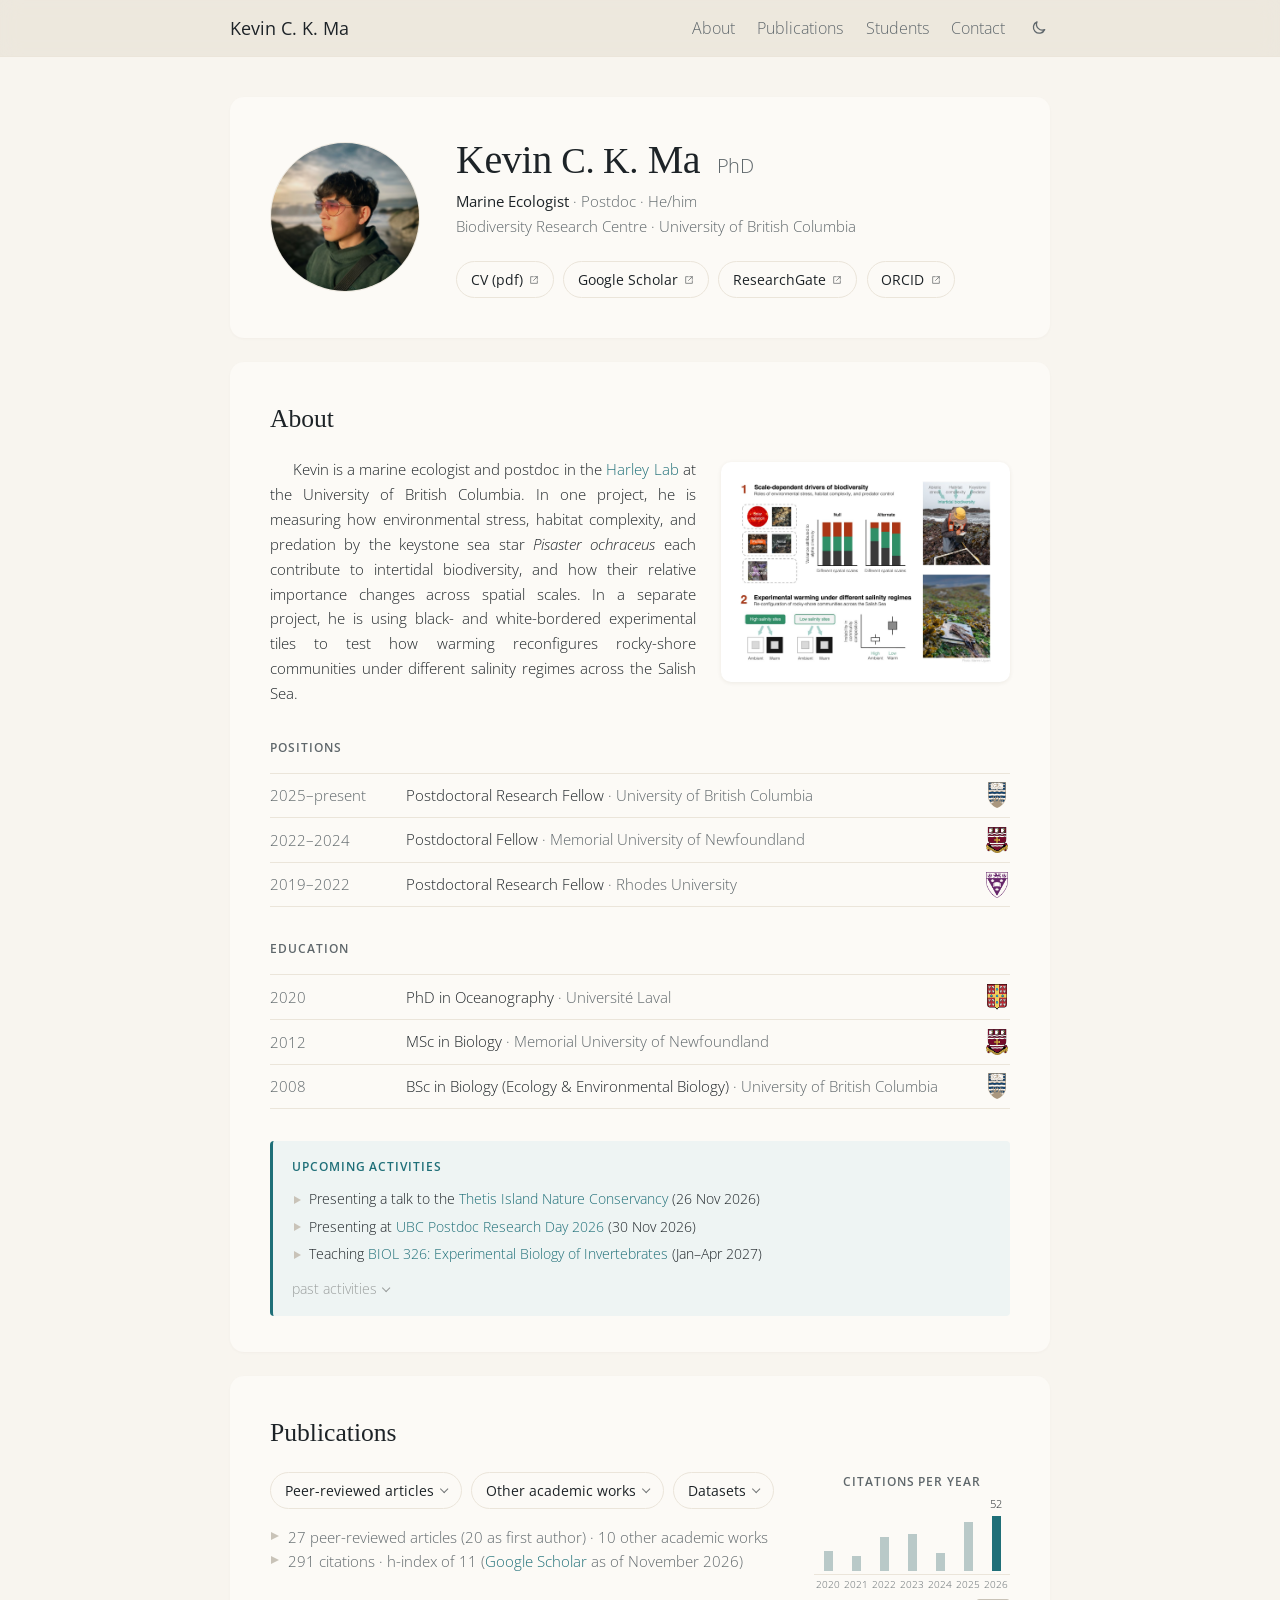
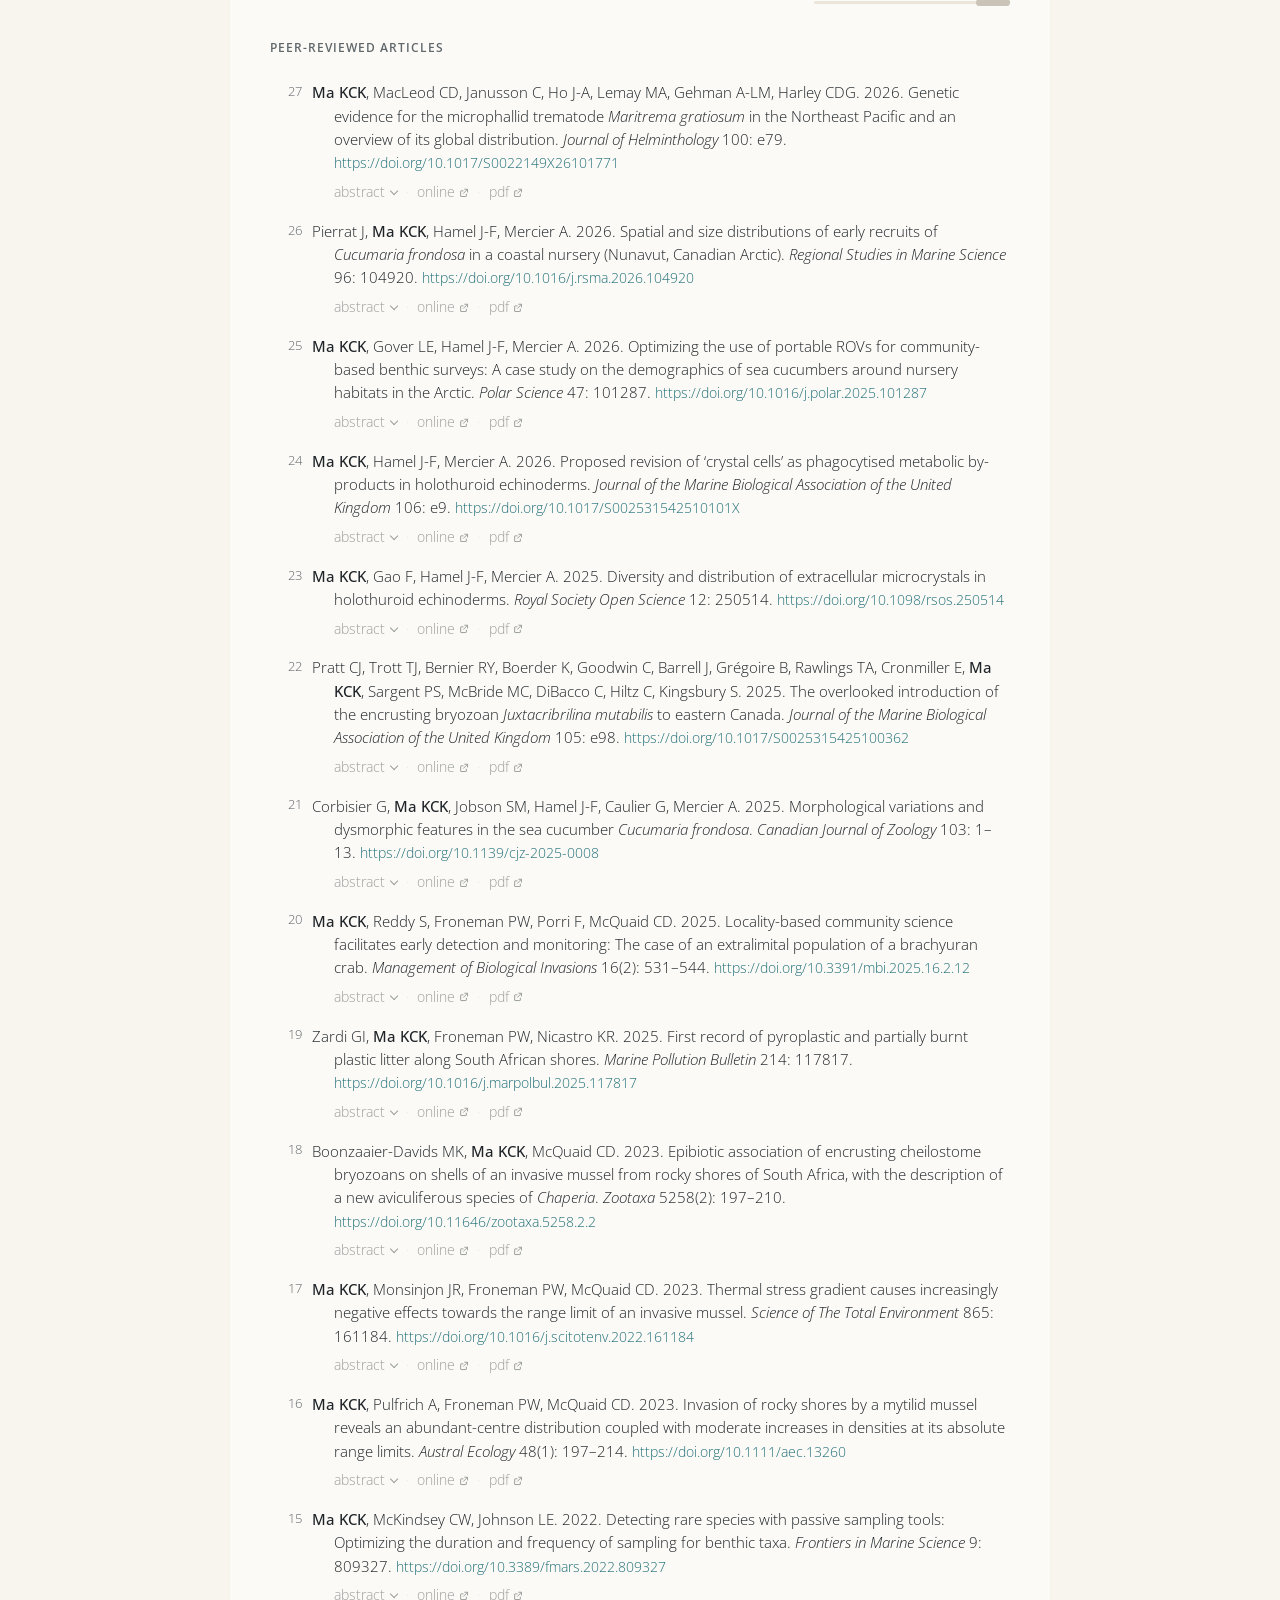
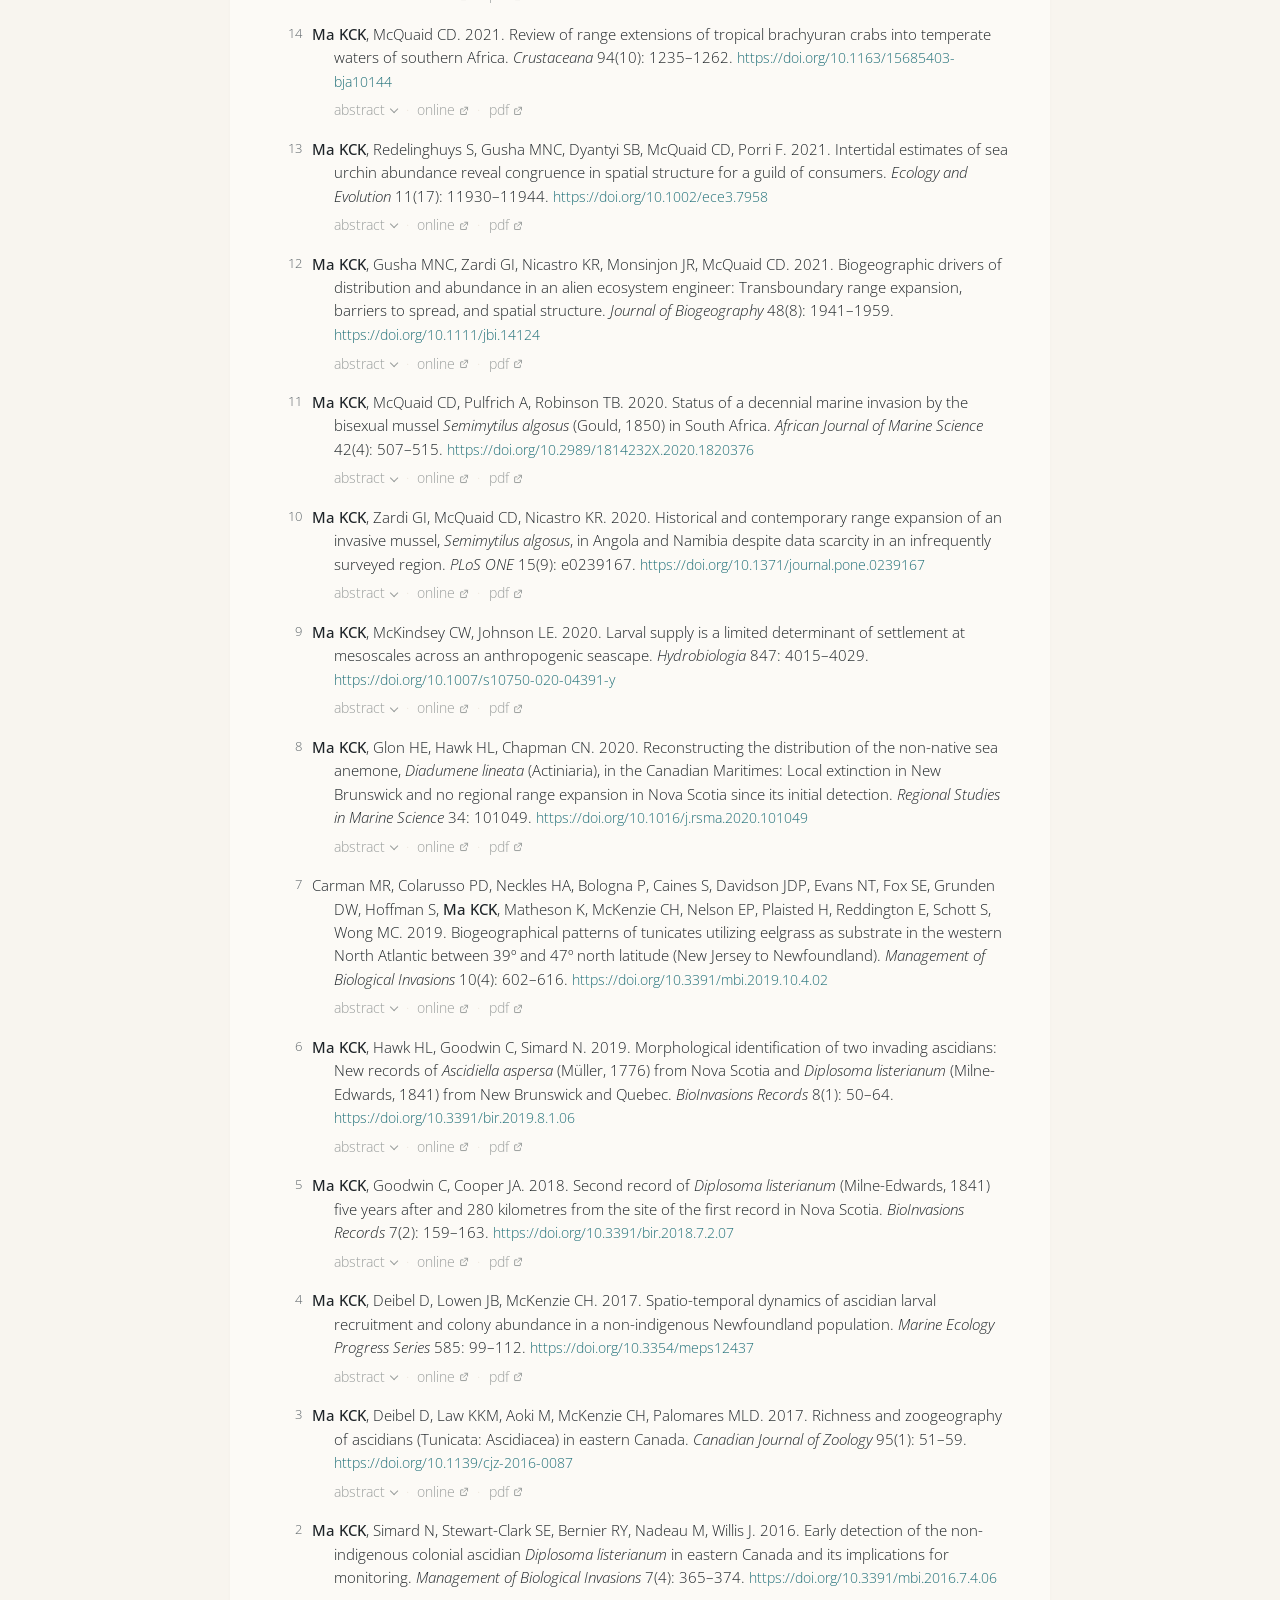
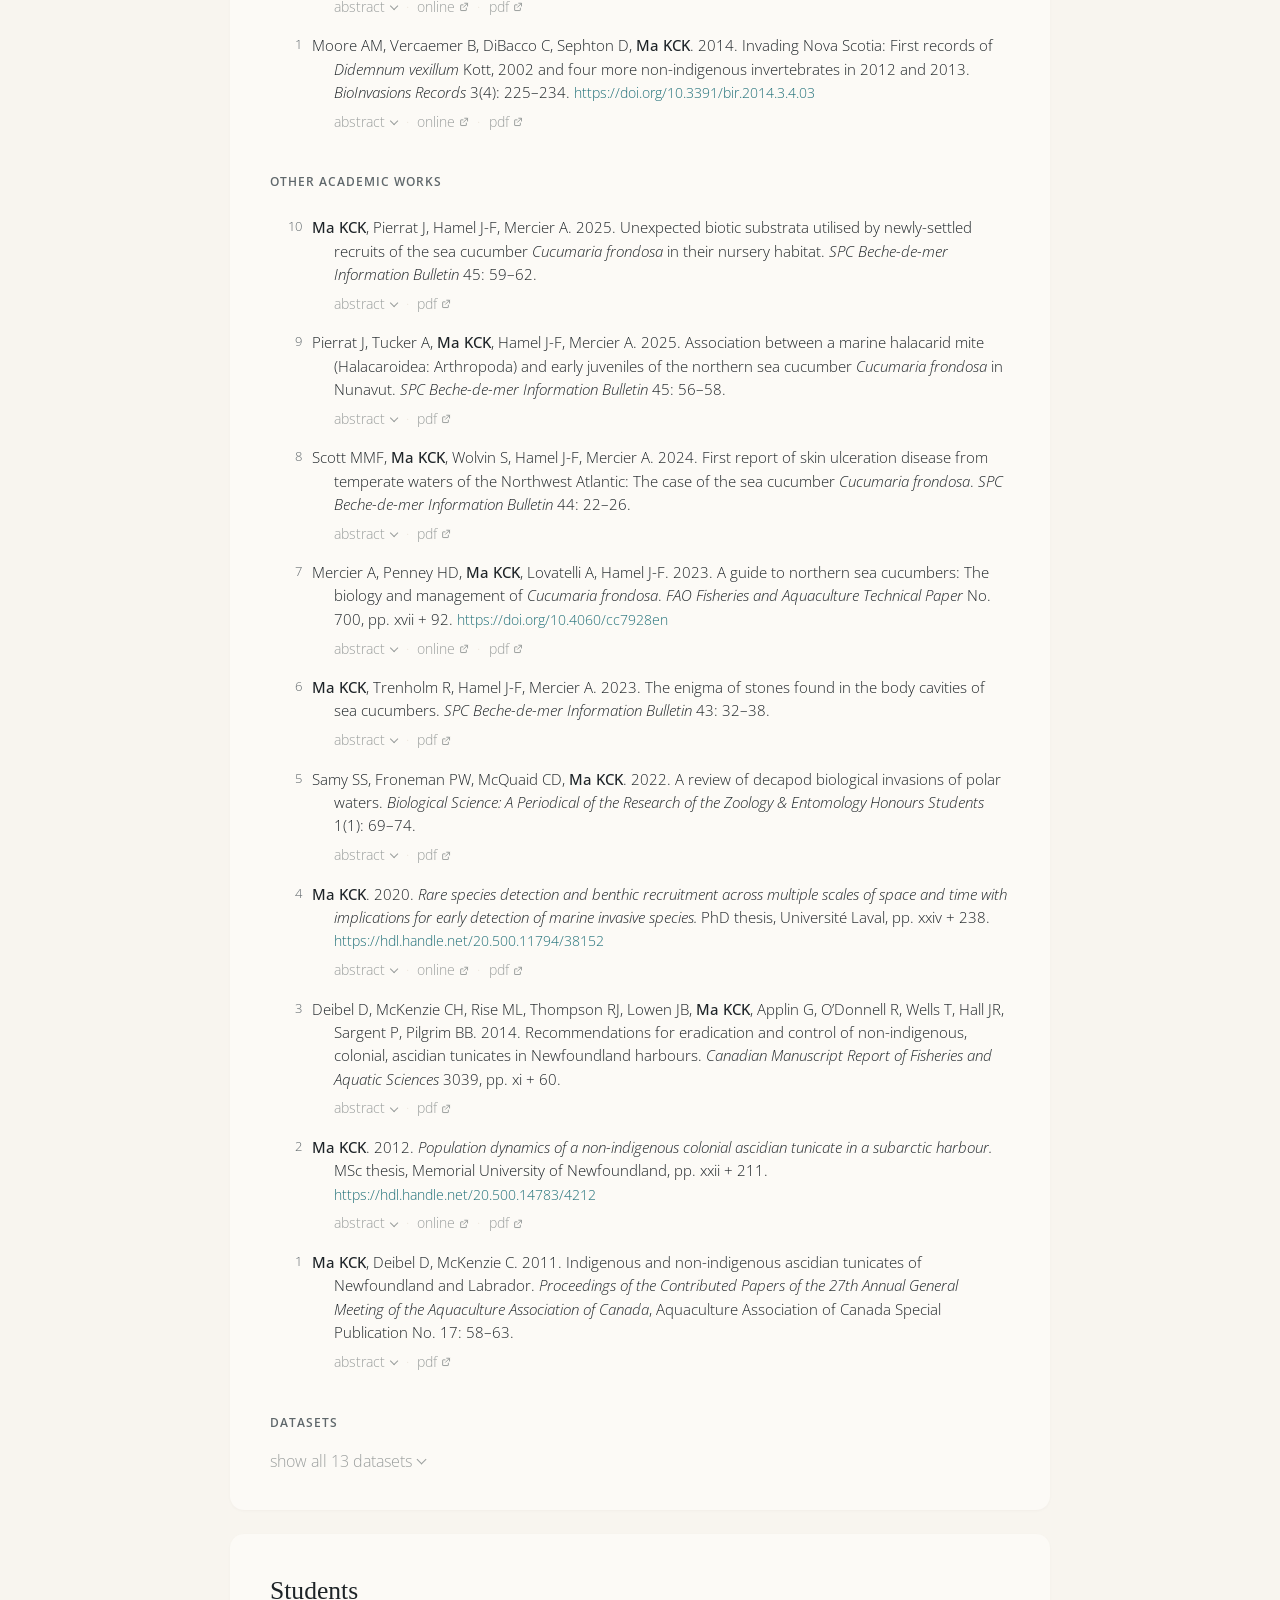
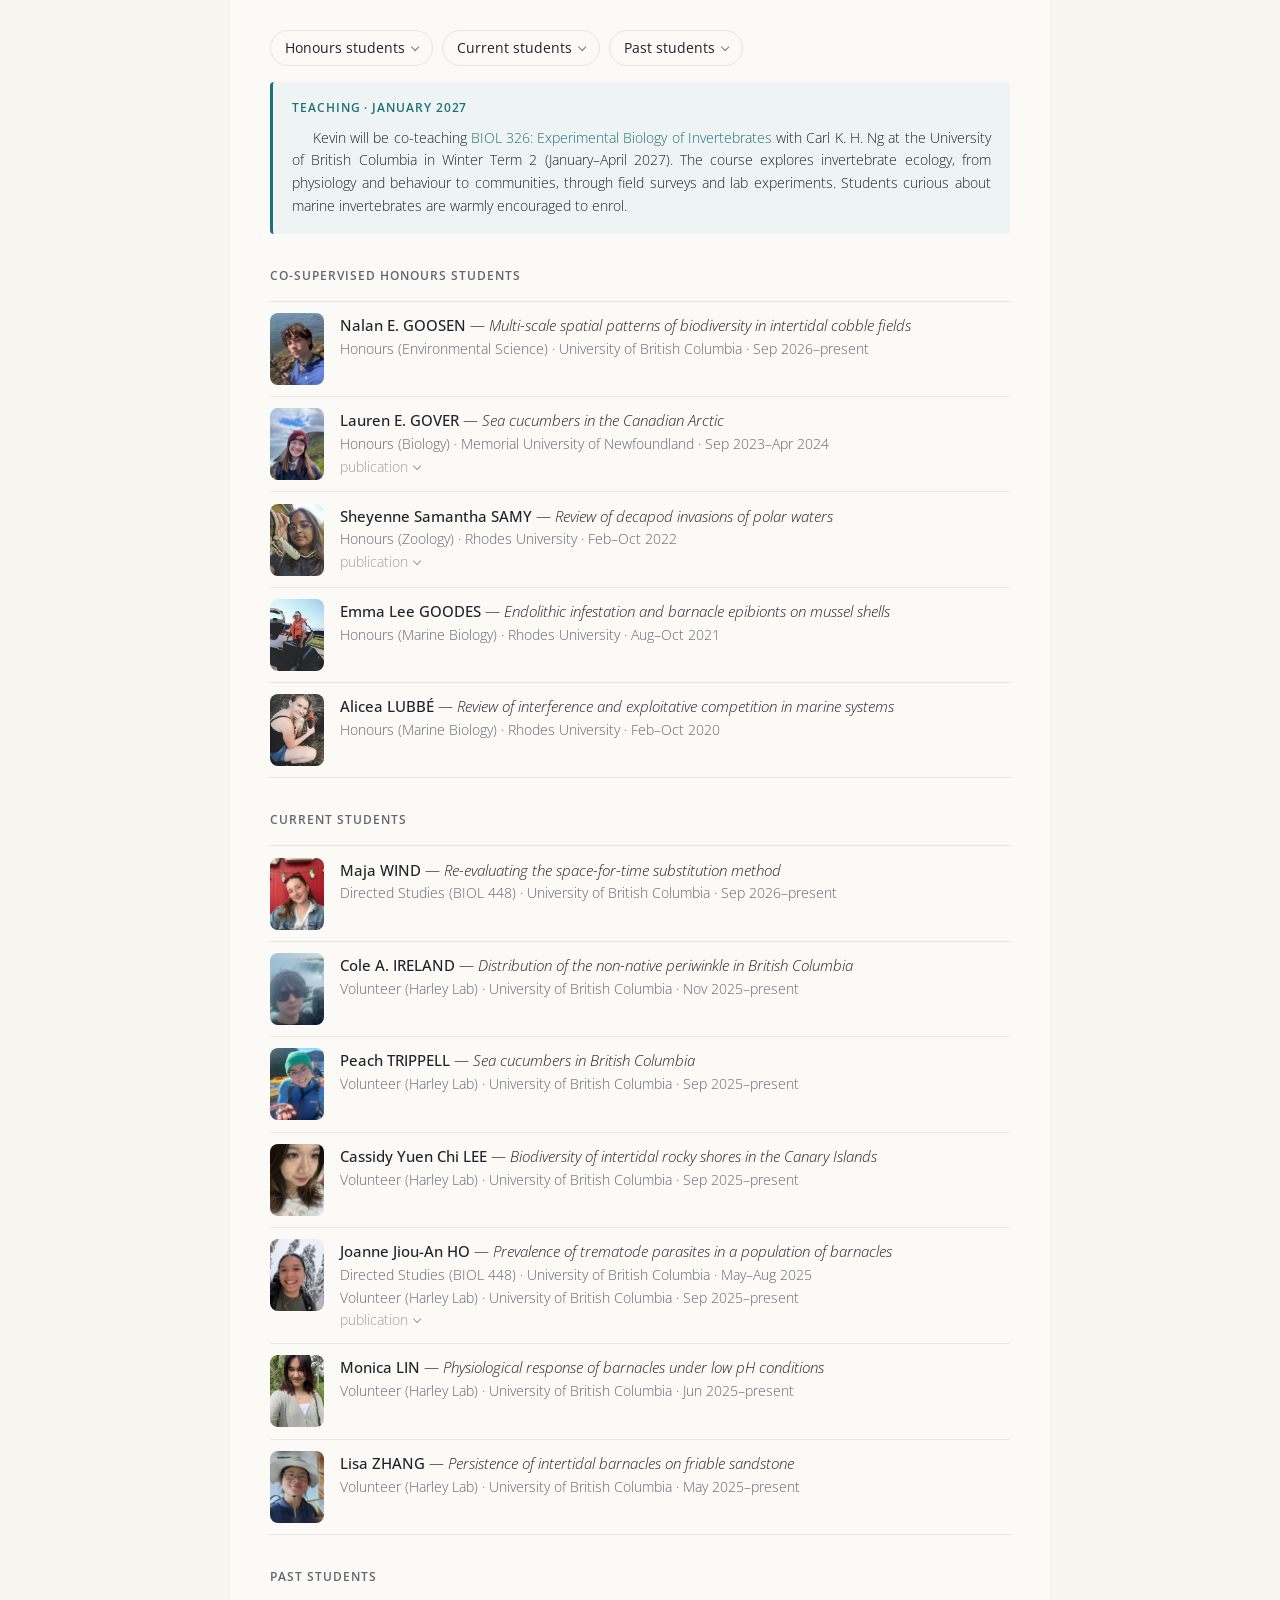
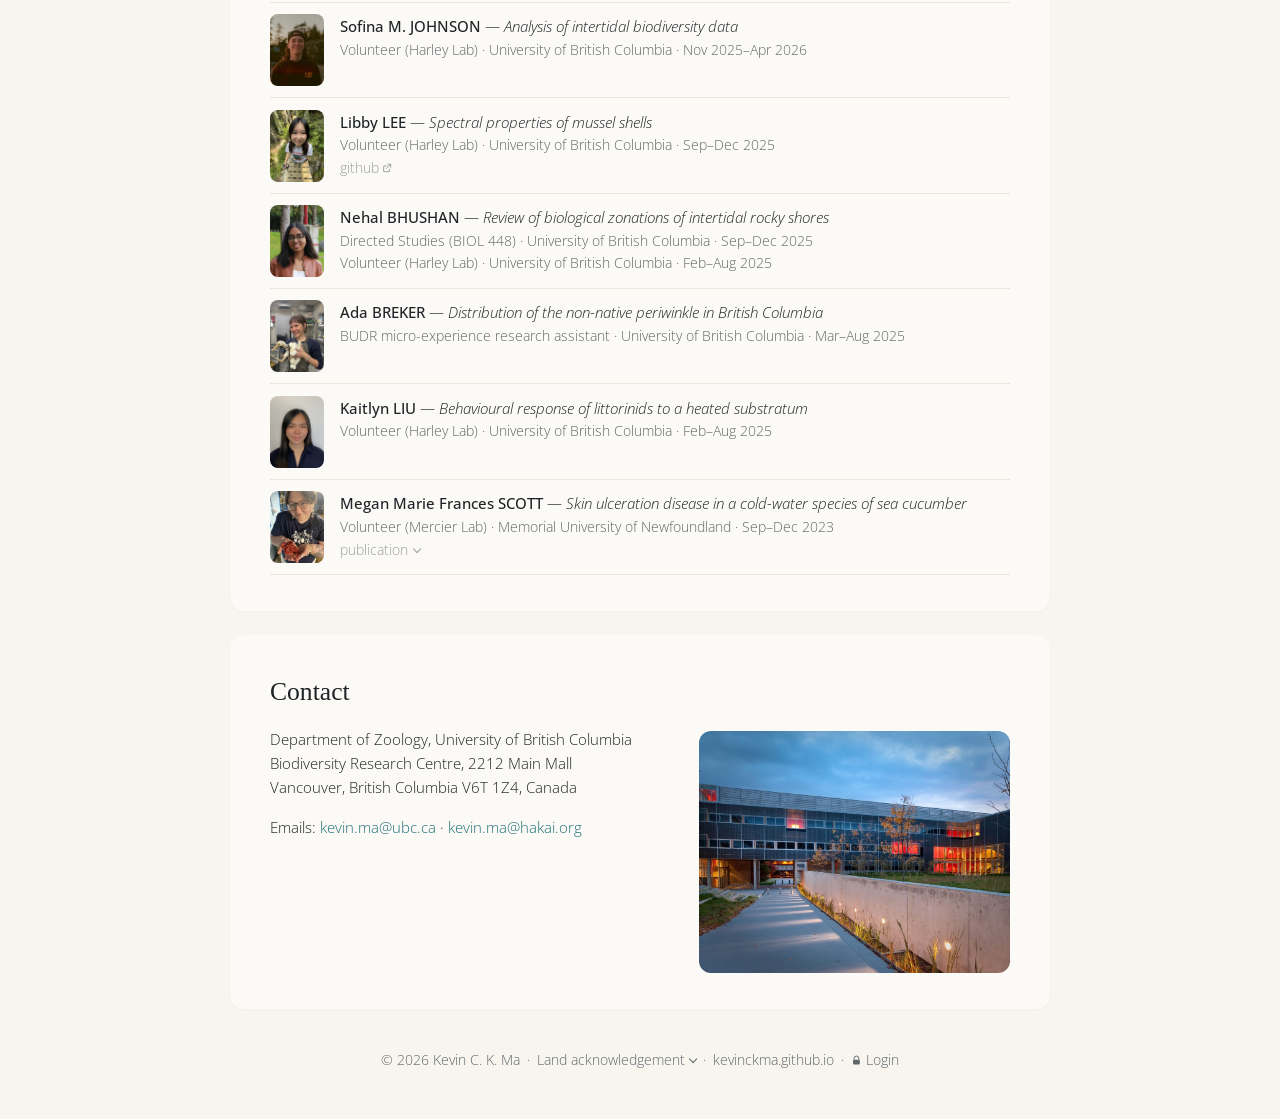
<file: index.html>
<!doctype html>
<html lang="en">
<head>
<meta charset="utf-8">
<meta name="viewport" content="width=device-width, initial-scale=1">
<title>Kevin C. K. Ma | Marine Ecologist, University of British Columbia</title>
<link rel="canonical" href="https://kevinckma.github.io/">
<meta name="google-site-verification" content="5efsHtIHarrgBvuvXZxoutUvDJueVjiEYx-uxWmHGXc">
<meta name="author" content="Kevin C. K. Ma">
<meta property="og:type" content="profile">
<meta property="og:title" content="Kevin C. K. Ma | Marine Ecologist">
<meta property="og:description" content="Kevin C. K. Ma — marine ecologist and postdoctoral research fellow at the University of British Columbia, studying rocky-shore intertidal ecology, biodiversity, and climate change.">
<meta property="og:url" content="https://kevinckma.github.io/">
<meta property="og:image" content="https://kevinckma.github.io/images/profile.jpg">
<meta property="profile:first_name" content="Kevin">
<meta property="profile:last_name" content="Ma">
<meta name="twitter:card" content="summary">
<script type="application/ld+json">
{
  "@context": "https://schema.org",
  "@type": "Person",
  "name": "Kevin C. K. Ma",
  "alternateName": ["Kevin Ma", "Kevin C.K. Ma", "KCK Ma"],
  "url": "https://kevinckma.github.io/",
  "image": "https://kevinckma.github.io/images/profile.jpg",
  "jobTitle": "Postdoctoral Research Fellow",
  "description": "Marine ecologist studying rocky-shore intertidal ecology, biodiversity, biological invasions and climate change.",
  "worksFor": {"@type": "CollegeOrUniversity", "name": "University of British Columbia", "url": "https://www.ubc.ca/"},
  "affiliation": [{"@type": "Organization", "name": "Hakai Institute", "url": "https://hakai.org/"}],
  "alumniOf": [{"@type": "CollegeOrUniversity", "name": "Université Laval"}, {"@type": "CollegeOrUniversity", "name": "Memorial University of Newfoundland"}],
  "knowsAbout": ["Marine ecology", "Intertidal ecology", "Biodiversity", "Biological invasions", "Invasion biology", "Climate change", "Marine invertebrates", "Sea cucumbers"],
  "sameAs": [
    "https://scholar.google.com/citations?user=1VgV6HAAAAAJ",
    "https://orcid.org/0000-0003-1678-077X",
    "https://www.researchgate.net/profile/Kevin_Ma2",
    "https://github.com/kevinckma",
    "https://www.zoology.ubc.ca/harleylab/the_herd/"
  ]
}
</script>
<link rel="icon" href="/favicon.svg" type="image/svg+xml">
<link rel="icon" href="/favicon-32.png" sizes="32x32" type="image/png">
<link rel="apple-touch-icon" href="/apple-touch-icon.png">
<meta name="description" content="Kevin C. K. Ma — marine ecologist and postdoctoral research fellow at the University of British Columbia, studying rocky-shore intertidal ecology, biodiversity, and climate change.">
<link rel="preconnect" href="https://fonts.googleapis.com">
<link rel="preconnect" href="https://fonts.gstatic.com" crossorigin>
<link href="https://fonts.googleapis.com/css2?family=Tinos:ital,wght@0,400;0,700;1,400&family=Open+Sans:ital,wght@0,300;0,400;0,500;0,600;1,300&display=swap" rel="stylesheet">
<style>
  :root {
    --bg: #f8f5ef;
    --card: #fcfaf6;
    --text: #1d2327;
    --muted: #5f676b;
    --rule: #ebe5da;
    --card-border: #eee9e0;
    --accent: #1f6f78;
    --accent-soft: #eef4f3;
    --serif: "Tinos", "Times New Roman", Times, serif;
    --sans: "Open Sans", "Helvetica Neue", Helvetica, Arial, sans-serif;
    color-scheme: light;
  }
  * { box-sizing: border-box; }
  html { scroll-behavior: smooth; scroll-padding-top: 5rem; }
  body {
    margin: 0;
    background: var(--bg);
    color: var(--text);
    font-family: var(--sans);
    font-size: 16px;
    font-weight: 300;
    line-height: 1.65;
  }
  a { color: var(--accent); text-decoration: none; }
  a:hover { text-decoration: underline; text-underline-offset: 2px; }
  em { font-style: italic; }

  /* Nav */
  nav {
    position: sticky; top: 0; z-index: 10;
    background: rgba(228, 221, 208, 0.55);
    -webkit-backdrop-filter: blur(10px) saturate(1.1);
    backdrop-filter: blur(10px) saturate(1.1);
    border-bottom: 1px solid var(--rule);
  }
  .nav-inner {
    max-width: 860px; margin: 0 auto; padding: 0.8rem 1.25rem;
    display: flex; align-items: center; justify-content: space-between; gap: 1rem;
  }
  .nav-name { font-family: var(--sans); font-weight: 400; font-size: 1.15rem; color: var(--text); }
  .nav-links { display: flex; gap: 1.4rem; flex-wrap: wrap; font-size: 1rem; }
  .nav-links a { color: var(--muted); }
  .nav-links a:hover { color: var(--accent); text-decoration: none; }

  main { max-width: 860px; margin: 0 auto; padding: 0 1.25rem 2.5rem; }

  /* Header */
  header.intro, section {
    background: var(--card);
    border: 0;
    border-radius: 14px;
    box-shadow: 0 1px 3px rgba(60, 45, 20, 0.03);
    padding: 2.25rem 2.5rem;
    margin-top: 1.5rem;
  }
  header.intro {
    margin-top: 2.5rem; padding: 2.5rem;
    display: flex; align-items: center; gap: 2.25rem;
  }
  .photo {
    width: 150px; height: 150px; flex-shrink: 0;
    border-radius: 50%; object-fit: cover; object-position: center 25%;
    border: 1px solid var(--card-border);
  }
  section > :last-child { margin-bottom: 0; }
  h1 {
    font-family: var(--serif); font-weight: 400; font-size: 2.5rem;
    line-height: 1.15; margin: 0 0 0.4rem; letter-spacing: -0.01em;
  }
  .role { font-size: 15px; color: var(--muted); margin: 0; }
  .role strong { color: var(--text); font-weight: 400; }
  .links { display: flex; flex-wrap: wrap; gap: 0.6rem; margin-top: 1.4rem; }
  .links a {
    font-size: 0.88rem; font-weight: 400;
    padding: 0.35rem 0.85rem; border: 1px solid var(--rule); border-radius: 999px;
    color: var(--text);
  }
  .links a:hover { border-color: var(--accent); color: var(--accent); text-decoration: none; }

  h2 {
    font-family: var(--serif); font-weight: 400; font-size: 1.6rem;
    margin: 0 0 1.1rem;
  }
  h3 {
    font-family: var(--sans); font-size: 0.78rem; font-weight: 600;
    text-transform: uppercase; letter-spacing: 0.08em; color: var(--muted);
    margin: 2rem 0 0.9rem;
  }
  p { margin: 0 0 1rem; }
  #about > p, .about-intro > p {
    text-align: justify; text-indent: 1.5em; font-size: 0.94rem;
    hyphens: auto; -webkit-hyphens: auto;
  }

  /* Timeline */
  .timeline { list-style: none; margin: 0; padding: 0; }
  .timeline li {
    display: grid; grid-template-columns: 7.5rem 1fr 26px; gap: 1rem; align-items: center;
    padding: 0.55rem 0; border-top: 1px solid var(--rule);
  }
  .timeline li:last-child { border-bottom: 1px solid var(--rule); }
  .timeline .yr { color: var(--muted); font-variant-numeric: tabular-nums; font-size: 0.92rem; }
  .timeline .what { font-size: 0.95rem; }
  .timeline .what span { color: var(--muted); }
  .timeline .logo { height: 26px; width: auto; max-width: 56px; object-fit: contain; display: block; justify-self: center; filter: saturate(0.7); }

  /* Publications */
  ol.pubs { margin: 0; padding-left: 0; list-style: none; counter-reset: pub; }
  ol.pubs li {
    position: relative; padding: 0.55rem 0 0.55rem calc(2.6rem + 1.5em);
    text-indent: -1.5em;  /* hanging indent: first line flush, the rest indented */
    font-size: 0.94rem; line-height: 1.55;
  }
  ol.pubs li > * { text-indent: 0; }
  ol.pubs li::before { text-indent: 0; }
  ol.pubs li::before {
    counter-increment: pub; content: counter(pub);
    position: absolute; left: 0; top: 0.6rem; width: 2rem; text-align: right;
    color: var(--muted); font-size: 0.8rem; font-variant-numeric: tabular-nums;
  }
  ol.pubs li[data-n]::before { content: attr(data-n); }
  .me { font-weight: 500; }
  .pub-summary { color: var(--muted); font-size: 0.92rem; }
  .pub-summary span { display: block; position: relative; padding-left: 1.2em; }
  .pub-summary span::before {
    content: ""; position: absolute; left: 0.1em; top: 0.5em;
    border-left: 0.56em solid #c9c3b8;
    border-top: 0.32em solid transparent; border-bottom: 0.32em solid transparent;
  }
  header.intro .links a::after {
    content: ""; display: inline-block; width: 0.72em; height: 0.72em;
    margin-left: 0.45em; vertical-align: -0.04em;
    background: currentColor; opacity: 0.55;
    -webkit-mask: url("data:image/svg+xml,%3Csvg xmlns='http://www.w3.org/2000/svg' viewBox='0 0 24 24' fill='none' stroke='black' stroke-width='2.2' stroke-linecap='square'%3E%3Cpath d='M10 4H4v16h16v-6'/%3E%3Cpath d='M14 4h6v6'/%3E%3Cpath d='M20 4L11 13'/%3E%3C/svg%3E") center / contain no-repeat;
    mask: url("data:image/svg+xml,%3Csvg xmlns='http://www.w3.org/2000/svg' viewBox='0 0 24 24' fill='none' stroke='black' stroke-width='2.2' stroke-linecap='square'%3E%3Cpath d='M10 4H4v16h16v-6'/%3E%3Cpath d='M14 4h6v6'/%3E%3Cpath d='M20 4L11 13'/%3E%3C/svg%3E") center / contain no-repeat;
  }
  .links.pub-jump { margin: 0 0 1rem; }
  .links.pub-jump a::after {
    content: ""; display: inline-block; width: 0.38em; height: 0.38em;
    margin-left: 0.5em; vertical-align: 0.22em;
    border-right: 1.2px solid currentColor; border-bottom: 1.2px solid currentColor;
    transform: rotate(45deg); opacity: 0.6;
  }
  .pub-head { display: flex; align-items: flex-start; justify-content: space-between; gap: 1.25rem; flex-wrap: wrap; margin-bottom: 0.5rem; }
  .pub-head .pub-left { flex: 1 1 320px; }
  .pub-head .pub-summary { margin: 0; }
  .cites { margin: 0; width: 196px; flex: 0 0 auto; }
  .cites figcaption { font-size: 0.72rem; font-weight: 600; letter-spacing: 0.08em; text-transform: uppercase; color: var(--muted); margin-bottom: 0.35rem; text-align: center; }
  .cscroll { overflow-x: auto; scrollbar-width: none; }
  .cscroll::-webkit-scrollbar { display: none; }
  .cslider { -webkit-appearance: none; appearance: none; display: block; width: 100%; height: 3px; margin: 8px 0 2px; background: var(--rule); border-radius: 2px; outline: none; cursor: pointer; }
  .cslider::-webkit-slider-thumb { -webkit-appearance: none; width: 34px; height: 7px; border-radius: 4px; background: #c9c3b8; border: 0; }
  .cslider::-moz-range-thumb { width: 34px; height: 7px; border-radius: 4px; background: #c9c3b8; border: 0; }
  .cslider:hover::-webkit-slider-thumb, .cslider:focus::-webkit-slider-thumb { background: var(--accent); }
  .cslider:hover::-moz-range-thumb, .cslider:focus::-moz-range-thumb { background: var(--accent); }
  .cinner { display: flex; width: max-content; padding-top: 14px; }
  .ccol { width: 28px; display: flex; flex-direction: column; align-items: center; outline: none; cursor: default; }
  .cbar { position: relative; width: 9px; height: 60px; display: flex; align-items: flex-end; }
  .cbar::before { content: ""; width: 100%; height: var(--h); background: #b9c9c8; transition: background 0.15s; }
  .ccol:hover .cbar::before, .ccol:focus .cbar::before { background: var(--accent); }
  .cval { position: absolute; left: 50%; bottom: calc(var(--h) + 2px); transform: translateX(-50%); font-size: 0.66rem; color: var(--text); opacity: 0; transition: opacity 0.15s; pointer-events: none; }
  .ccol:hover .cval, .ccol:focus .cval { opacity: 1; }
  .ccol.active .cbar::before { background: var(--accent); }
  .ccol.active .cval { opacity: 1; }
  .cinner:hover .ccol.active:not(:hover) .cbar::before { background: #b9c9c8; }
  .cinner:hover .ccol.active:not(:hover) .cval { opacity: 0; }
  .cyr { font-size: 0.6rem; color: var(--muted); margin-top: 3px; border-top: 1px solid var(--rule); width: 100%; text-align: center; padding-top: 2px; }
  .contact-wrap { display: flex; gap: 2rem; align-items: flex-start; }
  .contact-text { flex: 1 1 auto; font-size: 0.92rem; }
  .contact-text p:first-child { margin-top: -0.3em; }
  .contact-text p:last-child { margin-bottom: 0; }
  .contact-photo { flex: 0 0 42%; width: 42%; aspect-ratio: 9 / 7; object-fit: cover; border-radius: 12px; display: block; }
  @media (max-width: 640px) { .contact-wrap { flex-direction: column; align-items: stretch; gap: 1.25rem; } .contact-photo { width: 100%; flex-basis: auto; } }
  .ptitle { color: var(--text); }
  .ptitle.book { font-style: italic; }
  .ptitle.book em { font-style: normal; }
  .venue { font-style: italic; }
  .doi { font-size: 0.85rem; overflow-wrap: anywhere; }
  .actions { margin-top: 0.4rem; font-size: 0.85rem; display: flex; align-items: baseline; gap: 0.55rem; flex-wrap: wrap; }
  .abs-toggle {
    font: inherit; font-size: 0.85rem; color: #9a9e9d;
    background: none; border: 0; padding: 0; cursor: pointer;
    white-space: nowrap;
  }
  .sep { color: var(--rule); }
  .oa { color: #9a9e9d; white-space: nowrap; }
  .oa:hover { color: var(--accent); }
  .abs-toggle::after {
    content: ""; display: inline-block; width: 0.38em; height: 0.38em;
    margin-left: 0.4em; vertical-align: 0.2em;
    border-right: 1.2px solid currentColor; border-bottom: 1.2px solid currentColor;
    transform: rotate(45deg); transition: transform 0.25s ease;
  }
  .abs-toggle:hover, .abs-toggle[aria-expanded="true"] { color: var(--accent); }
  .abs-toggle[aria-expanded="true"]::after { transform: translateY(0.15em) rotate(-135deg); }
  .abs { display: grid; grid-template-rows: 0fr; transition: grid-template-rows 0.3s ease; }
  .abs.open { grid-template-rows: 1fr; }
  .abs > div { overflow: hidden; }
  .abs-body {
    margin: 0.6rem 0 0.3rem; padding: 0.85rem 1.1rem;
    background: var(--bg); border-radius: 8px;
  }
  .abs-thumb { display: block; width: 110px; height: auto; border-radius: 8px; border: 1px solid var(--card-border); margin: 0.75rem 0 0; background: #fff; }
  .abs-foot { display: flex; gap: 1.1rem; align-items: flex-start; margin-top: 1.4rem; }
  .abs-foot .abs-thumb { margin: 0; flex: 0 0 auto; cursor: zoom-in; }
  .abs-dates { margin: 0; display: grid; grid-template-columns: auto 1fr; column-gap: 0.8rem; row-gap: 0.1rem; font-size: 0.8rem; line-height: 1.5; color: var(--muted); }
  .abs-dates dt { color: var(--muted); }
  .abs-supp { display: flex; flex-direction: column; gap: 0.1rem; font-size: 0.8rem; line-height: 1.5; margin-left: 0.6rem; }
  .abs-supp a { color: #9a9e9d; white-space: nowrap; }
  .abs-supp a:hover { color: var(--accent); }
  .nt { width: 0.72em; height: 0.72em; margin-left: 0.25em; vertical-align: -0.02em; }
  .abs-dates dd { margin: 0; color: var(--text); }
  .lightbox { position: fixed; inset: 0; z-index: 50; background: rgba(20, 24, 26, 0.72); display: none; align-items: center; justify-content: center; padding: 1.5rem; cursor: zoom-out; }
  .lightbox.open { display: flex; }
  .about-intro { display: flex; gap: 1.6rem; align-items: flex-start; }
  .about-intro > p { flex: 1; min-width: 0; margin: 0; }
  .about-fig { flex: 0 0 39%; margin: 0.3rem 0 0; }
  .about-fig img { display: block; width: 100%; height: auto; box-sizing: border-box; padding: 16px; background: #fff; border-radius: 10px; cursor: zoom-in; box-shadow: 0 1px 4px rgba(60,45,20,0.08); }
  @media (max-width: 640px) { .about-intro { flex-direction: column; gap: 1.1rem; } .about-fig { flex-basis: auto; width: 100%; } }
  .lightbox img.wide { max-width: 96vw; padding: 2rem; box-sizing: border-box; }
  .lightbox img { max-width: min(92vw, 820px); max-height: 92vh; width: auto; height: auto; border-radius: 10px; background: #fff; box-shadow: 0 10px 40px rgba(0,0,0,0.35); }
  .abs p {
    margin: 0 0 0.5rem;
    font-size: 0.88rem; line-height: 1.6; color: var(--text);
    text-indent: 1.5em;
    text-align: justify; hyphens: auto; -webkit-hyphens: auto;
  }
  .abs p:last-child { margin-bottom: 0; }
  .abs p.abs-h { text-indent: 0; font-weight: 500; margin-bottom: 0.1rem; }

  /* Students */
  .people { list-style: none; margin: 0; padding: 0; }
  .people li { padding: 0.7rem 0; border-top: 1px solid var(--rule); font-size: 0.94rem; display: flex; gap: 1rem; align-items: flex-start; }
  .people .sphoto { cursor: zoom-in; flex: 0 0 54px; width: 54px; aspect-ratio: 3 / 4; height: auto; object-fit: cover; border-radius: 8px; display: block; background: #ece6dc; }
  .people .sbody { flex: 1; min-width: 0; }
  .people li:last-child { border-bottom: 1px solid var(--rule); }
  .people .name { font-weight: 500; }
  .people .stopic { font-style: italic; }
  .people .stopic em { font-style: normal; }
  .people .meta { color: var(--muted); font-size: 0.86rem; }
  .people .actions { margin-top: 0; font-size: 0.86rem; line-height: inherit; }
  .people .actions .abs-toggle { font-size: inherit; line-height: inherit; }
  .abs p.spub-cite { padding-left: 1.5em; text-indent: -1.5em; text-align: left; margin-bottom: 0.6rem; }
  .abs p.spub-oa { text-indent: 0; text-align: left; margin-top: 0.6rem; font-size: 0.85rem; }

  .callout {
    background: var(--accent-soft); border-left: 3px solid var(--accent);
    padding: 1rem 1.2rem; border-radius: 4px; margin: 0 0 1rem;
  }
  .callout p:last-child { margin: 0; }
  .announce { margin: 0 0 1.5rem; font-size: 0.86rem; }
  .announce-list { margin: 2rem 0 0; }
  .announce p { text-indent: 1.5em; text-align: justify; hyphens: auto; -webkit-hyphens: auto; }
  .announce-list ul { list-style: none; margin: 0; padding: 0; }
  .announce-list li { position: relative; padding: 0.15rem 0 0.15rem 1.2em; }
  .announce-list li::before {
    content: ""; position: absolute; left: 0.1em; top: calc(0.15rem + 0.55em);
    border-left: 0.56em solid #c9c3b8;
    border-top: 0.32em solid transparent; border-bottom: 0.32em solid transparent;
  }
  .past-toggle { display: inline-block; margin-top: 0.6rem; font-size: inherit; }
  .ds-toggle { margin-top: 0; }
  .abs.ds > div > ol { padding-top: 0.6rem; }
  .announce-list .past > div > ul { padding-top: 0.5rem; }
  .announce-list .atext { flex: 1; min-width: 0; }
  .announce-list .adate { flex: 0 0 4.6rem; color: var(--muted); font-variant-numeric: tabular-nums; white-space: nowrap; }
  .announce-label { display: block; font-size: 0.72rem; font-weight: 600; letter-spacing: 0.08em; text-transform: uppercase; color: var(--accent); margin-bottom: 0.6rem; }

  footer {
    max-width: 860px; margin: 0 auto; padding: 0 1.25rem 3rem;
    color: var(--muted); font-size: 0.85rem; text-align: center;
  }
  footer .fsep { margin: 0 0.5em; }
  footer .portal, footer .flink { color: var(--muted); text-decoration: none; white-space: nowrap; }
  footer .portal:hover, footer .flink:hover { color: var(--accent); }
  footer .portal svg { width: 0.8em; height: 0.8em; margin-right: 0.3em; vertical-align: -0.05em; }
  footer .la-toggle { font: inherit; color: var(--muted); background: none; border: 0; padding: 0; cursor: pointer; white-space: nowrap; }
  footer .la-toggle:hover { color: var(--accent); }
  footer .la-toggle::after {   /* same chevron as the "abstract" toggles */
    content: ""; display: inline-block; width: 0.38em; height: 0.38em;
    margin-left: 0.4em; vertical-align: 0.2em;
    border-right: 1.2px solid currentColor; border-bottom: 1.2px solid currentColor;
    transform: rotate(45deg); transition: transform 0.25s ease;
  }
  footer .la-toggle[aria-expanded="true"] { color: var(--accent); }
  footer .la-toggle[aria-expanded="true"]::after { transform: translateY(0.15em) rotate(-135deg); }
  footer .land-ack { display: none; margin: 1rem 0 0; padding: 0 2.5rem; text-align: left; line-height: 1.55; }   /* same text width as the sections */
  footer .land-ack.open { display: block; }
  footer .land-ack p { margin: 0 0 0.75em; text-align: justify; hyphens: auto; }

  @media (max-width: 640px) {
    html { font-size: 14.5px; }
    body { font-size: 14.5px; }
    .role { font-size: 13.5px; }
    h1 { font-size: 2.05rem; }
    header.intro, section { padding: 1.5rem 1.25rem; border-radius: 12px; margin-top: 1rem; }
    footer .land-ack { padding: 0 1.25rem; }
    header.intro { margin-top: 1.25rem; padding-top: 1.75rem; flex-direction: column; align-items: flex-start; gap: 1.25rem; }
    .photo { width: 112px; height: 112px; }
    .nav-name { display: none; }
    .nav-links { gap: 1rem; font-size: 0.92rem; flex: 1; justify-content: space-between; flex-wrap: nowrap; }
    .timeline li { grid-template-columns: 1fr 26px; column-gap: 0.75rem; row-gap: 0; }
    .timeline .yr { grid-column: 1; }
    .timeline .what { grid-column: 1; }
    .timeline .logo { grid-column: 2; grid-row: 1 / span 2; }
    ol.pubs li { padding-left: calc(2.1rem + 1em); text-indent: -1em; }
    #about > p, .about-intro > p, .abs p, .announce p { text-indent: 1em; }
    .abs p.abs-h, .abs p.spub-oa { text-indent: 0; }
    .abs p.spub-cite { padding-left: 1em; text-indent: -1em; }
    ol.pubs li > .abs { margin-left: -1em; }
    ol.pubs li::before { width: 1.6rem; }
  }
  .cred { font-family: var(--sans); font-size: 0.5em; color: var(--muted); font-weight: 300; margin-left: 0.35em; }
  a.cred, a.cred:hover, a.cred:focus { color: var(--muted); text-decoration: none; cursor: default; outline: none; }
  .initials { font-size: 0.92em; }
</style>
<link rel="stylesheet" href="/site.css">
<script src="/site.js"></script>
</head>
<body>

<nav>
  <div class="nav-inner">
    <a class="nav-name" href="#">Kevin C. K. Ma</a>
    <div class="nav-links">
      <a href="#about">About</a>
      <a href="#publications">Publications</a>
      <a href="#students">Students</a>
      <a href="#contact">Contact</a>
    </div>
  </div>
</nav>

<main>
  <header class="intro">
    <img class="photo" src="images/profile.jpg?v=2026-11-17b" alt="Kevin C. K. Ma">
    <div>
      <h1>Kevin <span class="initials">C. K.</span> Ma <a class="cred" href="research/">PhD</a></h1>
      <p class="role"><strong>Marine Ecologist</strong> · Postdoc · He/him<br>Biodiversity Research Centre · University of British Columbia</p>
      <div class="links">
        <a href="kckm_cv.pdf?v=2026-11-17" target="_blank" rel="noopener">CV (pdf)</a>
        <a href="https://scholar.google.com/citations?hl=en&amp;user=1VgV6HAAAAAJ" target="_blank" rel="noopener">Google Scholar</a>
        <a href="https://www.researchgate.net/profile/Kevin_Ma2" target="_blank" rel="noopener">ResearchGate</a>
        <a href="https://orcid.org/0000-0003-1678-077X" target="_blank" rel="noopener">ORCID</a>
      </div>
    </div>
  </header>

  <section id="about">
    <h2>About</h2>
    <div class="about-intro">
      <p>Kevin is a marine ecologist and postdoc in the <a href="https://www.zoology.ubc.ca/harleylab/the_herd/" target="_blank" rel="noopener">Harley Lab</a> at the University of British Columbia. In one project, he is measuring how environmental stress, habitat complexity, and predation by the keystone sea star <em>Pisaster ochraceus</em> each contribute to intertidal biodiversity, and how their relative importance changes across spatial scales. In a separate project, he is using black- and white-bordered experimental tiles to test how warming reconfigures rocky-shore communities under different salinity regimes across the Salish Sea.</p>
      <figure class="about-fig"><img class="zoomable" src="images/research-overview-1200.jpg" data-full="images/research-overview.jpg" alt="Research overview: (1) scale-dependent drivers of biodiversity — roles of environmental stress, habitat complexity, and predator control; (2) experimental warming under different salinity regimes — re-configuration of rocky-shore communities across the Salish Sea" loading="lazy"></figure>
    </div>

    <h3>Positions</h3>
    <ul class="timeline">
      <li><span class="yr">2025–present</span><span class="what">Postdoctoral Research Fellow <span>· University of British Columbia</span></span><img class="logo" src="logos/ubc-shield.png" alt="UBC" loading="lazy"></li>
      <li><span class="yr">2022–2024</span><span class="what">Postdoctoral Fellow <span>· Memorial University of Newfoundland</span></span><img class="logo" src="logos/memorial-shield.png" alt="Memorial University" loading="lazy"></li>
      <li><span class="yr">2019–2022</span><span class="what">Postdoctoral Research Fellow <span>· Rhodes University</span></span><img class="logo" src="logos/rhodes-shield.png" alt="Rhodes University" loading="lazy"></li>
    </ul>

    <h3>Education</h3>
    <ul class="timeline">
      <li><span class="yr">2020</span><span class="what">PhD in Oceanography <span>· Université Laval</span></span><img class="logo" src="logos/laval.png" alt="Université Laval" loading="lazy"></li>
      <li><span class="yr">2012</span><span class="what">MSc in Biology <span>· Memorial University of Newfoundland</span></span><img class="logo" src="logos/memorial-shield.png" alt="Memorial University" loading="lazy"></li>
      <li><span class="yr">2008</span><span class="what">BSc in Biology (Ecology &amp; Environmental Biology) <span>· University of British Columbia</span></span><img class="logo" src="logos/ubc-shield.png" alt="UBC" loading="lazy"></li>
    </ul>

    <div class="callout announce announce-list">
      <span class="announce-label">Upcoming activities</span>
      <ul>
        <li><span class="atext">Presenting a talk to the <a href="https://www.thetisislandnatureconservancy.org/" target="_blank" rel="noopener">Thetis Island Nature Conservancy</a> (26&nbsp;Nov&nbsp;2026)</span></li>
        <li><span class="atext">Presenting at <a href="https://www.postdocs.ubc.ca/event/101596-ubc-postdoc-research-day-2026" target="_blank" rel="noopener">UBC Postdoc Research Day 2026</a> (30&nbsp;Nov&nbsp;2026)</span></li>
        <li><span class="atext">Teaching <a href="https://biol326.wordpress.com" target="_blank" rel="noopener">BIOL 326: Experimental Biology of Invertebrates</a> (Jan–Apr 2027)</span></li>
      </ul>
      <button class="abs-toggle past-toggle" type="button" aria-expanded="false">past activities</button>
      <div class="abs past"><div>
      <ul>
        <li><span class="atext">Attended the <a href="https://www.wsn-online.org/" target="_blank" rel="noopener">Western Society of Naturalists 107th Annual Meeting</a> (12–15&nbsp;Nov&nbsp;2026)</span></li>
        <li><span class="atext">Attended the <a href="https://sentinels.hakai.org" target="_blank" rel="noopener">Sentinels of Change Fall Team Meeting</a> (22–23&nbsp;Oct&nbsp;2026)</span></li>
        <li><span class="atext">Attended the <a href="https://ibios.ubc.ca/research/data4nature/" target="_blank" rel="noopener">Data4Nature Workshop: Species identification through computer vision</a> (13&nbsp;Oct&nbsp;2026)</span></li>
        <li><span class="atext">Attended the <a href="https://ibios.ubc.ca/research/data4nature/" target="_blank" rel="noopener">Data4Nature Workshop: How to get data into and out of species databases</a> (22&nbsp;Sep&nbsp;2026)</span></li>
        <li><span class="atext">Joined the science delegation for the <a href="https://greencollege.ubc.ca/events/ed-yong-ubc-green-college" target="_blank" rel="noopener">Green College Dal Grauer Memorial Lecture</a> (17&nbsp;Sep&nbsp;2026)</span></li>
      </ul>
      <button class="abs-toggle past-toggle" type="button" aria-expanded="false">show all past activities</button>
      <div class="abs past"><div>
      <ul>
        <li><span class="atext">Completed the <a href="https://cirtl.ubc.ca/home-page/postdoc-internship/" target="_blank" rel="noopener">Postdoc Instructional Skills Workshop</a> (18&nbsp;&amp;&nbsp;25–26&nbsp;Jul&nbsp;2026)</span></li>
        <li><span class="atext">Presented at the <a href="https://oceans.ubc.ca/news-and-events/10-years-of-iof/iof-10-year-anniversary-symposium/" target="_blank" rel="noopener">Institute for the Oceans and Fisheries’ 10-Year Anniversary Symposium</a> (5&nbsp;May&nbsp;2026)</span></li>
        <li><span class="atext">Attended <a href="https://www.eventbrite.com/e/the-ecology-of-our-changing-shores-symposium-intertidal-exploration-tickets-1982558428629" target="_blank" rel="noopener">The Ecology of Our Changing Shores: Symposium &amp; Intertidal Exploration</a> (18&nbsp;Apr&nbsp;2026)</span></li>
        <li><span class="atext">Attended the <a href="https://sentinels.hakai.org" target="_blank" rel="noopener">Sentinels of Change Spring Team Meeting</a> (1–2&nbsp;Apr&nbsp;2026)</span></li>
        <li><span class="atext">Presented at the <a href="https://agu.org/osm26" target="_blank" rel="noopener">2026 Ocean Sciences Meeting</a> in Glasgow (22–27&nbsp;Feb&nbsp;2026)</span></li>
        <li><span class="atext">Attended the <a href="https://sentinels.hakai.org" target="_blank" rel="noopener">Sentinels of Change Fall Team Meeting</a> (24–26&nbsp;Oct&nbsp;2025)</span></li>
        <li><span class="atext">Presented at the <a href="https://biodiversity.ubc.ca/events/biodiversity-research-centre-symposium-and-open-house" target="_blank" rel="noopener">Biodiversity Research Centre Symposium and Open House</a> (17&nbsp;Sep&nbsp;2025)</span></li>
        <li><span class="atext">Attended the <a href="https://sentinels.hakai.org" target="_blank" rel="noopener">Sentinels of Change Spring Team Meeting</a> (19–20&nbsp;Feb&nbsp;2025)</span></li>
      </ul>
      </div></div>
      </div></div>
    </div>
  </section>

  <section id="publications">
    <h2>Publications</h2>
    <div class="pub-head">
      <div class="pub-left">
      <div class="links pub-jump">
      <a href="#pub-articles">Peer-reviewed articles</a>
      <a href="#pub-other">Other academic works</a>
      <a href="#pub-datasets">Datasets</a>
    </div>
      <p class="pub-summary"><span>27 peer-reviewed articles (20 as first author) · 10 other academic works</span><span>291 citations · h-index of 11 (<a href="https://scholar.google.com/citations?hl=en&amp;user=1VgV6HAAAAAJ" target="_blank" rel="noopener">Google Scholar</a> as of November 2026)</span></p>
      </div>
      <figure class="cites" aria-label="Citations per year on Google Scholar">
        <figcaption>Citations per year</figcaption>
        <div class="cscroll"><div class="cinner"><div class="ccol" tabindex="0" aria-label="2013: 2 citations"><div class="cbar" style="--h:3.5%"><span class="cval">2</span></div><span class="cyr">2013</span></div><div class="ccol" tabindex="0" aria-label="2014: 3 citations"><div class="cbar" style="--h:5.3%"><span class="cval">3</span></div><span class="cyr">2014</span></div><div class="ccol" tabindex="0" aria-label="2015: 5 citations"><div class="cbar" style="--h:8.8%"><span class="cval">5</span></div><span class="cyr">2015</span></div><div class="ccol" tabindex="0" aria-label="2016: 27 citations"><div class="cbar" style="--h:47.8%"><span class="cval">27</span></div><span class="cyr">2016</span></div><div class="ccol" tabindex="0" aria-label="2017: 11 citations"><div class="cbar" style="--h:19.5%"><span class="cval">11</span></div><span class="cyr">2017</span></div><div class="ccol" tabindex="0" aria-label="2018: 10 citations"><div class="cbar" style="--h:17.7%"><span class="cval">10</span></div><span class="cyr">2018</span></div><div class="ccol" tabindex="0" aria-label="2019: 14 citations"><div class="cbar" style="--h:24.8%"><span class="cval">14</span></div><span class="cyr">2019</span></div><div class="ccol" tabindex="0" aria-label="2020: 19 citations"><div class="cbar" style="--h:33.6%"><span class="cval">19</span></div><span class="cyr">2020</span></div><div class="ccol" tabindex="0" aria-label="2021: 14 citations"><div class="cbar" style="--h:24.8%"><span class="cval">14</span></div><span class="cyr">2021</span></div><div class="ccol" tabindex="0" aria-label="2022: 32 citations"><div class="cbar" style="--h:56.6%"><span class="cval">32</span></div><span class="cyr">2022</span></div><div class="ccol" tabindex="0" aria-label="2023: 35 citations"><div class="cbar" style="--h:61.9%"><span class="cval">35</span></div><span class="cyr">2023</span></div><div class="ccol" tabindex="0" aria-label="2024: 17 citations"><div class="cbar" style="--h:30.1%"><span class="cval">17</span></div><span class="cyr">2024</span></div><div class="ccol" tabindex="0" aria-label="2025: 46 citations"><div class="cbar" style="--h:81.4%"><span class="cval">46</span></div><span class="cyr">2025</span></div><div class="ccol active" tabindex="0" aria-label="2026: 52 citations"><div class="cbar" style="--h:92.0%"><span class="cval">52</span></div><span class="cyr">2026</span></div></div></div>
      <input class="cslider" type="range" min="0" max="100" value="100" aria-label="Scroll citation years">
      </figure>
    </div>

    <h3 id="pub-articles">Peer-reviewed articles</h3>
    <ol class="pubs" reversed>
      <li data-n="27"><span class="me">Ma KCK</span>, MacLeod CD, Janusson C, Ho J-A, Lemay MA, Gehman A-LM, Harley CDG. 2026. <span class="ptitle">Genetic evidence for the microphallid trematode <em>Maritrema gratiosum</em> in the Northeast Pacific and an overview of its global distribution.</span> <span class="venue">Journal of Helminthology</span> 100: e79. <a class="doi" href="https://doi.org/10.1017/S0022149X26101771" target="_blank" rel="noopener">https://doi.org/10.1017/S0022149X26101771</a><div class="actions"><button class="abs-toggle" type="button" aria-expanded="false">abstract</button><span class="sep">·</span><a class="oa" href="https://doi.org/10.1017/S0022149X26101771" target="_blank" rel="noopener">online<svg class="nt" viewBox="0 0 12 12" aria-hidden="true"><path d="M7 1.5h3.5V5M10.5 1.5 5.5 6.5M9 7.5v2.5a.5.5 0 0 1-.5.5h-6a.5.5 0 0 1-.5-.5v-6a.5.5 0 0 1 .5-.5H5" fill="none" stroke="currentColor" stroke-width="1.2" stroke-linecap="round" stroke-linejoin="round"/></svg></a><span class="sep">·</span><a class="oa" href="papers/Ma_et_al_2026_joh.pdf" target="_blank" rel="noopener">pdf<svg class="nt" viewBox="0 0 12 12" aria-hidden="true"><path d="M7 1.5h3.5V5M10.5 1.5 5.5 6.5M9 7.5v2.5a.5.5 0 0 1-.5.5h-6a.5.5 0 0 1-.5-.5v-6a.5.5 0 0 1 .5-.5H5" fill="none" stroke="currentColor" stroke-width="1.2" stroke-linecap="round" stroke-linejoin="round"/></svg></a></div><div class="abs"><div><div class="abs-body"><p>The trematode <em>Maritrema gratiosum</em> Nicoll, 1907 has a heteroxenous life cycle comprising a marine gastropod as its first intermediate host, a barnacle as its second intermediate host, and a bird as its definitive host. Globally, the species is widely distributed from subtropical waters of the South China Sea to arctic waters of the Barents Sea. In European waters (namely, western Europe and the Barents Sea), the complete life cycle of <em>M. gratiosum</em> is known. Elsewhere in its range, however, its life cycle remains incompletely understood. Clarifying its distribution and resolving unknown host associations are essential for advancing a more holistic view of host–parasite dynamics and their ecological role in intertidal ecosystems. In this study, <em>M. gratiosum</em> was detected using DNA-based assays in individuals of the barnacle <em>Balanus glandula</em> Darwin, 1854 that were collected from the rocky intertidal zone along the southern coast of British Columbia, Canada. This finding provides the first molecular evidence of this trematode species in the Pacific, complementing earlier records. The same molecular approach can be extended to identify region-specific hosts, such as the first intermediate (molluscan) host in the Pacific region, which remains unidentified.</p><div class="abs-foot"><img class="abs-thumb" src="thumbs/Ma_et_al_2026_joh.jpg" data-full="pages/Ma_et_al_2026_joh.jpg" alt="First page" loading="lazy"><dl class="abs-dates"><dt>Received</dt><dd>3 Dec 2025</dd><dt>Revised</dt><dd>3 Jun 2026</dd><dt>Accepted</dt><dd>4 Jun 2026</dd><dt>Published online</dt><dd>13 Jul 2026</dd></dl><div class="abs-supp"><a class="abs-vor" href="https://doi.org/10.1017/S0022149X26101771" target="_blank" rel="noopener">version of record (online)<svg class="nt" viewBox="0 0 12 12" aria-hidden="true"><path d="M7 1.5h3.5V5M10.5 1.5 5.5 6.5M9 7.5v2.5a.5.5 0 0 1-.5.5h-6a.5.5 0 0 1-.5-.5v-6a.5.5 0 0 1 .5-.5H5" fill="none" stroke="currentColor" stroke-width="1.2" stroke-linecap="round" stroke-linejoin="round"/></svg></a><a href="papers/Ma_et_al_2026_joh.pdf" target="_blank" rel="noopener">author’s copy (pdf)<svg class="nt" viewBox="0 0 12 12" aria-hidden="true"><path d="M7 1.5h3.5V5M10.5 1.5 5.5 6.5M9 7.5v2.5a.5.5 0 0 1-.5.5h-6a.5.5 0 0 1-.5-.5v-6a.5.5 0 0 1 .5-.5H5" fill="none" stroke="currentColor" stroke-width="1.2" stroke-linecap="round" stroke-linejoin="round"/></svg></a><a href="https://doi.org/10.21966/9qdb-ar51" target="_blank" rel="noopener">archived data (hakai)<svg class="nt" viewBox="0 0 12 12" aria-hidden="true"><path d="M7 1.5h3.5V5M10.5 1.5 5.5 6.5M9 7.5v2.5a.5.5 0 0 1-.5.5h-6a.5.5 0 0 1-.5-.5v-6a.5.5 0 0 1 .5-.5H5" fill="none" stroke="currentColor" stroke-width="1.2" stroke-linecap="round" stroke-linejoin="round"/></svg></a></div></div></div></div></div></li>
      <li data-n="26">Pierrat J, <span class="me">Ma KCK</span>, Hamel J-F, Mercier A. 2026. <span class="ptitle">Spatial and size distributions of early recruits of <em>Cucumaria frondosa</em> in a coastal nursery (Nunavut, Canadian Arctic).</span> <span class="venue">Regional Studies in Marine Science</span> 96: 104920. <a class="doi" href="https://doi.org/10.1016/j.rsma.2026.104920" target="_blank" rel="noopener">https://doi.org/10.1016/j.rsma.2026.104920</a><div class="actions"><button class="abs-toggle" type="button" aria-expanded="false">abstract</button><span class="sep">·</span><a class="oa" href="https://doi.org/10.1016/j.rsma.2026.104920" target="_blank" rel="noopener">online<svg class="nt" viewBox="0 0 12 12" aria-hidden="true"><path d="M7 1.5h3.5V5M10.5 1.5 5.5 6.5M9 7.5v2.5a.5.5 0 0 1-.5.5h-6a.5.5 0 0 1-.5-.5v-6a.5.5 0 0 1 .5-.5H5" fill="none" stroke="currentColor" stroke-width="1.2" stroke-linecap="round" stroke-linejoin="round"/></svg></a><span class="sep">·</span><a class="oa" href="papers/Pierrat_et_al_2026_rsms.pdf" target="_blank" rel="noopener">pdf<svg class="nt" viewBox="0 0 12 12" aria-hidden="true"><path d="M7 1.5h3.5V5M10.5 1.5 5.5 6.5M9 7.5v2.5a.5.5 0 0 1-.5.5h-6a.5.5 0 0 1-.5-.5v-6a.5.5 0 0 1 .5-.5H5" fill="none" stroke="currentColor" stroke-width="1.2" stroke-linecap="round" stroke-linejoin="round"/></svg></a></div><div class="abs"><div><div class="abs-body"><p>The discovery of nursery sites of the sea cucumber <em>Cucumaria frondosa</em> in the Canadian Arctic offers opportunities to gather knowledge on the ecology of juveniles. Here, their size and spatial distributions were examined and inter-individual and inter-specific relations were assessed. Out of 893 juveniles collected between 1 and 3 m depths in the fall, 95% were early recruits (&lt;1-year-old). They chiefly occurred on rubbles (∼80%) representing the main substratum (∼44%) in the nursery. The length of early recruits across all depths was ∼1520 μm, with the smallest found at 3 m (∼1407 μm). Fewer recruits were identified in the following spring (51.5%), allowing the calculation of a growth rate (∼114 µm mo<sup>−1</sup>). Their density was consistently ∼7400 ind m<sup>−2</sup> across depths. Juveniles were mostly found aggregated on flat surfaces (62.7%) or in shallow depressions (18.4%) on the underside of the stones, but also occurred on seaweed holdfasts (2.7%). The average nearest neighbour distance was ∼0.37 cm, with some juveniles touching each other. More individuals were observed with their body oriented in the same direction (45%) than in opposite directions (25%). Four sympatric species were identified on the same substratum; the polychaete <em>Spirorbis spirorbis</em> (49.7%), encrusting bryozoans in order Cheilostomatida (40.5%), the limpet <em>Testudinalia testudinalis</em> (6.9%), and calcareous encrusting algae (2.9%). Data on newly settled sea cucumbers in the wild are rare. The present findings provide essential information on the population dynamics and carrying capacity of <em>C. frondosa</em> in support of local subsistence harvests and emerging small-scale commercial fisheries led by the Inuit community.</p><div class="abs-foot"><img class="abs-thumb" src="thumbs/Pierrat_et_al_2026_rsms.jpg" data-full="pages/Pierrat_et_al_2026_rsms.jpg" alt="First page" loading="lazy"><dl class="abs-dates"><dt>Received</dt><dd>7 Jan 2026</dd><dt>Revised</dt><dd>26 Feb 2026</dd><dt>Accepted</dt><dd>11 Mar 2026</dd><dt>Published online</dt><dd>14 Mar 2026</dd><dt>Publication date</dt><dd>1 Apr 2026</dd></dl><div class="abs-supp"><a class="abs-vor" href="https://doi.org/10.1016/j.rsma.2026.104920" target="_blank" rel="noopener">version of record (online)<svg class="nt" viewBox="0 0 12 12" aria-hidden="true"><path d="M7 1.5h3.5V5M10.5 1.5 5.5 6.5M9 7.5v2.5a.5.5 0 0 1-.5.5h-6a.5.5 0 0 1-.5-.5v-6a.5.5 0 0 1 .5-.5H5" fill="none" stroke="currentColor" stroke-width="1.2" stroke-linecap="round" stroke-linejoin="round"/></svg></a><a href="papers/Pierrat_et_al_2026_rsms.pdf" target="_blank" rel="noopener">author’s copy (pdf)<svg class="nt" viewBox="0 0 12 12" aria-hidden="true"><path d="M7 1.5h3.5V5M10.5 1.5 5.5 6.5M9 7.5v2.5a.5.5 0 0 1-.5.5h-6a.5.5 0 0 1-.5-.5v-6a.5.5 0 0 1 .5-.5H5" fill="none" stroke="currentColor" stroke-width="1.2" stroke-linecap="round" stroke-linejoin="round"/></svg></a><a class="oa" href="papers/Pierrat_et_al_2026_rsms_supplement.docx" target="_blank" rel="noopener">supplementary (docx)<svg class="nt" viewBox="0 0 12 12" aria-hidden="true"><path d="M7 1.5h3.5V5M10.5 1.5 5.5 6.5M9 7.5v2.5a.5.5 0 0 1-.5.5h-6a.5.5 0 0 1-.5-.5v-6a.5.5 0 0 1 .5-.5H5" fill="none" stroke="currentColor" stroke-width="1.2" stroke-linecap="round" stroke-linejoin="round"/></svg></a></div></div></div></div></div></li>
      <li data-n="25"><span class="me">Ma KCK</span>, Gover LE, Hamel J-F, Mercier A. 2026. <span class="ptitle">Optimizing the use of portable ROVs for community-based benthic surveys: A case study on the demographics of sea cucumbers around nursery habitats in the Arctic.</span> <span class="venue">Polar Science</span> 47: 101287. <a class="doi" href="https://doi.org/10.1016/j.polar.2025.101287" target="_blank" rel="noopener">https://doi.org/10.1016/j.polar.2025.101287</a><div class="actions"><button class="abs-toggle" type="button" aria-expanded="false">abstract</button><span class="sep">·</span><a class="oa" href="https://doi.org/10.1016/j.polar.2025.101287" target="_blank" rel="noopener">online<svg class="nt" viewBox="0 0 12 12" aria-hidden="true"><path d="M7 1.5h3.5V5M10.5 1.5 5.5 6.5M9 7.5v2.5a.5.5 0 0 1-.5.5h-6a.5.5 0 0 1-.5-.5v-6a.5.5 0 0 1 .5-.5H5" fill="none" stroke="currentColor" stroke-width="1.2" stroke-linecap="round" stroke-linejoin="round"/></svg></a><span class="sep">·</span><a class="oa" href="papers/Ma_et_al_2026_polar.pdf" target="_blank" rel="noopener">pdf<svg class="nt" viewBox="0 0 12 12" aria-hidden="true"><path d="M7 1.5h3.5V5M10.5 1.5 5.5 6.5M9 7.5v2.5a.5.5 0 0 1-.5.5h-6a.5.5 0 0 1-.5-.5v-6a.5.5 0 0 1 .5-.5H5" fill="none" stroke="currentColor" stroke-width="1.2" stroke-linecap="round" stroke-linejoin="round"/></svg></a></div><div class="abs"><div><div class="abs-body"><p>Nearshore areas around Qikiqtait in the Canadian Arctic have been identified as nursery habitats for the sea cucumber <em>Cucumaria frondosa</em>, which is locally consumed and being explored for small-scale commercial fisheries. This study characterized this species’ demographics along a depth gradient (∼0.5–11.5 m) at three sites inside and adjacent to nursery grounds using a mini-class remotely operated vehicle (ROV). A novel technique involving the superimposition of virtual quadrats was developed to minimize perspective biases for the analysis of images captured obliquely relative to the seafloor. Overall densities at Katak and Kataaluk were a magnitude lower than at Sanikiluaq, suggesting spatial variability in environmental conditions. Smaller individuals (∼5 cm) occurred mostly on rubble between 1 and 3 m at Sanikiluaq, larger ones (∼10 cm) on gravel at 2–7 m at Kataaluk, and a mix of both size classes occupied gravel, rubble, boulders, and bedrock between 3 and 11 m at Katak. Globally, body sizes tended to increase with depth, evoking cohorts of sea cucumbers undergoing step-wise downward migrations as they grew. This study provides foundational data on <em>C. frondosa</em> around its nursery habitats. It also enhances the usefulness of mini-class ROVs to investigate benthic assemblages in ice-covered areas through community-led initiatives.</p><div class="abs-foot"><img class="abs-thumb" src="thumbs/Ma_et_al_2026_polar.jpg" data-full="pages/Ma_et_al_2026_polar.jpg" alt="First page" loading="lazy"><dl class="abs-dates"><dt>Received</dt><dd>15 Apr 2025</dd><dt>Revised</dt><dd>24 Aug 2025</dd><dt>Accepted</dt><dd>2 Oct 2025</dd><dt>Published online</dt><dd>3 Oct 2025</dd><dt>Publication date</dt><dd>1 Mar 2026</dd></dl><div class="abs-supp"><a class="abs-vor" href="https://doi.org/10.1016/j.polar.2025.101287" target="_blank" rel="noopener">version of record (online)<svg class="nt" viewBox="0 0 12 12" aria-hidden="true"><path d="M7 1.5h3.5V5M10.5 1.5 5.5 6.5M9 7.5v2.5a.5.5 0 0 1-.5.5h-6a.5.5 0 0 1-.5-.5v-6a.5.5 0 0 1 .5-.5H5" fill="none" stroke="currentColor" stroke-width="1.2" stroke-linecap="round" stroke-linejoin="round"/></svg></a><a href="papers/Ma_et_al_2026_polar.pdf" target="_blank" rel="noopener">author’s copy (pdf)<svg class="nt" viewBox="0 0 12 12" aria-hidden="true"><path d="M7 1.5h3.5V5M10.5 1.5 5.5 6.5M9 7.5v2.5a.5.5 0 0 1-.5.5h-6a.5.5 0 0 1-.5-.5v-6a.5.5 0 0 1 .5-.5H5" fill="none" stroke="currentColor" stroke-width="1.2" stroke-linecap="round" stroke-linejoin="round"/></svg></a><a class="oa" href="papers/Ma_et_al_2026_polar_supplement_1.pdf" target="_blank" rel="noopener">supplementary 1 (pdf)<svg class="nt" viewBox="0 0 12 12" aria-hidden="true"><path d="M7 1.5h3.5V5M10.5 1.5 5.5 6.5M9 7.5v2.5a.5.5 0 0 1-.5.5h-6a.5.5 0 0 1-.5-.5v-6a.5.5 0 0 1 .5-.5H5" fill="none" stroke="currentColor" stroke-width="1.2" stroke-linecap="round" stroke-linejoin="round"/></svg></a><a class="oa" href="papers/Ma_et_al_2026_polar_supplement_2.pdf" target="_blank" rel="noopener">supplementary 2 (pdf)<svg class="nt" viewBox="0 0 12 12" aria-hidden="true"><path d="M7 1.5h3.5V5M10.5 1.5 5.5 6.5M9 7.5v2.5a.5.5 0 0 1-.5.5h-6a.5.5 0 0 1-.5-.5v-6a.5.5 0 0 1 .5-.5H5" fill="none" stroke="currentColor" stroke-width="1.2" stroke-linecap="round" stroke-linejoin="round"/></svg></a></div></div></div></div></div></li>
      <li data-n="24"><span class="me">Ma KCK</span>, Hamel J-F, Mercier A. 2026. <span class="ptitle">Proposed revision of ‘crystal cells’ as phagocytised metabolic by-products in holothuroid echinoderms.</span> <span class="venue">Journal of the Marine Biological Association of the United Kingdom</span> 106: e9. <a class="doi" href="https://doi.org/10.1017/S002531542510101X" target="_blank" rel="noopener">https://doi.org/10.1017/S002531542510101X</a><div class="actions"><button class="abs-toggle" type="button" aria-expanded="false">abstract</button><span class="sep">·</span><a class="oa" href="https://doi.org/10.1017/S002531542510101X" target="_blank" rel="noopener">online<svg class="nt" viewBox="0 0 12 12" aria-hidden="true"><path d="M7 1.5h3.5V5M10.5 1.5 5.5 6.5M9 7.5v2.5a.5.5 0 0 1-.5.5h-6a.5.5 0 0 1-.5-.5v-6a.5.5 0 0 1 .5-.5H5" fill="none" stroke="currentColor" stroke-width="1.2" stroke-linecap="round" stroke-linejoin="round"/></svg></a><span class="sep">·</span><a class="oa" href="papers/Ma_et_al_2026_jmba.pdf" target="_blank" rel="noopener">pdf<svg class="nt" viewBox="0 0 12 12" aria-hidden="true"><path d="M7 1.5h3.5V5M10.5 1.5 5.5 6.5M9 7.5v2.5a.5.5 0 0 1-.5.5h-6a.5.5 0 0 1-.5-.5v-6a.5.5 0 0 1 .5-.5H5" fill="none" stroke="currentColor" stroke-width="1.2" stroke-linecap="round" stroke-linejoin="round"/></svg></a></div><div class="abs"><div><div class="abs-body"><p>Crystal cells in echinoderms have been described in the literature as a type of coelomocyte (immune cell) containing a crystalline structure. Their putative function has been widely ascribed to osmoregulation but this assertion was never robustly tested. In the present paper, a review of crystal cells and crystalline structures provides evidence supporting a different identity and function. First, the same microcrystals can be found either free or encapsulated by a cell membrane (with or without a structure resembling a nucleus). Specifically, they are typically non-encapsulated when found inside tissues of internal organs and encapsulated when free floating in the hydrovascular or perivisceral fluids. Although usually individually packaged, microcrystals were also observed encapsulated in groups of up to four, with or without other particles. Their morphological features, coupled with their chemical and optical properties, match that of microcrystals of uric acid, described in other phyla, including chordates. Two pathways of excretion of these crystallised by-products were evidenced: rejected with sea water out of the respiratory tree and expelled via transrectal coelomoducts among coelomocyte aggregates. Overall, the present synthesis strongly supports that ‘crystal cells’ historically described as a distinct type of coelomocyte in holothuroids are phagocytes that have engulfed uric acid microcrystals generated as waste by metabolic activities.</p><div class="abs-foot"><img class="abs-thumb" src="thumbs/Ma_et_al_2026_jmba.jpg" data-full="pages/Ma_et_al_2026_jmba.jpg" alt="First page" loading="lazy"><dl class="abs-dates"><dt>Received</dt><dd>19 Jun 2025</dd><dt>Revised</dt><dd>16 Oct 2025</dd><dt>Accepted</dt><dd>20 Dec 2025</dd><dt>Published online</dt><dd>20 Jan 2026</dd></dl><div class="abs-supp"><a class="abs-vor" href="https://doi.org/10.1017/S002531542510101X" target="_blank" rel="noopener">version of record (online)<svg class="nt" viewBox="0 0 12 12" aria-hidden="true"><path d="M7 1.5h3.5V5M10.5 1.5 5.5 6.5M9 7.5v2.5a.5.5 0 0 1-.5.5h-6a.5.5 0 0 1-.5-.5v-6a.5.5 0 0 1 .5-.5H5" fill="none" stroke="currentColor" stroke-width="1.2" stroke-linecap="round" stroke-linejoin="round"/></svg></a><a href="papers/Ma_et_al_2026_jmba.pdf" target="_blank" rel="noopener">author’s copy (pdf)<svg class="nt" viewBox="0 0 12 12" aria-hidden="true"><path d="M7 1.5h3.5V5M10.5 1.5 5.5 6.5M9 7.5v2.5a.5.5 0 0 1-.5.5h-6a.5.5 0 0 1-.5-.5v-6a.5.5 0 0 1 .5-.5H5" fill="none" stroke="currentColor" stroke-width="1.2" stroke-linecap="round" stroke-linejoin="round"/></svg></a></div></div></div></div></div></li>
      <li data-n="23"><span class="me">Ma KCK</span>, Gao F, Hamel J-F, Mercier A. 2025. <span class="ptitle">Diversity and distribution of extracellular microcrystals in holothuroid echinoderms.</span> <span class="venue">Royal Society Open Science</span> 12: 250514. <a class="doi" href="https://doi.org/10.1098/rsos.250514" target="_blank" rel="noopener">https://doi.org/10.1098/rsos.250514</a><div class="actions"><button class="abs-toggle" type="button" aria-expanded="false">abstract</button><span class="sep">·</span><a class="oa" href="https://doi.org/10.1098/rsos.250514" target="_blank" rel="noopener">online<svg class="nt" viewBox="0 0 12 12" aria-hidden="true"><path d="M7 1.5h3.5V5M10.5 1.5 5.5 6.5M9 7.5v2.5a.5.5 0 0 1-.5.5h-6a.5.5 0 0 1-.5-.5v-6a.5.5 0 0 1 .5-.5H5" fill="none" stroke="currentColor" stroke-width="1.2" stroke-linecap="round" stroke-linejoin="round"/></svg></a><span class="sep">·</span><a class="oa" href="papers/Ma_et_al_2025_rsos.pdf" target="_blank" rel="noopener">pdf<svg class="nt" viewBox="0 0 12 12" aria-hidden="true"><path d="M7 1.5h3.5V5M10.5 1.5 5.5 6.5M9 7.5v2.5a.5.5 0 0 1-.5.5h-6a.5.5 0 0 1-.5-.5v-6a.5.5 0 0 1 .5-.5H5" fill="none" stroke="currentColor" stroke-width="1.2" stroke-linecap="round" stroke-linejoin="round"/></svg></a></div><div class="abs"><div><div class="abs-body"><p>Biomineralization research in echinoderms has been focused on skeletal structures, which provide strength and protection. Other minerals, specifically extracellular microcrystals, are described here for the first time in echinoderms. Six morphotypes were isolated from a holothuroid and classified into three chemical compounds. Uric acid crystals were associated with fluids from the hydrovascular system, perivisceral coelom and respiratory tree, while calcium carbonate crystals were detected in the epithelium of the respiratory tree and calcium oxalate dihydrate crystals were found in tissues of the cloaca, integument, Polian vesicle and tentacle. Uric acid crystals were mostly non-encapsulated in tissues, whereas, in fluids, they were often encapsulated by phagocytes, alone or in groups, suggesting that they are waste products. Calcium carbonate crystals in the respiratory tree and calcium oxalate dihydrate crystals in the cloaca suggest that they are being expelled from the body. Insofar as calcium oxalate dihydrate crystals could be involved in calcium regulation, we speculate that they might be crystallized and retained in ossicle-associated integumentary tissues and tentacles, which are susceptible to damage and could use them as a calcium reserve to synthesize and repair ossicles. Observations of microcrystals in different holothuroid species examined suggest their ubiquity in the class Holothuroidea and more generally, deuterostomes.</p><div class="abs-foot"><img class="abs-thumb" src="thumbs/Ma_et_al_2025_rsos.jpg" data-full="pages/Ma_et_al_2025_rsos.jpg" alt="First page" loading="lazy"><dl class="abs-dates"><dt>Received</dt><dd>26 Mar 2025</dd><dt>Accepted</dt><dd>20 Aug 2025</dd><dt>Published online</dt><dd>17 Sep 2025</dd></dl><div class="abs-supp"><a class="abs-vor" href="https://doi.org/10.1098/rsos.250514" target="_blank" rel="noopener">version of record (online)<svg class="nt" viewBox="0 0 12 12" aria-hidden="true"><path d="M7 1.5h3.5V5M10.5 1.5 5.5 6.5M9 7.5v2.5a.5.5 0 0 1-.5.5h-6a.5.5 0 0 1-.5-.5v-6a.5.5 0 0 1 .5-.5H5" fill="none" stroke="currentColor" stroke-width="1.2" stroke-linecap="round" stroke-linejoin="round"/></svg></a><a href="papers/Ma_et_al_2025_rsos.pdf" target="_blank" rel="noopener">author’s copy (pdf)<svg class="nt" viewBox="0 0 12 12" aria-hidden="true"><path d="M7 1.5h3.5V5M10.5 1.5 5.5 6.5M9 7.5v2.5a.5.5 0 0 1-.5.5h-6a.5.5 0 0 1-.5-.5v-6a.5.5 0 0 1 .5-.5H5" fill="none" stroke="currentColor" stroke-width="1.2" stroke-linecap="round" stroke-linejoin="round"/></svg></a><a class="oa" href="papers/Ma_et_al_2025_rsos_supplement.docx" target="_blank" rel="noopener">supplementary (docx)<svg class="nt" viewBox="0 0 12 12" aria-hidden="true"><path d="M7 1.5h3.5V5M10.5 1.5 5.5 6.5M9 7.5v2.5a.5.5 0 0 1-.5.5h-6a.5.5 0 0 1-.5-.5v-6a.5.5 0 0 1 .5-.5H5" fill="none" stroke="currentColor" stroke-width="1.2" stroke-linecap="round" stroke-linejoin="round"/></svg></a></div></div></div></div></div></li>
      <li data-n="22">Pratt CJ, Trott TJ, Bernier RY, Boerder K, Goodwin C, Barrell J, Grégoire B, Rawlings TA, Cronmiller E, <span class="me">Ma KCK</span>, Sargent PS, McBride MC, DiBacco C, Hiltz C, Kingsbury S. 2025. <span class="ptitle">The overlooked introduction of the encrusting bryozoan <em>Juxtacribrilina mutabilis</em> to eastern Canada.</span> <span class="venue">Journal of the Marine Biological Association of the United Kingdom</span> 105: e98. <a class="doi" href="https://doi.org/10.1017/S0025315425100362" target="_blank" rel="noopener">https://doi.org/10.1017/S0025315425100362</a><div class="actions"><button class="abs-toggle" type="button" aria-expanded="false">abstract</button><span class="sep">·</span><a class="oa" href="https://doi.org/10.1017/S0025315425100362" target="_blank" rel="noopener">online<svg class="nt" viewBox="0 0 12 12" aria-hidden="true"><path d="M7 1.5h3.5V5M10.5 1.5 5.5 6.5M9 7.5v2.5a.5.5 0 0 1-.5.5h-6a.5.5 0 0 1-.5-.5v-6a.5.5 0 0 1 .5-.5H5" fill="none" stroke="currentColor" stroke-width="1.2" stroke-linecap="round" stroke-linejoin="round"/></svg></a><span class="sep">·</span><a class="oa" href="papers/Pratt_et_al_2025_jmba.pdf" target="_blank" rel="noopener">pdf<svg class="nt" viewBox="0 0 12 12" aria-hidden="true"><path d="M7 1.5h3.5V5M10.5 1.5 5.5 6.5M9 7.5v2.5a.5.5 0 0 1-.5.5h-6a.5.5 0 0 1-.5-.5v-6a.5.5 0 0 1 .5-.5H5" fill="none" stroke="currentColor" stroke-width="1.2" stroke-linecap="round" stroke-linejoin="round"/></svg></a></div><div class="abs"><div><div class="abs-body"><p>We report the introduction of <em>Juxtacribrilina mutabilis</em>, a nonindigenous marine encrusting bryozoan, to eastern Canada. Previously reported as a nonindigenous species (NIS) in Europe and Maine, USA, this species is of potential ecological concern due to its propensity to foul eelgrass (<em>Zostera marina</em>), an ecologically important habitat-forming coastal species. By compiling prior unpublished records, re-evaluating existing specimens, and collecting new records of <em>J. mutabilis</em>, we discovered that the species has a widespread distribution in eastern Canada. Specimen reclassification efforts in our study indicate that <em>J. mutabilis</em> has been present in eastern Canada since at least 2013, but the species largely escaped notice until 2024, likely due to its similarity to other encrusting bryozoan species and other factors inhibiting its detection. In light of the distributional and genetic data collected in this study, we reconstruct the possible invasion history of <em>J. mutabilis</em> in eastern Canada, including potential introduction mechanisms, timing, and source regions. We also discuss the ecology of <em>J. mutabilis</em> in eastern Canada, evaluating the factors influencing the morphology of the bryozoan, assessing its potential to detrimentally impact its eelgrass substrate, and estimating its environmental niche. Further research into the distribution, ecology, and potential impacts of <em>J. mutabilis</em> in eastern Canada is recommended. This case study highlights the importance of diversity in the habitats surveyed and methods used when monitoring for marine NIS, the need for horizon scanning to raise awareness of potential NIS, and the advantages of multi-party collaboration and citizen science for early detection of such species.</p><div class="abs-foot"><img class="abs-thumb" src="thumbs/Pratt_et_al_2025_jmba.jpg" data-full="pages/Pratt_et_al_2025_jmba.jpg" alt="First page" loading="lazy"><dl class="abs-dates"><dt>Received</dt><dd>24 Feb 2025</dd><dt>Revised</dt><dd>20 May 2025</dd><dt>Accepted</dt><dd>12 Jun 2025</dd><dt>Published online</dt><dd>11 Sep 2025</dd></dl><div class="abs-supp"><a class="abs-vor" href="https://doi.org/10.1017/S0025315425100362" target="_blank" rel="noopener">version of record (online)<svg class="nt" viewBox="0 0 12 12" aria-hidden="true"><path d="M7 1.5h3.5V5M10.5 1.5 5.5 6.5M9 7.5v2.5a.5.5 0 0 1-.5.5h-6a.5.5 0 0 1-.5-.5v-6a.5.5 0 0 1 .5-.5H5" fill="none" stroke="currentColor" stroke-width="1.2" stroke-linecap="round" stroke-linejoin="round"/></svg></a><a href="papers/Pratt_et_al_2025_jmba.pdf" target="_blank" rel="noopener">author’s copy (pdf)<svg class="nt" viewBox="0 0 12 12" aria-hidden="true"><path d="M7 1.5h3.5V5M10.5 1.5 5.5 6.5M9 7.5v2.5a.5.5 0 0 1-.5.5h-6a.5.5 0 0 1-.5-.5v-6a.5.5 0 0 1 .5-.5H5" fill="none" stroke="currentColor" stroke-width="1.2" stroke-linecap="round" stroke-linejoin="round"/></svg></a><a class="oa" href="papers/Pratt_et_al_2025_jmba_supplement.docx" target="_blank" rel="noopener">supplementary (docx)<svg class="nt" viewBox="0 0 12 12" aria-hidden="true"><path d="M7 1.5h3.5V5M10.5 1.5 5.5 6.5M9 7.5v2.5a.5.5 0 0 1-.5.5h-6a.5.5 0 0 1-.5-.5v-6a.5.5 0 0 1 .5-.5H5" fill="none" stroke="currentColor" stroke-width="1.2" stroke-linecap="round" stroke-linejoin="round"/></svg></a><a class="oa" href="papers/Pratt_et_al_2025_jmba_supplement.pdf" target="_blank" rel="noopener">supplementary (pdf)<svg class="nt" viewBox="0 0 12 12" aria-hidden="true"><path d="M7 1.5h3.5V5M10.5 1.5 5.5 6.5M9 7.5v2.5a.5.5 0 0 1-.5.5h-6a.5.5 0 0 1-.5-.5v-6a.5.5 0 0 1 .5-.5H5" fill="none" stroke="currentColor" stroke-width="1.2" stroke-linecap="round" stroke-linejoin="round"/></svg></a></div></div></div></div></div></li>
      <li data-n="21">Corbisier G, <span class="me">Ma KCK</span>, Jobson SM, Hamel J-F, Caulier G, Mercier A. 2025. <span class="ptitle">Morphological variations and dysmorphic features in the sea cucumber <em>Cucumaria frondosa</em>.</span> <span class="venue">Canadian Journal of Zoology</span> 103: 1–13. <a class="doi" href="https://doi.org/10.1139/cjz-2025-0008" target="_blank" rel="noopener">https://doi.org/10.1139/cjz-2025-0008</a><div class="actions"><button class="abs-toggle" type="button" aria-expanded="false">abstract</button><span class="sep">·</span><a class="oa" href="https://doi.org/10.1139/cjz-2025-0008" target="_blank" rel="noopener">online<svg class="nt" viewBox="0 0 12 12" aria-hidden="true"><path d="M7 1.5h3.5V5M10.5 1.5 5.5 6.5M9 7.5v2.5a.5.5 0 0 1-.5.5h-6a.5.5 0 0 1-.5-.5v-6a.5.5 0 0 1 .5-.5H5" fill="none" stroke="currentColor" stroke-width="1.2" stroke-linecap="round" stroke-linejoin="round"/></svg></a><span class="sep">·</span><a class="oa" href="papers/Corbisier_et_al_2025_cjz.pdf" target="_blank" rel="noopener">pdf<svg class="nt" viewBox="0 0 12 12" aria-hidden="true"><path d="M7 1.5h3.5V5M10.5 1.5 5.5 6.5M9 7.5v2.5a.5.5 0 0 1-.5.5h-6a.5.5 0 0 1-.5-.5v-6a.5.5 0 0 1 .5-.5H5" fill="none" stroke="currentColor" stroke-width="1.2" stroke-linecap="round" stroke-linejoin="round"/></svg></a></div><div class="abs"><div><div class="abs-body"><p>Studying morphological abnormalities provides valuable insights into the developmental processes, species adaptability, gene expression, and the potential effect of environmental pressures. Dysmorphic features are well known within several taxa like arthropods but has much less been investigated in others like echinoderms, and specially sea cucumbers (Holothuroidea). The dendrochirotid <em>Cucumaria frondosa</em> (Gunnerus, 1767), which is the most studied and economically important holothuroid species in the North Atlantic, is known to present different colour morphotypes but anatomical variations have rarely been reported. This study tallied dysmorphic features across a sample of more than 900 individuals of <em>C. frondosa</em> examined over five years. About 1.3% and 15.9% of individuals presented non-standard external or internal anatomical characteristics, respectively. Individuals with unusual body plans, including two posterior ends and two cloaca/anuses, or an abnormal number of tentacles, were discovered. Others exhibited supernumerary organs, or organs of unusual shape and size, e.g., ramified/split ambulacra and longitudinal muscle bands, ramified or supernumerary Polian vesicles, hypertrophied madreporites, inter-vesicle protrusions, and hypertrophied circular haemal vessels. These features are described here for the first time in <em>C. frondosa</em> and have not been reported before in holothuroids. The severity of the morphological changes along with their possible drivers and impacts is discussed.</p><div class="abs-foot"><img class="abs-thumb" src="thumbs/Corbisier_et_al_2025_cjz.jpg" data-full="pages/Corbisier_et_al_2025_cjz.jpg" alt="First page" loading="lazy"><dl class="abs-dates"><dt>Received</dt><dd>23 Jan 2025</dd><dt>Accepted</dt><dd>31 Mar 2025</dd><dt>Published online</dt><dd>28 Jun 2025</dd><dt>Publication date</dt><dd>2 Oct 2025</dd></dl><div class="abs-supp"><a class="abs-vor" href="https://doi.org/10.1139/cjz-2025-0008" target="_blank" rel="noopener">version of record (online)<svg class="nt" viewBox="0 0 12 12" aria-hidden="true"><path d="M7 1.5h3.5V5M10.5 1.5 5.5 6.5M9 7.5v2.5a.5.5 0 0 1-.5.5h-6a.5.5 0 0 1-.5-.5v-6a.5.5 0 0 1 .5-.5H5" fill="none" stroke="currentColor" stroke-width="1.2" stroke-linecap="round" stroke-linejoin="round"/></svg></a><a href="papers/Corbisier_et_al_2025_cjz.pdf" target="_blank" rel="noopener">author’s copy (pdf)<svg class="nt" viewBox="0 0 12 12" aria-hidden="true"><path d="M7 1.5h3.5V5M10.5 1.5 5.5 6.5M9 7.5v2.5a.5.5 0 0 1-.5.5h-6a.5.5 0 0 1-.5-.5v-6a.5.5 0 0 1 .5-.5H5" fill="none" stroke="currentColor" stroke-width="1.2" stroke-linecap="round" stroke-linejoin="round"/></svg></a></div></div></div></div></div></li>
      <li data-n="20"><span class="me">Ma KCK</span>, Reddy S, Froneman PW, Porri F, McQuaid CD. 2025. <span class="ptitle">Locality-based community science facilitates early detection and monitoring: The case of an extralimital population of a brachyuran crab.</span> <span class="venue">Management of Biological Invasions</span> 16(2): 531–544. <a class="doi" href="https://www.reabic.net/journals/mbi/2025/Issue2.aspx" target="_blank" rel="noopener">https://doi.org/10.3391/mbi.2025.16.2.12</a><div class="actions"><button class="abs-toggle" type="button" aria-expanded="false">abstract</button><span class="sep">·</span><a class="oa" href="https://www.reabic.net/journals/mbi/2025/Issue2.aspx" target="_blank" rel="noopener">online<svg class="nt" viewBox="0 0 12 12" aria-hidden="true"><path d="M7 1.5h3.5V5M10.5 1.5 5.5 6.5M9 7.5v2.5a.5.5 0 0 1-.5.5h-6a.5.5 0 0 1-.5-.5v-6a.5.5 0 0 1 .5-.5H5" fill="none" stroke="currentColor" stroke-width="1.2" stroke-linecap="round" stroke-linejoin="round"/></svg></a><span class="sep">·</span><a class="oa" href="papers/Ma_et_al_2025_mbi.pdf" target="_blank" rel="noopener">pdf<svg class="nt" viewBox="0 0 12 12" aria-hidden="true"><path d="M7 1.5h3.5V5M10.5 1.5 5.5 6.5M9 7.5v2.5a.5.5 0 0 1-.5.5h-6a.5.5 0 0 1-.5-.5v-6a.5.5 0 0 1 .5-.5H5" fill="none" stroke="currentColor" stroke-width="1.2" stroke-linecap="round" stroke-linejoin="round"/></svg></a></div><div class="abs"><div><div class="abs-body"><p>Practitioners of community science who are based at a locality and who are familiar with the local ecosystem can provide opportunities to supplement formal monitoring efforts. Between 2021 and 2023, we established a working relationship with a year-round resident recreational fisher who was engaged with monitoring as a community scientist. As a result, the first extralimital record of <em>Portunus segnis</em> (commonly known as the blue swimming crab) in temperate waters of South Africa was detected in January of 2020 in the Kowie River on the south coast. Following this discovery, two additional specimens were found in the estuarine reaches of the same river in December 2021. This report provides evidence of a population of <em>P. segnis</em> persisting outside its native tropical range and, in addition to morphological identification, species verification was confirmed using genetic barcoding. The circumstances of finding these specimens underscore the importance of establishing and maintaining relationships between local resource users and researchers to facilitate the identification and monitoring of introduced and range expanding species and to provide formal scientific documentation and rapid communication of species occurrences and persistence outside their native range.</p><div class="abs-foot"><img class="abs-thumb" src="thumbs/Ma_et_al_2025_mbi.jpg" data-full="pages/Ma_et_al_2025_mbi.jpg" alt="First page" loading="lazy"><dl class="abs-dates"><dt>Received</dt><dd>10 Nov 2024</dd><dt>Accepted</dt><dd>7 Feb 2025</dd><dt>Published online</dt><dd>16 Apr 2025</dd><dt>Publication date</dt><dd>1 Jun 2025</dd></dl><div class="abs-supp"><a class="abs-vor" href="https://www.reabic.net/journals/mbi/2025/Issue2.aspx" target="_blank" rel="noopener">version of record (online)<svg class="nt" viewBox="0 0 12 12" aria-hidden="true"><path d="M7 1.5h3.5V5M10.5 1.5 5.5 6.5M9 7.5v2.5a.5.5 0 0 1-.5.5h-6a.5.5 0 0 1-.5-.5v-6a.5.5 0 0 1 .5-.5H5" fill="none" stroke="currentColor" stroke-width="1.2" stroke-linecap="round" stroke-linejoin="round"/></svg></a><a href="papers/Ma_et_al_2025_mbi.pdf" target="_blank" rel="noopener">author’s copy (pdf)<svg class="nt" viewBox="0 0 12 12" aria-hidden="true"><path d="M7 1.5h3.5V5M10.5 1.5 5.5 6.5M9 7.5v2.5a.5.5 0 0 1-.5.5h-6a.5.5 0 0 1-.5-.5v-6a.5.5 0 0 1 .5-.5H5" fill="none" stroke="currentColor" stroke-width="1.2" stroke-linecap="round" stroke-linejoin="round"/></svg></a></div></div></div></div></div></li>
      <li data-n="19">Zardi GI, <span class="me">Ma KCK</span>, Froneman PW, Nicastro KR. 2025. <span class="ptitle">First record of pyroplastic and partially burnt plastic litter along South African shores.</span> <span class="venue">Marine Pollution Bulletin</span> 214: 117817. <a class="doi" href="https://doi.org/10.1016/j.marpolbul.2025.117817" target="_blank" rel="noopener">https://doi.org/10.1016/j.marpolbul.2025.117817</a><div class="actions"><button class="abs-toggle" type="button" aria-expanded="false">abstract</button><span class="sep">·</span><a class="oa" href="https://doi.org/10.1016/j.marpolbul.2025.117817" target="_blank" rel="noopener">online<svg class="nt" viewBox="0 0 12 12" aria-hidden="true"><path d="M7 1.5h3.5V5M10.5 1.5 5.5 6.5M9 7.5v2.5a.5.5 0 0 1-.5.5h-6a.5.5 0 0 1-.5-.5v-6a.5.5 0 0 1 .5-.5H5" fill="none" stroke="currentColor" stroke-width="1.2" stroke-linecap="round" stroke-linejoin="round"/></svg></a><span class="sep">·</span><a class="oa" href="papers/Zardi_et_al_2025_mpb.pdf" target="_blank" rel="noopener">pdf<svg class="nt" viewBox="0 0 12 12" aria-hidden="true"><path d="M7 1.5h3.5V5M10.5 1.5 5.5 6.5M9 7.5v2.5a.5.5 0 0 1-.5.5h-6a.5.5 0 0 1-.5-.5v-6a.5.5 0 0 1 .5-.5H5" fill="none" stroke="currentColor" stroke-width="1.2" stroke-linecap="round" stroke-linejoin="round"/></svg></a></div><div class="abs"><div><div class="abs-body"><p>As plastic pollution has accumulated in the natural environment over the last half-century, so too has the body of literature on plastic contamination assessment. Despite this growing research, new, and cryptic forms of plastic debris continue to emerge, with limited data on their composition and abundance. Among these novel pollutants is a type of marine litter derived from the burning or melting of manufactured plastics. In this study, we report for the first time the presence of burned plastic forms at selected intertidal sandy habitats along the South African coast. We examined both pyroplastics—molten items with rock-like properties due to environmental weathering—and partially burned plastics, which retain features of the original manufactured objects. Surveys conducted across 22 sites spanning over 2000 km revealed this new type of litter at 19 locations, predominantly composed of polyethylene (37 items), polyethylene terephthalate (12 items), polypropylene (5 items) and polystyrene (3 items), with an average weight of 5.4 g per item. These findings highlight the widespread presence of burned plastics in coastal environments in South Africa and emphasize the need for further research into their ecological impacts.</p><div class="abs-foot"><img class="abs-thumb" src="thumbs/Zardi_et_al_2025_mpb.jpg" data-full="pages/Zardi_et_al_2025_mpb.jpg" alt="First page" loading="lazy"><dl class="abs-dates"><dt>Received</dt><dd>29 Oct 2024</dd><dt>Revised</dt><dd>4 Mar 2025</dd><dt>Accepted</dt><dd>9 Mar 2025</dd><dt>Published online</dt><dd>14 Mar 2025</dd><dt>Publication date</dt><dd>1 May 2025</dd></dl><div class="abs-supp"><a class="abs-vor" href="https://doi.org/10.1016/j.marpolbul.2025.117817" target="_blank" rel="noopener">version of record (online)<svg class="nt" viewBox="0 0 12 12" aria-hidden="true"><path d="M7 1.5h3.5V5M10.5 1.5 5.5 6.5M9 7.5v2.5a.5.5 0 0 1-.5.5h-6a.5.5 0 0 1-.5-.5v-6a.5.5 0 0 1 .5-.5H5" fill="none" stroke="currentColor" stroke-width="1.2" stroke-linecap="round" stroke-linejoin="round"/></svg></a><a href="papers/Zardi_et_al_2025_mpb.pdf" target="_blank" rel="noopener">author’s copy (pdf)<svg class="nt" viewBox="0 0 12 12" aria-hidden="true"><path d="M7 1.5h3.5V5M10.5 1.5 5.5 6.5M9 7.5v2.5a.5.5 0 0 1-.5.5h-6a.5.5 0 0 1-.5-.5v-6a.5.5 0 0 1 .5-.5H5" fill="none" stroke="currentColor" stroke-width="1.2" stroke-linecap="round" stroke-linejoin="round"/></svg></a><a class="oa" href="papers/Zardi_et_al_2025_mpb_supplement.docx" target="_blank" rel="noopener">supplementary (docx)<svg class="nt" viewBox="0 0 12 12" aria-hidden="true"><path d="M7 1.5h3.5V5M10.5 1.5 5.5 6.5M9 7.5v2.5a.5.5 0 0 1-.5.5h-6a.5.5 0 0 1-.5-.5v-6a.5.5 0 0 1 .5-.5H5" fill="none" stroke="currentColor" stroke-width="1.2" stroke-linecap="round" stroke-linejoin="round"/></svg></a></div></div></div></div></div></li>
      <li data-n="18">Boonzaaier-Davids MK, <span class="me">Ma KCK</span>, McQuaid CD. 2023. <span class="ptitle">Epibiotic association of encrusting cheilostome bryozoans on shells of an invasive mussel from rocky shores of South Africa, with the description of a new aviculiferous species of <em>Chaperia</em>.</span> <span class="venue">Zootaxa</span> 5258(2): 197–210. <a class="doi" href="https://doi.org/10.11646/zootaxa.5258.2.2" target="_blank" rel="noopener">https://doi.org/10.11646/zootaxa.5258.2.2</a><div class="actions"><button class="abs-toggle" type="button" aria-expanded="false">abstract</button><span class="sep">·</span><a class="oa" href="https://doi.org/10.11646/zootaxa.5258.2.2" target="_blank" rel="noopener">online<svg class="nt" viewBox="0 0 12 12" aria-hidden="true"><path d="M7 1.5h3.5V5M10.5 1.5 5.5 6.5M9 7.5v2.5a.5.5 0 0 1-.5.5h-6a.5.5 0 0 1-.5-.5v-6a.5.5 0 0 1 .5-.5H5" fill="none" stroke="currentColor" stroke-width="1.2" stroke-linecap="round" stroke-linejoin="round"/></svg></a><span class="sep">·</span><a class="oa" href="papers/Boonzaaier-Davids_et_al_2023_zootaxa.pdf" target="_blank" rel="noopener">pdf<svg class="nt" viewBox="0 0 12 12" aria-hidden="true"><path d="M7 1.5h3.5V5M10.5 1.5 5.5 6.5M9 7.5v2.5a.5.5 0 0 1-.5.5h-6a.5.5 0 0 1-.5-.5v-6a.5.5 0 0 1 .5-.5H5" fill="none" stroke="currentColor" stroke-width="1.2" stroke-linecap="round" stroke-linejoin="round"/></svg></a></div><div class="abs"><div><div class="abs-body"><p>Rocky shores typically exhibit a variety of sedentary and free-moving forms of epibionts associated with the shells of mussel basibionts. This paper provides a first report on epibiotic bryozoans found on shells of the invasive Mediterranean mussel, <em>Mytilus galloprovincialis</em> Lamarck. More than 2500 mussels were collected between December 2019 and October 2020 from rocky shores during low spring tides across the south–southeast coast of South Africa. Ten percent of these mussels hosted epibiotic bryozoans. We examined a subset of these epibiotised mussels to assess the diversity of bryozoans. Three encrusting cheilostome species were identified: <em>Chaperia atypica</em> n. sp., <em>Celleporella hyalina</em> (Linnaeus), and <em>Hippomonavella</em> sp. This new species is the first <em>Chaperia</em> with avicularia and the first South African species with ooecia. This study highlights the biological diversity of epibiotic bryozoans on mussel shells and, given their differences in microtopography, the possibility that invasive species can provide a new substratum for rare, overlooked or undescribed species of epibionts.</p><div class="abs-foot"><img class="abs-thumb" src="thumbs/Boonzaaier-Davids_et_al_2023_zootaxa.jpg" data-full="pages/Boonzaaier-Davids_et_al_2023_zootaxa.jpg" alt="First page" loading="lazy"><dl class="abs-dates"><dt>Accepted</dt><dd>28 Feb 2023</dd><dt>Publication date</dt><dd>28 Mar 2023</dd></dl><div class="abs-supp"><a class="abs-vor" href="https://doi.org/10.11646/zootaxa.5258.2.2" target="_blank" rel="noopener">version of record (online)<svg class="nt" viewBox="0 0 12 12" aria-hidden="true"><path d="M7 1.5h3.5V5M10.5 1.5 5.5 6.5M9 7.5v2.5a.5.5 0 0 1-.5.5h-6a.5.5 0 0 1-.5-.5v-6a.5.5 0 0 1 .5-.5H5" fill="none" stroke="currentColor" stroke-width="1.2" stroke-linecap="round" stroke-linejoin="round"/></svg></a><a href="papers/Boonzaaier-Davids_et_al_2023_zootaxa.pdf" target="_blank" rel="noopener">author’s copy (pdf)<svg class="nt" viewBox="0 0 12 12" aria-hidden="true"><path d="M7 1.5h3.5V5M10.5 1.5 5.5 6.5M9 7.5v2.5a.5.5 0 0 1-.5.5h-6a.5.5 0 0 1-.5-.5v-6a.5.5 0 0 1 .5-.5H5" fill="none" stroke="currentColor" stroke-width="1.2" stroke-linecap="round" stroke-linejoin="round"/></svg></a></div></div></div></div></div></li>
      <li data-n="17"><span class="me">Ma KCK</span>, Monsinjon JR, Froneman PW, McQuaid CD. 2023. <span class="ptitle">Thermal stress gradient causes increasingly negative effects towards the range limit of an invasive mussel.</span> <span class="venue">Science of The Total Environment</span> 865: 161184. <a class="doi" href="https://doi.org/10.1016/j.scitotenv.2022.161184" target="_blank" rel="noopener">https://doi.org/10.1016/j.scitotenv.2022.161184</a><div class="actions"><button class="abs-toggle" type="button" aria-expanded="false">abstract</button><span class="sep">·</span><a class="oa" href="https://doi.org/10.1016/j.scitotenv.2022.161184" target="_blank" rel="noopener">online<svg class="nt" viewBox="0 0 12 12" aria-hidden="true"><path d="M7 1.5h3.5V5M10.5 1.5 5.5 6.5M9 7.5v2.5a.5.5 0 0 1-.5.5h-6a.5.5 0 0 1-.5-.5v-6a.5.5 0 0 1 .5-.5H5" fill="none" stroke="currentColor" stroke-width="1.2" stroke-linecap="round" stroke-linejoin="round"/></svg></a><span class="sep">·</span><a class="oa" href="papers/Ma_et_al_2023_stoten.pdf" target="_blank" rel="noopener">pdf<svg class="nt" viewBox="0 0 12 12" aria-hidden="true"><path d="M7 1.5h3.5V5M10.5 1.5 5.5 6.5M9 7.5v2.5a.5.5 0 0 1-.5.5h-6a.5.5 0 0 1-.5-.5v-6a.5.5 0 0 1 .5-.5H5" fill="none" stroke="currentColor" stroke-width="1.2" stroke-linecap="round" stroke-linejoin="round"/></svg></a></div><div class="abs"><div><div class="abs-body"><p>Environmental filtering (EF), the abiotic exclusion of species, can have first order, direct effects with cascading consequences for population dynamics, especially at range edges where abiotic conditions are suboptimal. Abiotic stress gradients associated with EF may also drive indirect second order effects, including exacerbating the effects of competitors, disease, and parasites on marginal populations because of suboptimal physiological performance. We predicted a cascade of first and second order EF-associated effects on marginal populations of the invasive mussel <em>Mytilus galloprovincialis</em>, plus a third order effect of EF of increased epibiont load due to second order shell degradation by endoliths. Mussel populations on rocky shores were surveyed across 850 km of the south–southeast coast of South Africa, from the species' warm-edge range limit to sites in the centre of their distribution, to quantify second order (endolithic shell degradation) and third order (number of barnacle epibionts) EF-associated effects as a function of along-shore distance from the range edge. Inshore temperature data were interpolated from the literature. Using in situ temperature logger data, we calculated the effective shore level for several sites by determining the duration of immersion and emersion. Summer and winter inshore water temperatures were linked to distance from the mussel's warm range edge (our proxy for an EF-associated stress gradient), suggesting that seasonality in temperature contributes to first order effects. The gradient in thermal stress clearly affected densities, but its influence on mussel size, shell degradation, and epibiosis was weaker. Relationships among mussel size, shell degradation, and epibiosis were more robust. Larger, older mussels had more degraded shells and more epibionts, with endolithic damage facilitating epibiosis. EF associated with a gradient in thermal stress directly limits the distribution, abundance, and size structure of mussel populations, with important indirect second and third order effects of parasitic disease and epibiont load, respectively.</p><div class="abs-foot"><img class="abs-thumb" src="thumbs/Ma_et_al_2023_stoten.jpg" data-full="pages/Ma_et_al_2023_stoten.jpg" alt="First page" loading="lazy"><dl class="abs-dates"><dt>Received</dt><dd>5 Jul 2022</dd><dt>Revised</dt><dd>16 Dec 2022</dd><dt>Accepted</dt><dd>21 Dec 2022</dd><dt>Published online</dt><dd>26 Dec 2022</dd><dt>Publication date</dt><dd>20 Mar 2023</dd></dl><div class="abs-supp"><a class="abs-vor" href="https://doi.org/10.1016/j.scitotenv.2022.161184" target="_blank" rel="noopener">version of record (online)<svg class="nt" viewBox="0 0 12 12" aria-hidden="true"><path d="M7 1.5h3.5V5M10.5 1.5 5.5 6.5M9 7.5v2.5a.5.5 0 0 1-.5.5h-6a.5.5 0 0 1-.5-.5v-6a.5.5 0 0 1 .5-.5H5" fill="none" stroke="currentColor" stroke-width="1.2" stroke-linecap="round" stroke-linejoin="round"/></svg></a><a href="papers/Ma_et_al_2023_stoten.pdf" target="_blank" rel="noopener">author’s copy (pdf)<svg class="nt" viewBox="0 0 12 12" aria-hidden="true"><path d="M7 1.5h3.5V5M10.5 1.5 5.5 6.5M9 7.5v2.5a.5.5 0 0 1-.5.5h-6a.5.5 0 0 1-.5-.5v-6a.5.5 0 0 1 .5-.5H5" fill="none" stroke="currentColor" stroke-width="1.2" stroke-linecap="round" stroke-linejoin="round"/></svg></a><a class="oa" href="papers/Ma_et_al_2023_stoten_supplement.docx" target="_blank" rel="noopener">supplementary (docx)<svg class="nt" viewBox="0 0 12 12" aria-hidden="true"><path d="M7 1.5h3.5V5M10.5 1.5 5.5 6.5M9 7.5v2.5a.5.5 0 0 1-.5.5h-6a.5.5 0 0 1-.5-.5v-6a.5.5 0 0 1 .5-.5H5" fill="none" stroke="currentColor" stroke-width="1.2" stroke-linecap="round" stroke-linejoin="round"/></svg></a></div></div></div></div></div></li>
      <li data-n="16"><span class="me">Ma KCK</span>, Pulfrich A, Froneman PW, McQuaid CD. 2023. <span class="ptitle">Invasion of rocky shores by a mytilid mussel reveals an abundant-centre distribution coupled with moderate increases in densities at its absolute range limits.</span> <span class="venue">Austral Ecology</span> 48(1): 197–214. <a class="doi" href="https://doi.org/10.1111/aec.13260" target="_blank" rel="noopener">https://doi.org/10.1111/aec.13260</a><div class="actions"><button class="abs-toggle" type="button" aria-expanded="false">abstract</button><span class="sep">·</span><a class="oa" href="https://doi.org/10.1111/aec.13260" target="_blank" rel="noopener">online<svg class="nt" viewBox="0 0 12 12" aria-hidden="true"><path d="M7 1.5h3.5V5M10.5 1.5 5.5 6.5M9 7.5v2.5a.5.5 0 0 1-.5.5h-6a.5.5 0 0 1-.5-.5v-6a.5.5 0 0 1 .5-.5H5" fill="none" stroke="currentColor" stroke-width="1.2" stroke-linecap="round" stroke-linejoin="round"/></svg></a><span class="sep">·</span><a class="oa" href="papers/Ma_et_al_2023_aec.pdf" target="_blank" rel="noopener">pdf<svg class="nt" viewBox="0 0 12 12" aria-hidden="true"><path d="M7 1.5h3.5V5M10.5 1.5 5.5 6.5M9 7.5v2.5a.5.5 0 0 1-.5.5h-6a.5.5 0 0 1-.5-.5v-6a.5.5 0 0 1 .5-.5H5" fill="none" stroke="currentColor" stroke-width="1.2" stroke-linecap="round" stroke-linejoin="round"/></svg></a></div><div class="abs"><div><div class="abs-body"><p><em>Semimytilus patagonicus</em> is an invasive mussel on the coast of southern Africa and has extended its range in recent years. We asked whether its distribution and abundance are consistent with the abundant-centre hypothesis (ACH). Marginal populations were located by monitoring 33 rocky shore sites in South Africa and southern Namibia in 2021. This revealed no changes to its distributional limits since 2020. At nine of these sites, population demography was measured to allow a comparison of their densities and size structure. Four were central populations on the west coast of South Africa (including the site where the species was first detected in 2009). Four were marginal populations in South Africa: two towards the cold range edge in the north and two towards the warm range edge to the south. The ninth population was in southern Namibia, representing a recent invasion event first detected in 2014. Across the species' South African range, the distribution of its abundance was generally consistent with the ACH, with the greatest abundance at its range centre and a gradual decrease towards the range edges. However, the ultimate marginal population at both its cold and warm range edges showed moderate upticks in abundance compared to the penultimate marginal populations. Additionally, marginal populations in South Africa typically included a greater proportion of large individuals. Recruitment intensity was greater in warm range edge populations than cold range edge populations. The size structure of the population in Namibia resembled those of central populations in South Africa. Moderate increases in densities at the absolute range limits suggest that the species is currently undergoing spread into regions associated with moderately optimal environmental conditions (ultimate range edge sites) after encountering regions associated with suboptimal environmental conditions (penultimate range edge sites).</p><div class="abs-foot"><img class="abs-thumb" src="thumbs/Ma_et_al_2023_aec.jpg" data-full="pages/Ma_et_al_2023_aec.jpg" alt="First page" loading="lazy"><dl class="abs-dates"><dt>Received</dt><dd>25 Mar 2022</dd><dt>Revised</dt><dd>7 Oct 2022</dd><dt>Accepted</dt><dd>8 Nov 2022</dd><dt>Published online</dt><dd>4 Dec 2022</dd><dt>Publication date</dt><dd>1 Feb 2023</dd></dl><div class="abs-supp"><a class="abs-vor" href="https://doi.org/10.1111/aec.13260" target="_blank" rel="noopener">version of record (online)<svg class="nt" viewBox="0 0 12 12" aria-hidden="true"><path d="M7 1.5h3.5V5M10.5 1.5 5.5 6.5M9 7.5v2.5a.5.5 0 0 1-.5.5h-6a.5.5 0 0 1-.5-.5v-6a.5.5 0 0 1 .5-.5H5" fill="none" stroke="currentColor" stroke-width="1.2" stroke-linecap="round" stroke-linejoin="round"/></svg></a><a href="papers/Ma_et_al_2023_aec.pdf" target="_blank" rel="noopener">author’s copy (pdf)<svg class="nt" viewBox="0 0 12 12" aria-hidden="true"><path d="M7 1.5h3.5V5M10.5 1.5 5.5 6.5M9 7.5v2.5a.5.5 0 0 1-.5.5h-6a.5.5 0 0 1-.5-.5v-6a.5.5 0 0 1 .5-.5H5" fill="none" stroke="currentColor" stroke-width="1.2" stroke-linecap="round" stroke-linejoin="round"/></svg></a><a class="oa" href="papers/Ma_et_al_2023_aec_supplement.docx" target="_blank" rel="noopener">supplementary (docx)<svg class="nt" viewBox="0 0 12 12" aria-hidden="true"><path d="M7 1.5h3.5V5M10.5 1.5 5.5 6.5M9 7.5v2.5a.5.5 0 0 1-.5.5h-6a.5.5 0 0 1-.5-.5v-6a.5.5 0 0 1 .5-.5H5" fill="none" stroke="currentColor" stroke-width="1.2" stroke-linecap="round" stroke-linejoin="round"/></svg></a></div></div></div></div></div></li>
      <li data-n="15"><span class="me">Ma KCK</span>, McKindsey CW, Johnson LE. 2022. <span class="ptitle">Detecting rare species with passive sampling tools: Optimizing the duration and frequency of sampling for benthic taxa.</span> <span class="venue">Frontiers in Marine Science</span> 9: 809327. <a class="doi" href="https://doi.org/10.3389/fmars.2022.809327" target="_blank" rel="noopener">https://doi.org/10.3389/fmars.2022.809327</a><div class="actions"><button class="abs-toggle" type="button" aria-expanded="false">abstract</button><span class="sep">·</span><a class="oa" href="https://doi.org/10.3389/fmars.2022.809327" target="_blank" rel="noopener">online<svg class="nt" viewBox="0 0 12 12" aria-hidden="true"><path d="M7 1.5h3.5V5M10.5 1.5 5.5 6.5M9 7.5v2.5a.5.5 0 0 1-.5.5h-6a.5.5 0 0 1-.5-.5v-6a.5.5 0 0 1 .5-.5H5" fill="none" stroke="currentColor" stroke-width="1.2" stroke-linecap="round" stroke-linejoin="round"/></svg></a><span class="sep">·</span><a class="oa" href="papers/Ma_et_al_2022_fmars.pdf" target="_blank" rel="noopener">pdf<svg class="nt" viewBox="0 0 12 12" aria-hidden="true"><path d="M7 1.5h3.5V5M10.5 1.5 5.5 6.5M9 7.5v2.5a.5.5 0 0 1-.5.5h-6a.5.5 0 0 1-.5-.5v-6a.5.5 0 0 1 .5-.5H5" fill="none" stroke="currentColor" stroke-width="1.2" stroke-linecap="round" stroke-linejoin="round"/></svg></a></div><div class="abs"><div><div class="abs-body"><p>The choice of the duration and frequency of sampling to detect relevant patterns in field experiments or for environmental monitoring is always challenging since time and material resources are limited. In practice, duration and frequency of sampling are often chosen based on logistical constraints, experience, or practices described in published works but are rarely justified and almost never optimized before initiating sampling. Settlement plates are commonly used as a passive sampling tool to study recruitment patterns of fouling organisms (including non-indigenous species) and their deployment is amenable to experimentation with respect to manipulating duration and frequency of sampling. This study aimed to determine the optimal sampling strategy to detect rare species (e.g., a non-indigenous species early in the invasion process when its population size is still small). To do so, we deployed a series of settlement plates of various durations (1–32 days) and sampling frequencies (daily to biweekly) during the seasonal onset of recruitment, when larval supply was low, a situation that mimics the low propagule pressure of the early stages of the invasion process. We demonstrated that a combination of longer sampling duration and higher sampling frequency was the best strategy to maximize taxonomic richness. However, we found that an intermediate sampling duration of 1–2 weeks was optimal for detecting most species. These results can guide species-specific and assemblage-level sampling strategies using settlement plates. Additionally, this study can serve as a practical template for optimizing sampling of other taxonomic groups that were not examined in the present study as well as for the use of other methods.</p><div class="abs-foot"><img class="abs-thumb" src="thumbs/Ma_et_al_2022_fmars.jpg" data-full="pages/Ma_et_al_2022_fmars.jpg" alt="First page" loading="lazy"><dl class="abs-dates"><dt>Received</dt><dd>4 Nov 2021</dd><dt>Accepted</dt><dd>4 Feb 2022</dd><dt>Publication date</dt><dd>16 Mar 2022</dd></dl><div class="abs-supp"><a class="abs-vor" href="https://doi.org/10.3389/fmars.2022.809327" target="_blank" rel="noopener">version of record (online)<svg class="nt" viewBox="0 0 12 12" aria-hidden="true"><path d="M7 1.5h3.5V5M10.5 1.5 5.5 6.5M9 7.5v2.5a.5.5 0 0 1-.5.5h-6a.5.5 0 0 1-.5-.5v-6a.5.5 0 0 1 .5-.5H5" fill="none" stroke="currentColor" stroke-width="1.2" stroke-linecap="round" stroke-linejoin="round"/></svg></a><a href="papers/Ma_et_al_2022_fmars.pdf" target="_blank" rel="noopener">author’s copy (pdf)<svg class="nt" viewBox="0 0 12 12" aria-hidden="true"><path d="M7 1.5h3.5V5M10.5 1.5 5.5 6.5M9 7.5v2.5a.5.5 0 0 1-.5.5h-6a.5.5 0 0 1-.5-.5v-6a.5.5 0 0 1 .5-.5H5" fill="none" stroke="currentColor" stroke-width="1.2" stroke-linecap="round" stroke-linejoin="round"/></svg></a><a class="oa" href="papers/Ma_et_al_2022_fmars_supplement.docx" target="_blank" rel="noopener">supplementary (docx)<svg class="nt" viewBox="0 0 12 12" aria-hidden="true"><path d="M7 1.5h3.5V5M10.5 1.5 5.5 6.5M9 7.5v2.5a.5.5 0 0 1-.5.5h-6a.5.5 0 0 1-.5-.5v-6a.5.5 0 0 1 .5-.5H5" fill="none" stroke="currentColor" stroke-width="1.2" stroke-linecap="round" stroke-linejoin="round"/></svg></a></div></div></div></div></div></li>
      <li data-n="14"><span class="me">Ma KCK</span>, McQuaid CD. 2021. <span class="ptitle">Review of range extensions of tropical brachyuran crabs into temperate waters of southern Africa.</span> <span class="venue">Crustaceana</span> 94(10): 1235–1262. <a class="doi" href="https://doi.org/10.1163/15685403-bja10144" target="_blank" rel="noopener">https://doi.org/10.1163/15685403-bja10144</a><div class="actions"><button class="abs-toggle" type="button" aria-expanded="false">abstract</button><span class="sep">·</span><a class="oa" href="https://doi.org/10.1163/15685403-bja10144" target="_blank" rel="noopener">online<svg class="nt" viewBox="0 0 12 12" aria-hidden="true"><path d="M7 1.5h3.5V5M10.5 1.5 5.5 6.5M9 7.5v2.5a.5.5 0 0 1-.5.5h-6a.5.5 0 0 1-.5-.5v-6a.5.5 0 0 1 .5-.5H5" fill="none" stroke="currentColor" stroke-width="1.2" stroke-linecap="round" stroke-linejoin="round"/></svg></a><span class="sep">·</span><a class="oa" href="papers/Ma_and_Mcquaid_2021_crus.pdf" target="_blank" rel="noopener">pdf<svg class="nt" viewBox="0 0 12 12" aria-hidden="true"><path d="M7 1.5h3.5V5M10.5 1.5 5.5 6.5M9 7.5v2.5a.5.5 0 0 1-.5.5h-6a.5.5 0 0 1-.5-.5v-6a.5.5 0 0 1 .5-.5H5" fill="none" stroke="currentColor" stroke-width="1.2" stroke-linecap="round" stroke-linejoin="round"/></svg></a></div><div class="abs"><div><div class="abs-body"><p>We compiled known occurrence records of seven species of crabs identified in the literature and one documented in this report as having undergone range extensions in southern Africa. Of these eight species, six (<em>Austruca occidentalis</em>, <em>Neosarmatium africanum</em>, <em>Ocypode ceratophthalmus</em>, <em>Portunus segnis</em>, <em>Tubuca urvillei</em>, and <em>Varuna litterata</em>) have extended their ranges either across a major biogeographic boundary that separates the subtropical and warm temperate ecoregions of this coast, or into estuaries that historically lack mangrove forests. For the seventh and eighth species, <em>Charybdis smithii</em> and <em>Scylla serrata</em>, we were unable to find any distributional data that supported poleward range extension. In addition, we contribute the first record of the blue swimming crab, <em>P. segnis</em>, from the temperate south coast of South Africa. This early detection is likely to be part of an ongoing regional trend of tropical-adapted brachyuran crab species extending their ranges into temperate ecoregions.</p><div class="abs-foot"><img class="abs-thumb" src="thumbs/Ma_and_Mcquaid_2021_crus.jpg" data-full="pages/Ma_and_Mcquaid_2021_crus.jpg" alt="First page" loading="lazy"><dl class="abs-dates"><dt>Received</dt><dd>29 Apr 2021</dd><dt>Accepted</dt><dd>16 Jun 2021</dd><dt>Published online</dt><dd>27 Oct 2021</dd></dl><div class="abs-supp"><a class="abs-vor" href="https://doi.org/10.1163/15685403-bja10144" target="_blank" rel="noopener">version of record (online)<svg class="nt" viewBox="0 0 12 12" aria-hidden="true"><path d="M7 1.5h3.5V5M10.5 1.5 5.5 6.5M9 7.5v2.5a.5.5 0 0 1-.5.5h-6a.5.5 0 0 1-.5-.5v-6a.5.5 0 0 1 .5-.5H5" fill="none" stroke="currentColor" stroke-width="1.2" stroke-linecap="round" stroke-linejoin="round"/></svg></a><a href="papers/Ma_and_Mcquaid_2021_crus.pdf" target="_blank" rel="noopener">author’s copy (pdf)<svg class="nt" viewBox="0 0 12 12" aria-hidden="true"><path d="M7 1.5h3.5V5M10.5 1.5 5.5 6.5M9 7.5v2.5a.5.5 0 0 1-.5.5h-6a.5.5 0 0 1-.5-.5v-6a.5.5 0 0 1 .5-.5H5" fill="none" stroke="currentColor" stroke-width="1.2" stroke-linecap="round" stroke-linejoin="round"/></svg></a></div></div></div></div></div></li>
      <li data-n="13"><span class="me">Ma KCK</span>, Redelinghuys S, Gusha MNC, Dyantyi SB, McQuaid CD, Porri F. 2021. <span class="ptitle">Intertidal estimates of sea urchin abundance reveal congruence in spatial structure for a guild of consumers.</span> <span class="venue">Ecology and Evolution</span> 11(17): 11930–11944. <a class="doi" href="https://doi.org/10.1002/ece3.7958" target="_blank" rel="noopener">https://doi.org/10.1002/ece3.7958</a><div class="actions"><button class="abs-toggle" type="button" aria-expanded="false">abstract</button><span class="sep">·</span><a class="oa" href="https://doi.org/10.1002/ece3.7958" target="_blank" rel="noopener">online<svg class="nt" viewBox="0 0 12 12" aria-hidden="true"><path d="M7 1.5h3.5V5M10.5 1.5 5.5 6.5M9 7.5v2.5a.5.5 0 0 1-.5.5h-6a.5.5 0 0 1-.5-.5v-6a.5.5 0 0 1 .5-.5H5" fill="none" stroke="currentColor" stroke-width="1.2" stroke-linecap="round" stroke-linejoin="round"/></svg></a><span class="sep">·</span><a class="oa" href="papers/Ma_et_al_2021_ece.pdf" target="_blank" rel="noopener">pdf<svg class="nt" viewBox="0 0 12 12" aria-hidden="true"><path d="M7 1.5h3.5V5M10.5 1.5 5.5 6.5M9 7.5v2.5a.5.5 0 0 1-.5.5h-6a.5.5 0 0 1-.5-.5v-6a.5.5 0 0 1 .5-.5H5" fill="none" stroke="currentColor" stroke-width="1.2" stroke-linecap="round" stroke-linejoin="round"/></svg></a></div><div class="abs"><div><div class="abs-body"><p>We hypothesized congruence in the spatial structure of abundance data sampled across multiple scales for an ecological guild of consumers that exploit similar nutritional and habitat resources. We tested this hypothesis on the spatial organization of abundance of an herbivorous guild of sea urchins. We also examined whether the amount of local along-shore rocky habitat can explain the observed spatial patterns of abundance. Standardized estimates of abundance of four intertidal sea urchins—<em>Diadema</em> cf. <em>savignyi</em>, <em>Echinometra mathaei</em>, <em>Parechinus angulosus</em>, and <em>Stomopneustes variolaris</em>—were determined by six observers at 105 sites across 2,850 km of coast of South Africa. For each species and observer, wavelet analysis was used on abundance estimates, after controlling for potential biases, to examine their spatial structure. The relationship between local sea urchin abundance and the amount of upstream and downstream rocky habitat, as defined by the prevailing ocean current, was also investigated. All species exhibited robust structure at scales of 75–220 km, despite variability among observers. Less robust structure in the abundances of three species was detected at larger scales of 430–898 km. Abundance estimates of sympatric populations of two species (<em>D.</em> cf. <em>savignyi</em> and <em>E. mathaei</em>) were positively correlated with the amount of rocky habitat upstream of the site, suggesting that upstream populations act as larval sources across a wide range of scales. No relationship between abundance and habitat size was found for <em>P. angulosus</em> or <em>S. variolaris</em>. Within the range of scales examined, we found robust congruence in spatial structure in abundance at the lower, but not the larger, range of scales for all four species. The relationship between abundance and upstream habitat availability in two species suggests that larval supply from upstream populations was probably the mechanism linking habitat size and abundance.</p><div class="abs-foot"><img class="abs-thumb" src="thumbs/Ma_et_al_2021_ece.jpg" data-full="pages/Ma_et_al_2021_ece.jpg" alt="First page" loading="lazy"><dl class="abs-dates"><dt>Received</dt><dd>13 Jan 2021</dd><dt>Revised</dt><dd>22 Jun 2021</dd><dt>Accepted</dt><dd>24 Jun 2021</dd><dt>Published online</dt><dd>9 Aug 2021</dd></dl><div class="abs-supp"><a class="abs-vor" href="https://doi.org/10.1002/ece3.7958" target="_blank" rel="noopener">version of record (online)<svg class="nt" viewBox="0 0 12 12" aria-hidden="true"><path d="M7 1.5h3.5V5M10.5 1.5 5.5 6.5M9 7.5v2.5a.5.5 0 0 1-.5.5h-6a.5.5 0 0 1-.5-.5v-6a.5.5 0 0 1 .5-.5H5" fill="none" stroke="currentColor" stroke-width="1.2" stroke-linecap="round" stroke-linejoin="round"/></svg></a><a href="papers/Ma_et_al_2021_ece.pdf" target="_blank" rel="noopener">author’s copy (pdf)<svg class="nt" viewBox="0 0 12 12" aria-hidden="true"><path d="M7 1.5h3.5V5M10.5 1.5 5.5 6.5M9 7.5v2.5a.5.5 0 0 1-.5.5h-6a.5.5 0 0 1-.5-.5v-6a.5.5 0 0 1 .5-.5H5" fill="none" stroke="currentColor" stroke-width="1.2" stroke-linecap="round" stroke-linejoin="round"/></svg></a><a href="https://doi.org/10.5061/dryad.mkkwh7110" target="_blank" rel="noopener">archived data (dryad)<svg class="nt" viewBox="0 0 12 12" aria-hidden="true"><path d="M7 1.5h3.5V5M10.5 1.5 5.5 6.5M9 7.5v2.5a.5.5 0 0 1-.5.5h-6a.5.5 0 0 1-.5-.5v-6a.5.5 0 0 1 .5-.5H5" fill="none" stroke="currentColor" stroke-width="1.2" stroke-linecap="round" stroke-linejoin="round"/></svg></a></div></div></div></div></div></li>
      <li data-n="12"><span class="me">Ma KCK</span>, Gusha MNC, Zardi GI, Nicastro KR, Monsinjon JR, McQuaid CD. 2021. <span class="ptitle">Biogeographic drivers of distribution and abundance in an alien ecosystem engineer: Transboundary range expansion, barriers to spread, and spatial structure.</span> <span class="venue">Journal of Biogeography</span> 48(8): 1941–1959. <a class="doi" href="https://doi.org/10.1111/jbi.14124" target="_blank" rel="noopener">https://doi.org/10.1111/jbi.14124</a><div class="actions"><button class="abs-toggle" type="button" aria-expanded="false">abstract</button><span class="sep">·</span><a class="oa" href="https://doi.org/10.1111/jbi.14124" target="_blank" rel="noopener">online<svg class="nt" viewBox="0 0 12 12" aria-hidden="true"><path d="M7 1.5h3.5V5M10.5 1.5 5.5 6.5M9 7.5v2.5a.5.5 0 0 1-.5.5h-6a.5.5 0 0 1-.5-.5v-6a.5.5 0 0 1 .5-.5H5" fill="none" stroke="currentColor" stroke-width="1.2" stroke-linecap="round" stroke-linejoin="round"/></svg></a><span class="sep">·</span><a class="oa" href="papers/Ma_et_al_2021_jbi.pdf" target="_blank" rel="noopener">pdf<svg class="nt" viewBox="0 0 12 12" aria-hidden="true"><path d="M7 1.5h3.5V5M10.5 1.5 5.5 6.5M9 7.5v2.5a.5.5 0 0 1-.5.5h-6a.5.5 0 0 1-.5-.5v-6a.5.5 0 0 1 .5-.5H5" fill="none" stroke="currentColor" stroke-width="1.2" stroke-linecap="round" stroke-linejoin="round"/></svg></a></div><div class="abs"><div><div class="abs-body"><p class="abs-h">Aim</p><p>Biogeographic boundaries can act as either weak or strong barriers to the spread of species undergoing distributional change. Once a novel species spreads across a boundary, it can have a substantial impact on the ecosystem, for instance by competing with local species, and, over the long-term, re-engineer the ecosystem. Marine biogeographic regions are clearly defined on the coast of southern Africa and we tested the influence of their boundaries on the spread and spatial structure of an alien ecosystem engineer.</p><p class="abs-h">Location</p><p>Southern Africa.</p><p class="abs-h">Taxon</p><p>An invasive mussel, <em>Mytilus galloprovincialis</em>.</p><p class="abs-h">Methods</p><p>Records of <em>M. galloprovincialis</em> were compiled into a database to determine its decadal patterns of spread across multiple bioregions. Distribution and abundance (estimated using density and semi-quantitative abundance scale [ACFOR]) of this mussel were surveyed to determine patterns in spatial structure across bioregions. In addition, we compared the size structure of populations at the eastern margins of its range with those of larger populations nearer the range centre.</p><p class="abs-h">Results</p><p>Initial breaching of biogeographic boundaries was associated with rapid spread, but other boundaries encountered decades later acted as barriers to further spread. Across &gt;2,800 km of coast, spatial autocorrelation was observed in densities (low and mid shore levels) and in ACFOR abundances. Repeating spatial patterns in densities and ACFOR abundance were detected at scales of 120–160 km and of 400–990 km. Considerable effort was required to detect populations at the absolute eastern limits of its distribution.</p><p class="abs-h">Main conclusion</p><p>Detection of spatial structures at multiple scales suggests that ecologically determined processes regulate abundance at both intra-bioregional and inter-bioregional scales, which may help tease apart the historic and contemporary consequences of interspecific interactions on the structure of rocky shore communities. This study demonstrates the influence of biogeography in driving temporal patterns of spread and spatial structure on the distribution and abundance of an invasive species.</p><div class="abs-foot"><img class="abs-thumb" src="thumbs/Ma_et_al_2021_jbi.jpg" data-full="pages/Ma_et_al_2021_jbi.jpg" alt="First page" loading="lazy"><dl class="abs-dates"><dt>Received</dt><dd>7 Jul 2020</dd><dt>Accepted</dt><dd>16 Mar 2021</dd><dt>Published online</dt><dd>4 May 2021</dd></dl><div class="abs-supp"><a class="abs-vor" href="https://doi.org/10.1111/jbi.14124" target="_blank" rel="noopener">version of record (online)<svg class="nt" viewBox="0 0 12 12" aria-hidden="true"><path d="M7 1.5h3.5V5M10.5 1.5 5.5 6.5M9 7.5v2.5a.5.5 0 0 1-.5.5h-6a.5.5 0 0 1-.5-.5v-6a.5.5 0 0 1 .5-.5H5" fill="none" stroke="currentColor" stroke-width="1.2" stroke-linecap="round" stroke-linejoin="round"/></svg></a><a href="papers/Ma_et_al_2021_jbi.pdf" target="_blank" rel="noopener">author’s copy (pdf)<svg class="nt" viewBox="0 0 12 12" aria-hidden="true"><path d="M7 1.5h3.5V5M10.5 1.5 5.5 6.5M9 7.5v2.5a.5.5 0 0 1-.5.5h-6a.5.5 0 0 1-.5-.5v-6a.5.5 0 0 1 .5-.5H5" fill="none" stroke="currentColor" stroke-width="1.2" stroke-linecap="round" stroke-linejoin="round"/></svg></a><a class="oa" href="papers/Ma_et_al_2021_jbi_supplement.docx" target="_blank" rel="noopener">supplementary (docx)<svg class="nt" viewBox="0 0 12 12" aria-hidden="true"><path d="M7 1.5h3.5V5M10.5 1.5 5.5 6.5M9 7.5v2.5a.5.5 0 0 1-.5.5h-6a.5.5 0 0 1-.5-.5v-6a.5.5 0 0 1 .5-.5H5" fill="none" stroke="currentColor" stroke-width="1.2" stroke-linecap="round" stroke-linejoin="round"/></svg></a><a class="oa" href="papers/Ma_et_al_2021_jbi_supplement.xlsx" target="_blank" rel="noopener">supplementary (xlsx)<svg class="nt" viewBox="0 0 12 12" aria-hidden="true"><path d="M7 1.5h3.5V5M10.5 1.5 5.5 6.5M9 7.5v2.5a.5.5 0 0 1-.5.5h-6a.5.5 0 0 1-.5-.5v-6a.5.5 0 0 1 .5-.5H5" fill="none" stroke="currentColor" stroke-width="1.2" stroke-linecap="round" stroke-linejoin="round"/></svg></a><a href="https://doi.org/10.5061/dryad.crjdfn33n" target="_blank" rel="noopener">archived data (dryad)<svg class="nt" viewBox="0 0 12 12" aria-hidden="true"><path d="M7 1.5h3.5V5M10.5 1.5 5.5 6.5M9 7.5v2.5a.5.5 0 0 1-.5.5h-6a.5.5 0 0 1-.5-.5v-6a.5.5 0 0 1 .5-.5H5" fill="none" stroke="currentColor" stroke-width="1.2" stroke-linecap="round" stroke-linejoin="round"/></svg></a></div></div></div></div></div></li>
      <li data-n="11"><span class="me">Ma KCK</span>, McQuaid CD, Pulfrich A, Robinson TB. 2020. <span class="ptitle">Status of a decennial marine invasion by the bisexual mussel <em>Semimytilus algosus</em> (Gould, 1850) in South Africa.</span> <span class="venue">African Journal of Marine Science</span> 42(4): 507–515. <a class="doi" href="https://doi.org/10.2989/1814232X.2020.1820376" target="_blank" rel="noopener">https://doi.org/10.2989/1814232X.2020.1820376</a><div class="actions"><button class="abs-toggle" type="button" aria-expanded="false">abstract</button><span class="sep">·</span><a class="oa" href="https://doi.org/10.2989/1814232X.2020.1820376" target="_blank" rel="noopener">online<svg class="nt" viewBox="0 0 12 12" aria-hidden="true"><path d="M7 1.5h3.5V5M10.5 1.5 5.5 6.5M9 7.5v2.5a.5.5 0 0 1-.5.5h-6a.5.5 0 0 1-.5-.5v-6a.5.5 0 0 1 .5-.5H5" fill="none" stroke="currentColor" stroke-width="1.2" stroke-linecap="round" stroke-linejoin="round"/></svg></a><span class="sep">·</span><a class="oa" href="papers/Ma_et_al_2020_ajms.pdf" target="_blank" rel="noopener">pdf<svg class="nt" viewBox="0 0 12 12" aria-hidden="true"><path d="M7 1.5h3.5V5M10.5 1.5 5.5 6.5M9 7.5v2.5a.5.5 0 0 1-.5.5h-6a.5.5 0 0 1-.5-.5v-6a.5.5 0 0 1 .5-.5H5" fill="none" stroke="currentColor" stroke-width="1.2" stroke-linecap="round" stroke-linejoin="round"/></svg></a></div><div class="abs"><div><div class="abs-body"><p>The invasion history and current distribution of the alien marine mussel, the bisexual mussel <em>Semimytilus algosus</em>, on rocky shores of South Africa is described in this study. The eastern edge of its distribution has been monitored since 2014, and the most-recent observations were made between January and March of 2020, at 16 sites between Hondeklipbaai on the west coast and Nature’s Valley on the south coast. From these 2020 records, the species ranged across approximately 840 km along the coast, from Hondeklipbaai to Hermanus. The species’ invasion history and distribution suggests that this mussel has persisted on the west coast over the past decade, and spread along the coast in both northward and south–southeastward directions. Since 2010, the species has spread predominantly in a southerly and then easterly direction, extending its range by ∼270 km into the Agulhas ecoregion. In contrast, its spread has been slower to the north, with a range extension of only ∼75 km. Long-term, routine monitoring of the coast to track the spread of <em>S. algosus</em> and other invasive marine species, and to identify new incursions, is recommended to support evidence-based management of biological invasions.</p><div class="abs-foot"><img class="abs-thumb" src="thumbs/Ma_et_al_2020_ajms.jpg" data-full="pages/Ma_et_al_2020_ajms.jpg" alt="First page" loading="lazy"><dl class="abs-dates"><dt>Received</dt><dd>8 Apr 2020</dd><dt>Revised</dt><dd>15 Jun 2020</dd><dt>Accepted</dt><dd>18 Jun 2020</dd><dt>Published online</dt><dd>16 Dec 2020</dd></dl><div class="abs-supp"><a class="abs-vor" href="https://doi.org/10.2989/1814232X.2020.1820376" target="_blank" rel="noopener">version of record (online)<svg class="nt" viewBox="0 0 12 12" aria-hidden="true"><path d="M7 1.5h3.5V5M10.5 1.5 5.5 6.5M9 7.5v2.5a.5.5 0 0 1-.5.5h-6a.5.5 0 0 1-.5-.5v-6a.5.5 0 0 1 .5-.5H5" fill="none" stroke="currentColor" stroke-width="1.2" stroke-linecap="round" stroke-linejoin="round"/></svg></a><a href="papers/Ma_et_al_2020_ajms.pdf" target="_blank" rel="noopener">author’s copy (pdf)<svg class="nt" viewBox="0 0 12 12" aria-hidden="true"><path d="M7 1.5h3.5V5M10.5 1.5 5.5 6.5M9 7.5v2.5a.5.5 0 0 1-.5.5h-6a.5.5 0 0 1-.5-.5v-6a.5.5 0 0 1 .5-.5H5" fill="none" stroke="currentColor" stroke-width="1.2" stroke-linecap="round" stroke-linejoin="round"/></svg></a><a class="oa" href="papers/Ma_et_al_2020_ajms_supplement.pdf" target="_blank" rel="noopener">supplementary (pdf)<svg class="nt" viewBox="0 0 12 12" aria-hidden="true"><path d="M7 1.5h3.5V5M10.5 1.5 5.5 6.5M9 7.5v2.5a.5.5 0 0 1-.5.5h-6a.5.5 0 0 1-.5-.5v-6a.5.5 0 0 1 .5-.5H5" fill="none" stroke="currentColor" stroke-width="1.2" stroke-linecap="round" stroke-linejoin="round"/></svg></a></div></div></div></div></div></li>
      <li data-n="10"><span class="me">Ma KCK</span>, Zardi GI, McQuaid CD, Nicastro KR. 2020. <span class="ptitle">Historical and contemporary range expansion of an invasive mussel, <em>Semimytilus algosus</em>, in Angola and Namibia despite data scarcity in an infrequently surveyed region.</span> <span class="venue">PLoS ONE</span> 15(9): e0239167. <a class="doi" href="https://doi.org/10.1371/journal.pone.0239167" target="_blank" rel="noopener">https://doi.org/10.1371/journal.pone.0239167</a><div class="actions"><button class="abs-toggle" type="button" aria-expanded="false">abstract</button><span class="sep">·</span><a class="oa" href="https://doi.org/10.1371/journal.pone.0239167" target="_blank" rel="noopener">online<svg class="nt" viewBox="0 0 12 12" aria-hidden="true"><path d="M7 1.5h3.5V5M10.5 1.5 5.5 6.5M9 7.5v2.5a.5.5 0 0 1-.5.5h-6a.5.5 0 0 1-.5-.5v-6a.5.5 0 0 1 .5-.5H5" fill="none" stroke="currentColor" stroke-width="1.2" stroke-linecap="round" stroke-linejoin="round"/></svg></a><span class="sep">·</span><a class="oa" href="papers/Ma_et_al_2020_pone.pdf" target="_blank" rel="noopener">pdf<svg class="nt" viewBox="0 0 12 12" aria-hidden="true"><path d="M7 1.5h3.5V5M10.5 1.5 5.5 6.5M9 7.5v2.5a.5.5 0 0 1-.5.5h-6a.5.5 0 0 1-.5-.5v-6a.5.5 0 0 1 .5-.5H5" fill="none" stroke="currentColor" stroke-width="1.2" stroke-linecap="round" stroke-linejoin="round"/></svg></a></div><div class="abs"><div><div class="abs-body"><p>Understanding the spread of invasive species in many regions is difficult because surveys are rare. Here, historical records of the invasive marine mussel, <em>Semimytilus algosus</em>, on the shores of Angola and Namibia are synthesised to re-construct its invasive history. Since this mussel was first discovered in Namibia about 90 years ago, it has spread throughout the western coast of southern Africa. By the late 1960s, the species was well established across a range of 1005 km of coastline in southern Angola and northern Namibia. Although only coarse spatial resolution data are available since the 1990s, the distribution of <em>S. algosus</em> clearly increased substantially over the subsequent decades. Today, the species is distributed over 2785 km of coastline, appearing in southern Namibia in 2014, whence it spread across the border to northern South Africa in 2017, and in northern Angola in 2015. Conspicuously, its current range appears to be relatively contiguous across at least 810 km of shore in southern Angola and throughout Namibia, with isolated, spatially disjunct occurrences towards the southern and northern limits of its distribution. Despite there being few occurrence records that are unevenly distributed spatially and temporally, data for the distributional patterns of <em>S. algosus</em> in Angola and Namibia provide invaluable insights into how marine invasive species spread in developing regions that are infrequently monitored.</p><div class="abs-foot"><img class="abs-thumb" src="thumbs/Ma_et_al_2020_pone.jpg" data-full="pages/Ma_et_al_2020_pone.jpg" alt="First page" loading="lazy"><dl class="abs-dates"><dt>Received</dt><dd>1 Jul 2020</dd><dt>Accepted</dt><dd>31 Aug 2020</dd><dt>Publication date</dt><dd>11 Sep 2020</dd></dl><div class="abs-supp"><a class="abs-vor" href="https://doi.org/10.1371/journal.pone.0239167" target="_blank" rel="noopener">version of record (online)<svg class="nt" viewBox="0 0 12 12" aria-hidden="true"><path d="M7 1.5h3.5V5M10.5 1.5 5.5 6.5M9 7.5v2.5a.5.5 0 0 1-.5.5h-6a.5.5 0 0 1-.5-.5v-6a.5.5 0 0 1 .5-.5H5" fill="none" stroke="currentColor" stroke-width="1.2" stroke-linecap="round" stroke-linejoin="round"/></svg></a><a href="papers/Ma_et_al_2020_pone.pdf" target="_blank" rel="noopener">author’s copy (pdf)<svg class="nt" viewBox="0 0 12 12" aria-hidden="true"><path d="M7 1.5h3.5V5M10.5 1.5 5.5 6.5M9 7.5v2.5a.5.5 0 0 1-.5.5h-6a.5.5 0 0 1-.5-.5v-6a.5.5 0 0 1 .5-.5H5" fill="none" stroke="currentColor" stroke-width="1.2" stroke-linecap="round" stroke-linejoin="round"/></svg></a><a class="oa" href="papers/Ma_et_al_2020_pone_supplement.docx" target="_blank" rel="noopener">supplementary (docx)<svg class="nt" viewBox="0 0 12 12" aria-hidden="true"><path d="M7 1.5h3.5V5M10.5 1.5 5.5 6.5M9 7.5v2.5a.5.5 0 0 1-.5.5h-6a.5.5 0 0 1-.5-.5v-6a.5.5 0 0 1 .5-.5H5" fill="none" stroke="currentColor" stroke-width="1.2" stroke-linecap="round" stroke-linejoin="round"/></svg></a></div></div></div></div></div></li>
      <li data-n="9"><span class="me">Ma KCK</span>, McKindsey CW, Johnson LE. 2020. <span class="ptitle">Larval supply is a limited determinant of settlement at mesoscales across an anthropogenic seascape.</span> <span class="venue">Hydrobiologia</span> 847: 4015–4029. <a class="doi" href="https://doi.org/10.1007/s10750-020-04391-y" target="_blank" rel="noopener">https://doi.org/10.1007/s10750-020-04391-y</a><div class="actions"><button class="abs-toggle" type="button" aria-expanded="false">abstract</button><span class="sep">·</span><a class="oa" href="https://doi.org/10.1007/s10750-020-04391-y" target="_blank" rel="noopener">online<svg class="nt" viewBox="0 0 12 12" aria-hidden="true"><path d="M7 1.5h3.5V5M10.5 1.5 5.5 6.5M9 7.5v2.5a.5.5 0 0 1-.5.5h-6a.5.5 0 0 1-.5-.5v-6a.5.5 0 0 1 .5-.5H5" fill="none" stroke="currentColor" stroke-width="1.2" stroke-linecap="round" stroke-linejoin="round"/></svg></a><span class="sep">·</span><a class="oa" href="papers/Ma_et_al_2020_hydr.pdf" target="_blank" rel="noopener">pdf<svg class="nt" viewBox="0 0 12 12" aria-hidden="true"><path d="M7 1.5h3.5V5M10.5 1.5 5.5 6.5M9 7.5v2.5a.5.5 0 0 1-.5.5h-6a.5.5 0 0 1-.5-.5v-6a.5.5 0 0 1 .5-.5H5" fill="none" stroke="currentColor" stroke-width="1.2" stroke-linecap="round" stroke-linejoin="round"/></svg></a></div><div class="abs"><div><div class="abs-body"><p>The relationship between larval supply and settlement is an integral part of the demographic processes of benthic marine organisms that determine their distribution at subsequent life stages. In ascidians, a strong positive relationship between larval supply and settlement has been previously documented, but only at small spatial scales (one location) and short time scales (less than one day). We investigated how this relationship might scale up by sampling larval abundance and settlement of a colonial ascidian (<em>Botryllus schlosseri</em>) across mesoscales (100s of m) of the anthropogenic seascape of a 1.5-ha marina. Settlement varied vertically with a linear decrease in settlement with increasing depth. This pattern corresponded to the vertical distribution of larvae in the morning, when they were most abundant. However, larval abundance explained only 26% of the variation in settlement at the meso-spatial scale (i.e. the combined effect of the horizontal and vertical dimensions). This weakening of the relationship between larval supply and settlement suggests that the two processes may become decoupled at larger spatial and temporal scales. Our study underscores how changing the scales of sampling may affect our understanding of larval dispersal and settlement processes.</p><div class="abs-foot"><img class="abs-thumb" src="thumbs/Ma_et_al_2020_hydr.jpg" data-full="pages/Ma_et_al_2020_hydr.jpg" alt="First page" loading="lazy"><dl class="abs-dates"><dt>Received</dt><dd>11 Feb 2020</dd><dt>Revised</dt><dd>9 Aug 2020</dd><dt>Accepted</dt><dd>19 Aug 2020</dd><dt>Published online</dt><dd>4 Sep 2020</dd></dl><div class="abs-supp"><a class="abs-vor" href="https://doi.org/10.1007/s10750-020-04391-y" target="_blank" rel="noopener">version of record (online)<svg class="nt" viewBox="0 0 12 12" aria-hidden="true"><path d="M7 1.5h3.5V5M10.5 1.5 5.5 6.5M9 7.5v2.5a.5.5 0 0 1-.5.5h-6a.5.5 0 0 1-.5-.5v-6a.5.5 0 0 1 .5-.5H5" fill="none" stroke="currentColor" stroke-width="1.2" stroke-linecap="round" stroke-linejoin="round"/></svg></a><a href="papers/Ma_et_al_2020_hydr.pdf" target="_blank" rel="noopener">author’s copy (pdf)<svg class="nt" viewBox="0 0 12 12" aria-hidden="true"><path d="M7 1.5h3.5V5M10.5 1.5 5.5 6.5M9 7.5v2.5a.5.5 0 0 1-.5.5h-6a.5.5 0 0 1-.5-.5v-6a.5.5 0 0 1 .5-.5H5" fill="none" stroke="currentColor" stroke-width="1.2" stroke-linecap="round" stroke-linejoin="round"/></svg></a><a class="oa" href="papers/Ma_et_al_2020_hydr_supplement.docx" target="_blank" rel="noopener">supplementary (docx)<svg class="nt" viewBox="0 0 12 12" aria-hidden="true"><path d="M7 1.5h3.5V5M10.5 1.5 5.5 6.5M9 7.5v2.5a.5.5 0 0 1-.5.5h-6a.5.5 0 0 1-.5-.5v-6a.5.5 0 0 1 .5-.5H5" fill="none" stroke="currentColor" stroke-width="1.2" stroke-linecap="round" stroke-linejoin="round"/></svg></a><a href="https://doi.org/10.5281/zenodo.4010641" target="_blank" rel="noopener">archived data (zenodo)<svg class="nt" viewBox="0 0 12 12" aria-hidden="true"><path d="M7 1.5h3.5V5M10.5 1.5 5.5 6.5M9 7.5v2.5a.5.5 0 0 1-.5.5h-6a.5.5 0 0 1-.5-.5v-6a.5.5 0 0 1 .5-.5H5" fill="none" stroke="currentColor" stroke-width="1.2" stroke-linecap="round" stroke-linejoin="round"/></svg></a></div></div></div></div></div></li>
      <li data-n="8"><span class="me">Ma KCK</span>, Glon HE, Hawk HL, Chapman CN. 2020. <span class="ptitle">Reconstructing the distribution of the non-native sea anemone, <em>Diadumene lineata</em> (Actiniaria), in the Canadian Maritimes: Local extinction in New Brunswick and no regional range expansion in Nova Scotia since its initial detection.</span> <span class="venue">Regional Studies in Marine Science</span> 34: 101049. <a class="doi" href="https://doi.org/10.1016/j.rsma.2020.101049" target="_blank" rel="noopener">https://doi.org/10.1016/j.rsma.2020.101049</a><div class="actions"><button class="abs-toggle" type="button" aria-expanded="false">abstract</button><span class="sep">·</span><a class="oa" href="https://doi.org/10.1016/j.rsma.2020.101049" target="_blank" rel="noopener">online<svg class="nt" viewBox="0 0 12 12" aria-hidden="true"><path d="M7 1.5h3.5V5M10.5 1.5 5.5 6.5M9 7.5v2.5a.5.5 0 0 1-.5.5h-6a.5.5 0 0 1-.5-.5v-6a.5.5 0 0 1 .5-.5H5" fill="none" stroke="currentColor" stroke-width="1.2" stroke-linecap="round" stroke-linejoin="round"/></svg></a><span class="sep">·</span><a class="oa" href="papers/Ma_et_al_2020_rsma.pdf" target="_blank" rel="noopener">pdf<svg class="nt" viewBox="0 0 12 12" aria-hidden="true"><path d="M7 1.5h3.5V5M10.5 1.5 5.5 6.5M9 7.5v2.5a.5.5 0 0 1-.5.5h-6a.5.5 0 0 1-.5-.5v-6a.5.5 0 0 1 .5-.5H5" fill="none" stroke="currentColor" stroke-width="1.2" stroke-linecap="round" stroke-linejoin="round"/></svg></a></div><div class="abs"><div><div class="abs-body"><p>Since its first observations in New Brunswick (Sam Orr’s Pond) and Nova Scotia (Bedford Institute of Oceanography in Dartmouth) in 2009 and 2013, respectively, <em>Diadumene lineata</em> has been observed spreading to new locations in the Canadian Maritimes. In 2017 and 2018, regional surveys for non-native species did not detect <em>D. lineata</em> in New Brunswick, suggesting local extinction. Recent surveys also did not detect <em>D. lineata</em> in Prince Edward Island. However, between 2013 and 2018, <em>D. lineata</em> was detected in Nova Scotia (in chronological order) from Lunenburg Harbour (Lunenburg), Hermans Island (Lunenburg), Black Rock Beach (Halifax), Oak Island Marina (Chester), and Dartmouth Yacht Club (Dartmouth). These new observations combine to reconstruct the known recent distribution of this non-native sea anemone in the Canadian Maritimes. Further, after five years since its first detection in Nova Scotia, the regional distribution of <em>D. lineata</em> remained unchanged, restricted to a region of approximately 100 km between Halifax and Lunenburg. Although the primary focus is on <em>D. lineata</em>, additional records of the non-native macroalga, <em>Codium fragile</em>, from Sam Orr’s Pond and the native sea anemone, <em>Metridium senile</em>, fouling dock structures throughout the Canadian Maritimes are included in this report as <em>M. senile</em> commonly overlaps in habitat with <em>D. lineata</em>.</p><div class="abs-foot"><img class="abs-thumb" src="thumbs/Ma_et_al_2020_rsma.jpg" data-full="pages/Ma_et_al_2020_rsma.jpg" alt="First page" loading="lazy"><dl class="abs-dates"><dt>Received</dt><dd>27 Sep 2019</dd><dt>Revised</dt><dd>5 Dec 2019</dd><dt>Accepted</dt><dd>5 Jan 2020</dd><dt>Published online</dt><dd>7 Jan 2020</dd><dt>Publication date</dt><dd>1 Feb 2020</dd></dl><div class="abs-supp"><a class="abs-vor" href="https://doi.org/10.1016/j.rsma.2020.101049" target="_blank" rel="noopener">version of record (online)<svg class="nt" viewBox="0 0 12 12" aria-hidden="true"><path d="M7 1.5h3.5V5M10.5 1.5 5.5 6.5M9 7.5v2.5a.5.5 0 0 1-.5.5h-6a.5.5 0 0 1-.5-.5v-6a.5.5 0 0 1 .5-.5H5" fill="none" stroke="currentColor" stroke-width="1.2" stroke-linecap="round" stroke-linejoin="round"/></svg></a><a href="papers/Ma_et_al_2020_rsma.pdf" target="_blank" rel="noopener">author’s copy (pdf)<svg class="nt" viewBox="0 0 12 12" aria-hidden="true"><path d="M7 1.5h3.5V5M10.5 1.5 5.5 6.5M9 7.5v2.5a.5.5 0 0 1-.5.5h-6a.5.5 0 0 1-.5-.5v-6a.5.5 0 0 1 .5-.5H5" fill="none" stroke="currentColor" stroke-width="1.2" stroke-linecap="round" stroke-linejoin="round"/></svg></a></div></div></div></div></div></li>
      <li data-n="7">Carman MR, Colarusso PD, Neckles HA, Bologna P, Caines S, Davidson JDP, Evans NT, Fox SE, Grunden DW, Hoffman S, <span class="me">Ma KCK</span>, Matheson K, McKenzie CH, Nelson EP, Plaisted H, Reddington E, Schott S, Wong MC. 2019. <span class="ptitle">Biogeographical patterns of tunicates utilizing eelgrass as substrate in the western North Atlantic between 39º and 47º north latitude (New Jersey to Newfoundland).</span> <span class="venue">Management of Biological Invasions</span> 10(4): 602–616. <a class="doi" href="https://doi.org/10.3391/mbi.2019.10.4.02" target="_blank" rel="noopener">https://doi.org/10.3391/mbi.2019.10.4.02</a><div class="actions"><button class="abs-toggle" type="button" aria-expanded="false">abstract</button><span class="sep">·</span><a class="oa" href="https://doi.org/10.3391/mbi.2019.10.4.02" target="_blank" rel="noopener">online<svg class="nt" viewBox="0 0 12 12" aria-hidden="true"><path d="M7 1.5h3.5V5M10.5 1.5 5.5 6.5M9 7.5v2.5a.5.5 0 0 1-.5.5h-6a.5.5 0 0 1-.5-.5v-6a.5.5 0 0 1 .5-.5H5" fill="none" stroke="currentColor" stroke-width="1.2" stroke-linecap="round" stroke-linejoin="round"/></svg></a><span class="sep">·</span><a class="oa" href="papers/Carman_et_al_2019_mbi.pdf" target="_blank" rel="noopener">pdf<svg class="nt" viewBox="0 0 12 12" aria-hidden="true"><path d="M7 1.5h3.5V5M10.5 1.5 5.5 6.5M9 7.5v2.5a.5.5 0 0 1-.5.5h-6a.5.5 0 0 1-.5-.5v-6a.5.5 0 0 1 .5-.5H5" fill="none" stroke="currentColor" stroke-width="1.2" stroke-linecap="round" stroke-linejoin="round"/></svg></a></div><div class="abs"><div><div class="abs-body"><p>Colonization of eelgrass (<em>Zostera marina</em> L.) by tunicates can lead to reduced plant growth and survival. Several of the tunicate species that are found on eelgrass in the northwest Atlantic are highly aggressive colonizers, and range expansions are predicted in association with climate-change induced increases in seawater temperature. In 2017, we surveyed tunicates within eelgrass meadows at 33 sites from New Jersey to Newfoundland. Eight tunicate species were identified colonizing eelgrass, of which four were non-native and one was cryptogenic. The most common species (<em>Botrylloides violaceus</em> and <em>Botryllus schlosseri</em>) occurred from New York to Atlantic Canada. Tunicate faunas attached to eelgrass were less diverse north of Cape Cod, Massachusetts. Artificial substrates in the vicinity of the eelgrass meadows generally supported more tunicate species than did the eelgrass, but fewer species co-occurred in northern sites than southern sites. The latitudinal gradient in tunicate diversity corresponded to gradients of summertime sea surface temperature and traditional biogeographical zones in the northwest Atlantic, where Cape Cod represents a transition between cold-water and warm-water invertebrate faunas. Tunicate density in the eelgrass meadows was low, ranging generally from 1–25% cover of eelgrass shoots, suggesting that space availability does not currently limit tunicate colonization of eelgrass. This survey, along with our 2013 survey, provide a baseline for identifying future changes in tunicate distribution and abundance in northwest Atlantic eelgrass meadows.</p><div class="abs-foot"><img class="abs-thumb" src="thumbs/Carman_et_al_2019_mbi.jpg" data-full="pages/Carman_et_al_2019_mbi.jpg" alt="First page" loading="lazy"><dl class="abs-dates"><dt>Received</dt><dd>12 Jul 2019</dd><dt>Accepted</dt><dd>9 Sep 2019</dd><dt>Published online</dt><dd>30 Oct 2019</dd><dt>Publication date</dt><dd>1 Dec 2019</dd></dl><div class="abs-supp"><a class="abs-vor" href="https://doi.org/10.3391/mbi.2019.10.4.02" target="_blank" rel="noopener">version of record (online)<svg class="nt" viewBox="0 0 12 12" aria-hidden="true"><path d="M7 1.5h3.5V5M10.5 1.5 5.5 6.5M9 7.5v2.5a.5.5 0 0 1-.5.5h-6a.5.5 0 0 1-.5-.5v-6a.5.5 0 0 1 .5-.5H5" fill="none" stroke="currentColor" stroke-width="1.2" stroke-linecap="round" stroke-linejoin="round"/></svg></a><a href="papers/Carman_et_al_2019_mbi.pdf" target="_blank" rel="noopener">author’s copy (pdf)<svg class="nt" viewBox="0 0 12 12" aria-hidden="true"><path d="M7 1.5h3.5V5M10.5 1.5 5.5 6.5M9 7.5v2.5a.5.5 0 0 1-.5.5h-6a.5.5 0 0 1-.5-.5v-6a.5.5 0 0 1 .5-.5H5" fill="none" stroke="currentColor" stroke-width="1.2" stroke-linecap="round" stroke-linejoin="round"/></svg></a><a class="oa" href="papers/Carman_et_al_2019_mbi_supplement.xlsx" target="_blank" rel="noopener">supplementary (xlsx)<svg class="nt" viewBox="0 0 12 12" aria-hidden="true"><path d="M7 1.5h3.5V5M10.5 1.5 5.5 6.5M9 7.5v2.5a.5.5 0 0 1-.5.5h-6a.5.5 0 0 1-.5-.5v-6a.5.5 0 0 1 .5-.5H5" fill="none" stroke="currentColor" stroke-width="1.2" stroke-linecap="round" stroke-linejoin="round"/></svg></a></div></div></div></div></div></li>
      <li data-n="6"><span class="me">Ma KCK</span>, Hawk HL, Goodwin C, Simard N. 2019. <span class="ptitle">Morphological identification of two invading ascidians: New records of <em>Ascidiella aspersa</em> (Müller, 1776) from Nova Scotia and <em>Diplosoma listerianum</em> (Milne-Edwards, 1841) from New Brunswick and Quebec.</span> <span class="venue">BioInvasions Records</span> 8(1): 50–64. <a class="doi" href="https://doi.org/10.3391/bir.2019.8.1.06" target="_blank" rel="noopener">https://doi.org/10.3391/bir.2019.8.1.06</a><div class="actions"><button class="abs-toggle" type="button" aria-expanded="false">abstract</button><span class="sep">·</span><a class="oa" href="https://doi.org/10.3391/bir.2019.8.1.06" target="_blank" rel="noopener">online<svg class="nt" viewBox="0 0 12 12" aria-hidden="true"><path d="M7 1.5h3.5V5M10.5 1.5 5.5 6.5M9 7.5v2.5a.5.5 0 0 1-.5.5h-6a.5.5 0 0 1-.5-.5v-6a.5.5 0 0 1 .5-.5H5" fill="none" stroke="currentColor" stroke-width="1.2" stroke-linecap="round" stroke-linejoin="round"/></svg></a><span class="sep">·</span><a class="oa" href="papers/Ma_et_al_2019_bir.pdf" target="_blank" rel="noopener">pdf<svg class="nt" viewBox="0 0 12 12" aria-hidden="true"><path d="M7 1.5h3.5V5M10.5 1.5 5.5 6.5M9 7.5v2.5a.5.5 0 0 1-.5.5h-6a.5.5 0 0 1-.5-.5v-6a.5.5 0 0 1 .5-.5H5" fill="none" stroke="currentColor" stroke-width="1.2" stroke-linecap="round" stroke-linejoin="round"/></svg></a></div><div class="abs"><div><div class="abs-body"><p>We report new observations of two invasive ascidian species, the solitary <em>Ascidiella aspersa</em> and the colonial <em>Diplosoma listerianum</em>, from Eastern Canada, which include some records from new sites. Because these species share many superficial characteristics with native and non-native species in the region, identifications based on detailed taxonomic studies of internal structures—and not only on external features—are essential and can complement molecular methods. In this report, specimens of <em>A. aspersa</em> collected from Nova Scotia in 2013 and <em>D. listerianum</em> from New Brunswick and Quebec in 2017 were described morphologically to confirm species identity. Specimens of both were collected one year after initial discoveries in Nova Scotia and New Brunswick, respectively. Specimens of <em>D. listerianum</em> from Quebec were collected after a six-year hiatus. This report contributes a new record of <em>A. aspersa</em> 30 km (by sea) north of the site of the first record in Canada. It also confirms the first record of <em>D. listerianum</em> and documents its rapid spread in New Brunswick. This report is the first time that <em>A. aspersa</em> from Eastern Canada and <em>D. listerianum</em> from New Brunswick and the second time that <em>D. listerianum</em> from Quebec was explicitly identified based on an examination of internal features. Species confirmation of these easily overlooked or misidentified taxa contributes a time-stamp on current invasion fronts and suggests that the risk of further introductions and spread of these invasive species is present at un-invaded sites throughout Eastern Canada.</p><div class="abs-foot"><img class="abs-thumb" src="thumbs/Ma_et_al_2019_bir.jpg" data-full="pages/Ma_et_al_2019_bir.jpg" alt="First page" loading="lazy"><dl class="abs-dates"><dt>Received</dt><dd>5 Jul 2018</dd><dt>Accepted</dt><dd>9 Oct 2018</dd><dt>Published online</dt><dd>6 Nov 2018</dd><dt>Publication date</dt><dd>1 Mar 2019</dd></dl><div class="abs-supp"><a class="abs-vor" href="https://doi.org/10.3391/bir.2019.8.1.06" target="_blank" rel="noopener">version of record (online)<svg class="nt" viewBox="0 0 12 12" aria-hidden="true"><path d="M7 1.5h3.5V5M10.5 1.5 5.5 6.5M9 7.5v2.5a.5.5 0 0 1-.5.5h-6a.5.5 0 0 1-.5-.5v-6a.5.5 0 0 1 .5-.5H5" fill="none" stroke="currentColor" stroke-width="1.2" stroke-linecap="round" stroke-linejoin="round"/></svg></a><a href="papers/Ma_et_al_2019_bir.pdf" target="_blank" rel="noopener">author’s copy (pdf)<svg class="nt" viewBox="0 0 12 12" aria-hidden="true"><path d="M7 1.5h3.5V5M10.5 1.5 5.5 6.5M9 7.5v2.5a.5.5 0 0 1-.5.5h-6a.5.5 0 0 1-.5-.5v-6a.5.5 0 0 1 .5-.5H5" fill="none" stroke="currentColor" stroke-width="1.2" stroke-linecap="round" stroke-linejoin="round"/></svg></a><a class="oa" href="http://www.reabic.net/journals/bir/2019/Supplements/BIR_2019_Ma_etal_Table_S1.xlsx" target="_blank" rel="noopener">supplementary (xlsx)<svg class="nt" viewBox="0 0 12 12" aria-hidden="true"><path d="M7 1.5h3.5V5M10.5 1.5 5.5 6.5M9 7.5v2.5a.5.5 0 0 1-.5.5h-6a.5.5 0 0 1-.5-.5v-6a.5.5 0 0 1 .5-.5H5" fill="none" stroke="currentColor" stroke-width="1.2" stroke-linecap="round" stroke-linejoin="round"/></svg></a></div></div></div></div></div></li>
      <li data-n="5"><span class="me">Ma KCK</span>, Goodwin C, Cooper JA. 2018. <span class="ptitle">Second record of <em>Diplosoma listerianum</em> (Milne-Edwards, 1841) five years after and 280 kilometres from the site of the first record in Nova Scotia.</span> <span class="venue">BioInvasions Records</span> 7(2): 159–163. <a class="doi" href="https://doi.org/10.3391/bir.2018.7.2.07" target="_blank" rel="noopener">https://doi.org/10.3391/bir.2018.7.2.07</a><div class="actions"><button class="abs-toggle" type="button" aria-expanded="false">abstract</button><span class="sep">·</span><a class="oa" href="https://doi.org/10.3391/bir.2018.7.2.07" target="_blank" rel="noopener">online<svg class="nt" viewBox="0 0 12 12" aria-hidden="true"><path d="M7 1.5h3.5V5M10.5 1.5 5.5 6.5M9 7.5v2.5a.5.5 0 0 1-.5.5h-6a.5.5 0 0 1-.5-.5v-6a.5.5 0 0 1 .5-.5H5" fill="none" stroke="currentColor" stroke-width="1.2" stroke-linecap="round" stroke-linejoin="round"/></svg></a><span class="sep">·</span><a class="oa" href="papers/Ma_et_al_2018_bir.pdf" target="_blank" rel="noopener">pdf<svg class="nt" viewBox="0 0 12 12" aria-hidden="true"><path d="M7 1.5h3.5V5M10.5 1.5 5.5 6.5M9 7.5v2.5a.5.5 0 0 1-.5.5h-6a.5.5 0 0 1-.5-.5v-6a.5.5 0 0 1 .5-.5H5" fill="none" stroke="currentColor" stroke-width="1.2" stroke-linecap="round" stroke-linejoin="round"/></svg></a></div><div class="abs"><div><div class="abs-body"><p>Five samples of <em>Diplosoma listerianum</em>, a non-indigenous colonial ascidian species complex, were collected via SCUBA between August 27 and September 28, 2017, from four sites in the coastal waters (depth ranging between 3.1 and 18.0 metres) around Brier Island, Nova Scotia, Canada. These samples constitute the second record of <em>D. listerianum</em> in Nova Scotia—five years after the first discovery and 280 kilometres (by sea) from the site of the first record. Semi-quantitative abundance of <em>D. listerianum</em> from Brier Island was determined and was found to be frequent or common in three of these four sites that were surveyed via SCUBA. The occurrence at several sites, coupled by the presence of eggs, ovaries, and larvae in some tissue samples suggest that there is presently an established population of <em>D. listerianum</em> off of Brier Island.</p><div class="abs-foot"><img class="abs-thumb" src="thumbs/Ma_et_al_2018_bir.jpg" data-full="pages/Ma_et_al_2018_bir.jpg" alt="First page" loading="lazy"><dl class="abs-dates"><dt>Received</dt><dd>21 Nov 2017</dd><dt>Accepted</dt><dd>31 Jan 2018</dd><dt>Published online</dt><dd>25 Feb 2018</dd><dt>Publication date</dt><dd>1 Jun 2018</dd></dl><div class="abs-supp"><a class="abs-vor" href="https://doi.org/10.3391/bir.2018.7.2.07" target="_blank" rel="noopener">version of record (online)<svg class="nt" viewBox="0 0 12 12" aria-hidden="true"><path d="M7 1.5h3.5V5M10.5 1.5 5.5 6.5M9 7.5v2.5a.5.5 0 0 1-.5.5h-6a.5.5 0 0 1-.5-.5v-6a.5.5 0 0 1 .5-.5H5" fill="none" stroke="currentColor" stroke-width="1.2" stroke-linecap="round" stroke-linejoin="round"/></svg></a><a href="papers/Ma_et_al_2018_bir.pdf" target="_blank" rel="noopener">author’s copy (pdf)<svg class="nt" viewBox="0 0 12 12" aria-hidden="true"><path d="M7 1.5h3.5V5M10.5 1.5 5.5 6.5M9 7.5v2.5a.5.5 0 0 1-.5.5h-6a.5.5 0 0 1-.5-.5v-6a.5.5 0 0 1 .5-.5H5" fill="none" stroke="currentColor" stroke-width="1.2" stroke-linecap="round" stroke-linejoin="round"/></svg></a></div></div></div></div></div></li>
      <li data-n="4"><span class="me">Ma KCK</span>, Deibel D, Lowen JB, McKenzie CH. 2017. <span class="ptitle">Spatio-temporal dynamics of ascidian larval recruitment and colony abundance in a non-indigenous Newfoundland population.</span> <span class="venue">Marine Ecology Progress Series</span> 585: 99–112. <a class="doi" href="https://doi.org/10.3354/meps12437" target="_blank" rel="noopener">https://doi.org/10.3354/meps12437</a><div class="actions"><button class="abs-toggle" type="button" aria-expanded="false">abstract</button><span class="sep">·</span><a class="oa" href="https://doi.org/10.3354/meps12437" target="_blank" rel="noopener">online<svg class="nt" viewBox="0 0 12 12" aria-hidden="true"><path d="M7 1.5h3.5V5M10.5 1.5 5.5 6.5M9 7.5v2.5a.5.5 0 0 1-.5.5h-6a.5.5 0 0 1-.5-.5v-6a.5.5 0 0 1 .5-.5H5" fill="none" stroke="currentColor" stroke-width="1.2" stroke-linecap="round" stroke-linejoin="round"/></svg></a><span class="sep">·</span><a class="oa" href="papers/Ma_et_al_2017_meps.pdf" target="_blank" rel="noopener">pdf<svg class="nt" viewBox="0 0 12 12" aria-hidden="true"><path d="M7 1.5h3.5V5M10.5 1.5 5.5 6.5M9 7.5v2.5a.5.5 0 0 1-.5.5h-6a.5.5 0 0 1-.5-.5v-6a.5.5 0 0 1 .5-.5H5" fill="none" stroke="currentColor" stroke-width="1.2" stroke-linecap="round" stroke-linejoin="round"/></svg></a></div><div class="abs"><div><div class="abs-body"><p>Spread of a non-indigenous ascidian (NIA), <em>Botryllus schlosseri</em> (Tunicata: Ascidiacea), has been detected since 2006 in coastal waters of Newfoundland. This species has been of economic concern because NIA can be a costly nuisance for bivalve aquaculture. The presence of this temperate-adapted species in Newfoundland represents an extension of its global range into subarctic waters. In 2010 and 2011, we investigated the population dynamics of <em>B. schlosseri</em> in Arnold’s Cove, Placentia Bay, Newfoundland and Labrador, Canada. Experiments testing the influence of season, depth, and substrate type on larval recruitment rates were conducted within the harbour over a period of 20 mo. Seasonal cycle of colony (adult) abundance was determined from video surveys of a belt transect of the wharf. The seasonal window of recruitment was from August to mid-October (ca. 2.5 mo), constrained to temperatures ≥13°C. Peak recruitment was observed coincident with maximum seasonal temperature in September. Recruitment was greatest at 1 m depth on PVC plates. Colonies were present year-round on wharf structures and exhibited seasonal fluctuations in percent cover, from &lt;1% in May to ca. 3% in October. Seasonal increase in colony abundance was constrained to temperatures &gt;5°C. These findings provide a population-level understanding of how a temperate-adapted, non-indigenous species is established and maintained in a subarctic environment. Our results suggest that 1 sampling site may adequately represent the spatial scale of ≤10s of metres within a marina, and NIA monitoring could target specific seasons, depths, and substrate types for optimal species detection.</p><div class="abs-foot"><img class="abs-thumb" src="thumbs/Ma_et_al_2017_meps.jpg" data-full="pages/Ma_et_al_2017_meps.jpg" alt="First page" loading="lazy"><dl class="abs-dates"><dt>Received</dt><dd>16 Feb 2017</dd><dt>Accepted</dt><dd>27 Nov 2017</dd><dt>Publication date</dt><dd>27 Dec 2017</dd></dl><div class="abs-supp"><a class="abs-vor" href="https://doi.org/10.3354/meps12437" target="_blank" rel="noopener">version of record (online)<svg class="nt" viewBox="0 0 12 12" aria-hidden="true"><path d="M7 1.5h3.5V5M10.5 1.5 5.5 6.5M9 7.5v2.5a.5.5 0 0 1-.5.5h-6a.5.5 0 0 1-.5-.5v-6a.5.5 0 0 1 .5-.5H5" fill="none" stroke="currentColor" stroke-width="1.2" stroke-linecap="round" stroke-linejoin="round"/></svg></a><a href="papers/Ma_et_al_2017_meps.pdf" target="_blank" rel="noopener">author’s copy (pdf)<svg class="nt" viewBox="0 0 12 12" aria-hidden="true"><path d="M7 1.5h3.5V5M10.5 1.5 5.5 6.5M9 7.5v2.5a.5.5 0 0 1-.5.5h-6a.5.5 0 0 1-.5-.5v-6a.5.5 0 0 1 .5-.5H5" fill="none" stroke="currentColor" stroke-width="1.2" stroke-linecap="round" stroke-linejoin="round"/></svg></a><a class="oa" href="papers/Ma_et_al_2017_meps_supplement.pdf" target="_blank" rel="noopener">supplementary (pdf)<svg class="nt" viewBox="0 0 12 12" aria-hidden="true"><path d="M7 1.5h3.5V5M10.5 1.5 5.5 6.5M9 7.5v2.5a.5.5 0 0 1-.5.5h-6a.5.5 0 0 1-.5-.5v-6a.5.5 0 0 1 .5-.5H5" fill="none" stroke="currentColor" stroke-width="1.2" stroke-linecap="round" stroke-linejoin="round"/></svg></a></div></div></div></div></div></li>
      <li data-n="3"><span class="me">Ma KCK</span>, Deibel D, Law KKM, Aoki M, McKenzie CH, Palomares MLD. 2017. <span class="ptitle">Richness and zoogeography of ascidians (Tunicata: Ascidiacea) in eastern Canada.</span> <span class="venue">Canadian Journal of Zoology</span> 95(1): 51–59. <a class="doi" href="https://doi.org/10.1139/cjz-2016-0087" target="_blank" rel="noopener">https://doi.org/10.1139/cjz-2016-0087</a><div class="actions"><button class="abs-toggle" type="button" aria-expanded="false">abstract</button><span class="sep">·</span><a class="oa" href="https://doi.org/10.1139/cjz-2016-0087" target="_blank" rel="noopener">online<svg class="nt" viewBox="0 0 12 12" aria-hidden="true"><path d="M7 1.5h3.5V5M10.5 1.5 5.5 6.5M9 7.5v2.5a.5.5 0 0 1-.5.5h-6a.5.5 0 0 1-.5-.5v-6a.5.5 0 0 1 .5-.5H5" fill="none" stroke="currentColor" stroke-width="1.2" stroke-linecap="round" stroke-linejoin="round"/></svg></a><span class="sep">·</span><a class="oa" href="papers/Ma_et_al_2017_cjz.pdf" target="_blank" rel="noopener">pdf<svg class="nt" viewBox="0 0 12 12" aria-hidden="true"><path d="M7 1.5h3.5V5M10.5 1.5 5.5 6.5M9 7.5v2.5a.5.5 0 0 1-.5.5h-6a.5.5 0 0 1-.5-.5v-6a.5.5 0 0 1 .5-.5H5" fill="none" stroke="currentColor" stroke-width="1.2" stroke-linecap="round" stroke-linejoin="round"/></svg></a></div><div class="abs"><div><div class="abs-body"><p>Managers and policymakers in eastern Canada embrace science-based management of nonindigenous species and may benefit from having comprehensive regional species checklists at subnational jurisdictional levels. In this paper, regional checklists provide an account of the richness of ascidians in eastern Canada. Records of 58 ascidians resulted from reviewing 108 published sources, accessing data from two online databases, and collecting some common indigenous ascidian specimens. Analysis comparing the similarity of species among nine regions indicates that there is greater similarity in species composition between contiguous regions than between noncontiguous regions and suggests that there are four zoogeographic clusters in eastern Canada. Our checklists can inform managers and policymakers of the diversity of the ascidian taxa and can minimize taxonomic uncertainties of established nonindigenous and prospective invading species, for example, by identifying indigenous species that are congeners of nonindigenous species. The maintenance of checklists can be a valuable tool for the management of nonindigenous species as baselines to estimate changes in richness and to document the invasion status of nonindigenous species over time. For example, more importance can be placed on the spread of nonindigenous ascidians from one zoogeographic cluster to another than spread within the same cluster.</p><div class="abs-foot"><img class="abs-thumb" src="thumbs/Ma_et_al_2017_cjz.jpg" data-full="pages/Ma_et_al_2017_cjz.jpg" alt="First page" loading="lazy"><dl class="abs-dates"><dt>Received</dt><dd>25 Apr 2016</dd><dt>Accepted</dt><dd>24 Oct 2016</dd><dt>Published online</dt><dd>30 Nov 2016</dd><dt>Publication date</dt><dd>1 Jan 2017</dd></dl><div class="abs-supp"><a class="abs-vor" href="https://doi.org/10.1139/cjz-2016-0087" target="_blank" rel="noopener">version of record (online)<svg class="nt" viewBox="0 0 12 12" aria-hidden="true"><path d="M7 1.5h3.5V5M10.5 1.5 5.5 6.5M9 7.5v2.5a.5.5 0 0 1-.5.5h-6a.5.5 0 0 1-.5-.5v-6a.5.5 0 0 1 .5-.5H5" fill="none" stroke="currentColor" stroke-width="1.2" stroke-linecap="round" stroke-linejoin="round"/></svg></a><a href="papers/Ma_et_al_2017_cjz.pdf" target="_blank" rel="noopener">author’s copy (pdf)<svg class="nt" viewBox="0 0 12 12" aria-hidden="true"><path d="M7 1.5h3.5V5M10.5 1.5 5.5 6.5M9 7.5v2.5a.5.5 0 0 1-.5.5h-6a.5.5 0 0 1-.5-.5v-6a.5.5 0 0 1 .5-.5H5" fill="none" stroke="currentColor" stroke-width="1.2" stroke-linecap="round" stroke-linejoin="round"/></svg></a><a class="oa" href="papers/Ma_et_al_2017_cjz_supplement.xlsx" target="_blank" rel="noopener">supplementary (xlsx)<svg class="nt" viewBox="0 0 12 12" aria-hidden="true"><path d="M7 1.5h3.5V5M10.5 1.5 5.5 6.5M9 7.5v2.5a.5.5 0 0 1-.5.5h-6a.5.5 0 0 1-.5-.5v-6a.5.5 0 0 1 .5-.5H5" fill="none" stroke="currentColor" stroke-width="1.2" stroke-linecap="round" stroke-linejoin="round"/></svg></a></div></div></div></div></div></li>
      <li data-n="2"><span class="me">Ma KCK</span>, Simard N, Stewart-Clark SE, Bernier RY, Nadeau M, Willis J. 2016. <span class="ptitle">Early detection of the non-indigenous colonial ascidian <em>Diplosoma listerianum</em> in eastern Canada and its implications for monitoring.</span> <span class="venue">Management of Biological Invasions</span> 7(4): 365–374. <a class="doi" href="https://doi.org/10.3391/mbi.2016.7.4.06" target="_blank" rel="noopener">https://doi.org/10.3391/mbi.2016.7.4.06</a><div class="actions"><button class="abs-toggle" type="button" aria-expanded="false">abstract</button><span class="sep">·</span><a class="oa" href="https://doi.org/10.3391/mbi.2016.7.4.06" target="_blank" rel="noopener">online<svg class="nt" viewBox="0 0 12 12" aria-hidden="true"><path d="M7 1.5h3.5V5M10.5 1.5 5.5 6.5M9 7.5v2.5a.5.5 0 0 1-.5.5h-6a.5.5 0 0 1-.5-.5v-6a.5.5 0 0 1 .5-.5H5" fill="none" stroke="currentColor" stroke-width="1.2" stroke-linecap="round" stroke-linejoin="round"/></svg></a><span class="sep">·</span><a class="oa" href="papers/Ma_et_al_2016_mbi.pdf" target="_blank" rel="noopener">pdf<svg class="nt" viewBox="0 0 12 12" aria-hidden="true"><path d="M7 1.5h3.5V5M10.5 1.5 5.5 6.5M9 7.5v2.5a.5.5 0 0 1-.5.5h-6a.5.5 0 0 1-.5-.5v-6a.5.5 0 0 1 .5-.5H5" fill="none" stroke="currentColor" stroke-width="1.2" stroke-linecap="round" stroke-linejoin="round"/></svg></a></div><div class="abs"><div><div class="abs-body"><p>In eastern Canada, the initial suspected discovery of the non-indigenous colonial ascidian <em>Diplosoma listerianum</em> in Quebec was followed by species identification and increased awareness for its detection in the neighbouring provinces of Nova Scotia and Prince Edward Island. A phylogenetic analysis was conducted based on sequences generated from the 18S ribosomal DNA gene isolated from tissues of two Canadian samples (Quebec and Nova Scotia) and samples from several species belonging to the <em>Diplosoma</em> genus, which confirmed the species identity of the eastern Canadian specimens. Colonies of <em>D. listerianum</em> found in Quebec (2008) and Nova Scotia (2012) are currently the only tissue records of this species in eastern Canada. Water samples of concentrated plankton collected in Quebec (2010 and 2011) and in Prince Edward Island (2011) tested PCR positive for <em>D. listerianum</em> DNA, but colonies were not observed concurrently. As a case study for early detection, this paper documents how <em>D. listerianum</em> was detected in eastern Canada by different groups (government monitoring, academic research) and with different methods (dive surveys, genetic analysis of water samples, collector plates). This case study suggests that the co-operation between groups and the breadth of the methods used contributed to the early detection of this species in three eastern Canadian provinces. In particular, we show that (i) partnerships between government, academia, and industry, (ii) a national capacity for species-specific molecular detection tools, and (iii) the recognition that the effectiveness and limitations of different monitoring methods may be site-specific can have positive early detection and monitoring outcomes.</p><div class="abs-foot"><img class="abs-thumb" src="thumbs/Ma_et_al_2016_mbi.jpg" data-full="pages/Ma_et_al_2016_mbi.jpg" alt="First page" loading="lazy"><dl class="abs-dates"><dt>Received</dt><dd>31 Mar 2016</dd><dt>Accepted</dt><dd>1 Jul 2016</dd><dt>Published online</dt><dd>16 Aug 2016</dd><dt>Publication date</dt><dd>1 Nov 2016</dd></dl><div class="abs-supp"><a class="abs-vor" href="https://doi.org/10.3391/mbi.2016.7.4.06" target="_blank" rel="noopener">version of record (online)<svg class="nt" viewBox="0 0 12 12" aria-hidden="true"><path d="M7 1.5h3.5V5M10.5 1.5 5.5 6.5M9 7.5v2.5a.5.5 0 0 1-.5.5h-6a.5.5 0 0 1-.5-.5v-6a.5.5 0 0 1 .5-.5H5" fill="none" stroke="currentColor" stroke-width="1.2" stroke-linecap="round" stroke-linejoin="round"/></svg></a><a href="papers/Ma_et_al_2016_mbi.pdf" target="_blank" rel="noopener">author’s copy (pdf)<svg class="nt" viewBox="0 0 12 12" aria-hidden="true"><path d="M7 1.5h3.5V5M10.5 1.5 5.5 6.5M9 7.5v2.5a.5.5 0 0 1-.5.5h-6a.5.5 0 0 1-.5-.5v-6a.5.5 0 0 1 .5-.5H5" fill="none" stroke="currentColor" stroke-width="1.2" stroke-linecap="round" stroke-linejoin="round"/></svg></a><a class="oa" href="http://www.reabic.net/journals/mbi/2016/Supplements/MBI_2016_Ma_etal_Supplement.xls" target="_blank" rel="noopener">supplementary (xls)<svg class="nt" viewBox="0 0 12 12" aria-hidden="true"><path d="M7 1.5h3.5V5M10.5 1.5 5.5 6.5M9 7.5v2.5a.5.5 0 0 1-.5.5h-6a.5.5 0 0 1-.5-.5v-6a.5.5 0 0 1 .5-.5H5" fill="none" stroke="currentColor" stroke-width="1.2" stroke-linecap="round" stroke-linejoin="round"/></svg></a></div></div></div></div></div></li>
      <li data-n="1">Moore AM, Vercaemer B, DiBacco C, Sephton D, <span class="me">Ma KCK</span>. 2014. <span class="ptitle">Invading Nova Scotia: First records of <em>Didemnum vexillum</em> Kott, 2002 and four more non-indigenous invertebrates in 2012 and 2013.</span> <span class="venue">BioInvasions Records</span> 3(4): 225–234. <a class="doi" href="https://doi.org/10.3391/bir.2014.3.4.03" target="_blank" rel="noopener">https://doi.org/10.3391/bir.2014.3.4.03</a><div class="actions"><button class="abs-toggle" type="button" aria-expanded="false">abstract</button><span class="sep">·</span><a class="oa" href="https://doi.org/10.3391/bir.2014.3.4.03" target="_blank" rel="noopener">online<svg class="nt" viewBox="0 0 12 12" aria-hidden="true"><path d="M7 1.5h3.5V5M10.5 1.5 5.5 6.5M9 7.5v2.5a.5.5 0 0 1-.5.5h-6a.5.5 0 0 1-.5-.5v-6a.5.5 0 0 1 .5-.5H5" fill="none" stroke="currentColor" stroke-width="1.2" stroke-linecap="round" stroke-linejoin="round"/></svg></a><span class="sep">·</span><a class="oa" href="papers/Moore_et_al_2014_bir.pdf" target="_blank" rel="noopener">pdf<svg class="nt" viewBox="0 0 12 12" aria-hidden="true"><path d="M7 1.5h3.5V5M10.5 1.5 5.5 6.5M9 7.5v2.5a.5.5 0 0 1-.5.5h-6a.5.5 0 0 1-.5-.5v-6a.5.5 0 0 1 .5-.5H5" fill="none" stroke="currentColor" stroke-width="1.2" stroke-linecap="round" stroke-linejoin="round"/></svg></a></div><div class="abs"><div><div class="abs-body"><p>Research and monitoring efforts led to the discovery of four new non-indigenous tunicates and one new non-indigenous anemone in Nova Scotia in 2012 and 2013. In this report, we summarize and interpret the circumstances leading up to and actions taken following the first Nova Scotian records of the high impact invasive tunicate <em>Didemnum vexillum</em> Kott, 2002 as well as the tunicates <em>Styela clava</em> Herdman, 1881, <em>Ascidiella aspersa</em> (Müller, 1776), and <em>Diplosoma listerianum</em> (Milne-Edwards, 1841) and the anemone <em>Diadumene lineata</em> (Verrill, 1869). While dockside research and monitoring were responsible for detections of four species, the possibility that <em>Didemnum vexillum</em> was present was first reported by a member of the public, through Fisheries and Oceans Canada’s Aquatic Invasive Species Monitoring program.</p><div class="abs-foot"><img class="abs-thumb" src="thumbs/Moore_et_al_2014_bir.jpg" data-full="pages/Moore_et_al_2014_bir.jpg" alt="First page" loading="lazy"><dl class="abs-dates"><dt>Received</dt><dd>3 Jul 2014</dd><dt>Accepted</dt><dd>12 Sep 2014</dd><dt>Published online</dt><dd>9 Oct 2014</dd><dt>Publication date</dt><dd>1 Nov 2014</dd></dl><div class="abs-supp"><a class="abs-vor" href="https://doi.org/10.3391/bir.2014.3.4.03" target="_blank" rel="noopener">version of record (online)<svg class="nt" viewBox="0 0 12 12" aria-hidden="true"><path d="M7 1.5h3.5V5M10.5 1.5 5.5 6.5M9 7.5v2.5a.5.5 0 0 1-.5.5h-6a.5.5 0 0 1-.5-.5v-6a.5.5 0 0 1 .5-.5H5" fill="none" stroke="currentColor" stroke-width="1.2" stroke-linecap="round" stroke-linejoin="round"/></svg></a><a href="papers/Moore_et_al_2014_bir.pdf" target="_blank" rel="noopener">author’s copy (pdf)<svg class="nt" viewBox="0 0 12 12" aria-hidden="true"><path d="M7 1.5h3.5V5M10.5 1.5 5.5 6.5M9 7.5v2.5a.5.5 0 0 1-.5.5h-6a.5.5 0 0 1-.5-.5v-6a.5.5 0 0 1 .5-.5H5" fill="none" stroke="currentColor" stroke-width="1.2" stroke-linecap="round" stroke-linejoin="round"/></svg></a></div></div></div></div></div></li>
    </ol>

    <h3 id="pub-other">Other academic works</h3>
    <ol class="pubs" reversed>
      <li data-n="10"><span class="me">Ma KCK</span>, Pierrat J, Hamel J-F, Mercier A. 2025. <span class="ptitle">Unexpected biotic substrata utilised by newly-settled recruits of the sea cucumber <em>Cucumaria frondosa</em> in their nursery habitat.</span> <span class="venue">SPC Beche-de-mer Information Bulletin</span> 45: 59–62.<div class="actions"><button class="abs-toggle" type="button" aria-expanded="false">abstract</button><span class="sep">·</span><a class="oa" href="papers/Ma_et_al_2025_bdm.pdf" target="_blank" rel="noopener">pdf<svg class="nt" viewBox="0 0 12 12" aria-hidden="true"><path d="M7 1.5h3.5V5M10.5 1.5 5.5 6.5M9 7.5v2.5a.5.5 0 0 1-.5.5h-6a.5.5 0 0 1-.5-.5v-6a.5.5 0 0 1 .5-.5H5" fill="none" stroke="currentColor" stroke-width="1.2" stroke-linecap="round" stroke-linejoin="round"/></svg></a></div><div class="abs"><div><div class="abs-body"><p>Recently, the occurrence of newly settled recruits and early juveniles of the sea cucumber <em>Cucumaria frondosa</em> was described in shallow waters (depth &lt;2.5 m) of Qikiqtait, Nunavut (northern Canada) on shells of live and dead mussels, and on the bare surfaces of stones, forming a nursery habitat. It was assumed that most young individuals (i.e. &lt;2 y) occurred on these substrata. However, since the initial publication by Hamel et al. (2023), new biotic substrata have been identified to host newly recruited juveniles in their nursery habitat, including the holdfast and blade of seaweeds, sea urchin spines, encrusting bryozoans, barnacles, coralline algae, and bivalves other than mussels, suggesting that the recruitment of <em>C. frondosa</em> may be more complex and opportunistic than originally suspected. As <em>C. frondosa</em> is currently the most heavily fished sea cucumber in the world, with fishing initiatives emerging in the Arctic, knowledge of where its recruits and juveniles are distributed is of major importance to protecting this potentially vulnerable resource.</p><div class="abs-foot"><img class="abs-thumb" src="thumbs/Ma_et_al_2025_bdm.jpg" data-full="pages/Ma_et_al_2025_bdm.jpg" alt="First page" loading="lazy"><dl class="abs-dates"><dt>Publication date</dt><dd>1 Apr 2025</dd></dl><div class="abs-supp"><a href="papers/Ma_et_al_2025_bdm.pdf" target="_blank" rel="noopener">author’s copy (pdf)<svg class="nt" viewBox="0 0 12 12" aria-hidden="true"><path d="M7 1.5h3.5V5M10.5 1.5 5.5 6.5M9 7.5v2.5a.5.5 0 0 1-.5.5h-6a.5.5 0 0 1-.5-.5v-6a.5.5 0 0 1 .5-.5H5" fill="none" stroke="currentColor" stroke-width="1.2" stroke-linecap="round" stroke-linejoin="round"/></svg></a></div></div></div></div></div></li>
      <li data-n="9">Pierrat J, Tucker A, <span class="me">Ma KCK</span>, Hamel J-F, Mercier A. 2025. <span class="ptitle">Association between a marine halacarid mite (Halacaroidea: Arthropoda) and early juveniles of the northern sea cucumber <em>Cucumaria frondosa</em> in Nunavut.</span> <span class="venue">SPC Beche-de-mer Information Bulletin</span> 45: 56–58.<div class="actions"><button class="abs-toggle" type="button" aria-expanded="false">abstract</button><span class="sep">·</span><a class="oa" href="papers/Pierrat_et_al_2025_bdm.pdf" target="_blank" rel="noopener">pdf<svg class="nt" viewBox="0 0 12 12" aria-hidden="true"><path d="M7 1.5h3.5V5M10.5 1.5 5.5 6.5M9 7.5v2.5a.5.5 0 0 1-.5.5h-6a.5.5 0 0 1-.5-.5v-6a.5.5 0 0 1 .5-.5H5" fill="none" stroke="currentColor" stroke-width="1.2" stroke-linecap="round" stroke-linejoin="round"/></svg></a></div><div class="abs"><div><div class="abs-body"><p>Juvenile and adult sea cucumbers are integral to marine food webs across the globe. The northern species <em>Cucumaria frondosa</em> is part of the diet of sea stars, crabs, fishes, birds and mammals, including seals and walruses, across its wide geographic distribution in the North Atlantic and Arctic Oceans. However, the trophic ecology of early juveniles is far less understood. In Qikiqtait (southern Nunavut, northern Canada), a nursery comprising newly settled and early juveniles &lt;1 year of age (&lt;1 mm in length) was recently identified. One juvenile sampled from this nursery was fortuitously discovered to host a transparent halacarid mite (~150 µm in length). The colour of the mite’s digestive tract mirrored the colour of the sea cucumber’s tissues, which are rich in red pigmented cells. Accordingly, the mite was cryptic, almost invisible when seen from above, and was presumed to feed on the tissues of juveniles. This represents the first observation of a direct interaction between juvenile sea cucumbers and a mite, providing novel insight on halacarid–echinoderm associations and adding an element to our understanding of northern sea cucumber populations.</p><div class="abs-foot"><img class="abs-thumb" src="thumbs/Pierrat_et_al_2025_bdm.jpg" data-full="pages/Pierrat_et_al_2025_bdm.jpg" alt="First page" loading="lazy"><dl class="abs-dates"><dt>Publication date</dt><dd>1 Apr 2025</dd></dl><div class="abs-supp"><a href="papers/Pierrat_et_al_2025_bdm.pdf" target="_blank" rel="noopener">author’s copy (pdf)<svg class="nt" viewBox="0 0 12 12" aria-hidden="true"><path d="M7 1.5h3.5V5M10.5 1.5 5.5 6.5M9 7.5v2.5a.5.5 0 0 1-.5.5h-6a.5.5 0 0 1-.5-.5v-6a.5.5 0 0 1 .5-.5H5" fill="none" stroke="currentColor" stroke-width="1.2" stroke-linecap="round" stroke-linejoin="round"/></svg></a></div></div></div></div></div></li>
      <li data-n="8">Scott MMF, <span class="me">Ma KCK</span>, Wolvin S, Hamel J-F, Mercier A. 2024. <span class="ptitle">First report of skin ulceration disease from temperate waters of the Northwest Atlantic: The case of the sea cucumber <em>Cucumaria frondosa</em>.</span> <span class="venue">SPC Beche-de-mer Information Bulletin</span> 44: 22–26.<div class="actions"><button class="abs-toggle" type="button" aria-expanded="false">abstract</button><span class="sep">·</span><a class="oa" href="papers/Scott_et_al_2024_bdm.pdf" target="_blank" rel="noopener">pdf<svg class="nt" viewBox="0 0 12 12" aria-hidden="true"><path d="M7 1.5h3.5V5M10.5 1.5 5.5 6.5M9 7.5v2.5a.5.5 0 0 1-.5.5h-6a.5.5 0 0 1-.5-.5v-6a.5.5 0 0 1 .5-.5H5" fill="none" stroke="currentColor" stroke-width="1.2" stroke-linecap="round" stroke-linejoin="round"/></svg></a></div><div class="abs"><div><div class="abs-body"><p>Approximately 60–70 adult individuals of the dendrochirotid sea cucumber <em>Cucumaria frondosa</em> – collected in waters off the coast of insular Newfoundland in eastern Canada – presented injuries consistent with skin ulceration disease (SKUD). An examination of 31 individuals that were suspected to be diseased revealed some cases of white-coloured lesions or ulcerations on the body wall, evisceration of internal organs, liquefaction of the dermis, and loss of podia attachment strength. Another 11 diseased individuals were quarantined and, eventually, exhibited liquefaction of the entire body and died. To our knowledge, this is the first time a condition consistent with SKUD has been reported in temperate–subpolar waters of the Northwest Atlantic and, the first time in <em>C. frondosa</em>, which is a commercially valuable species.</p><div class="abs-foot"><img class="abs-thumb" src="thumbs/Scott_et_al_2024_bdm.jpg" data-full="pages/Scott_et_al_2024_bdm.jpg" alt="First page" loading="lazy"><dl class="abs-dates"><dt>Publication date</dt><dd>1 Apr 2024</dd></dl><div class="abs-supp"><a href="papers/Scott_et_al_2024_bdm.pdf" target="_blank" rel="noopener">author’s copy (pdf)<svg class="nt" viewBox="0 0 12 12" aria-hidden="true"><path d="M7 1.5h3.5V5M10.5 1.5 5.5 6.5M9 7.5v2.5a.5.5 0 0 1-.5.5h-6a.5.5 0 0 1-.5-.5v-6a.5.5 0 0 1 .5-.5H5" fill="none" stroke="currentColor" stroke-width="1.2" stroke-linecap="round" stroke-linejoin="round"/></svg></a></div></div></div></div></div></li>
      <li data-n="7">Mercier A, Penney HD, <span class="me">Ma KCK</span>, Lovatelli A, Hamel J-F. 2023. <span class="ptitle">A guide to northern sea cucumbers: The biology and management of <em>Cucumaria frondosa</em>.</span> <span class="venue">FAO Fisheries and Aquaculture Technical Paper</span> No. 700, pp. xvii + 92. <a class="doi" href="https://doi.org/10.4060/cc7928en" target="_blank" rel="noopener">https://doi.org/10.4060/cc7928en</a><div class="actions"><button class="abs-toggle" type="button" aria-expanded="false">abstract</button><span class="sep">·</span><a class="oa" href="https://doi.org/10.4060/cc7928en" target="_blank" rel="noopener">online<svg class="nt" viewBox="0 0 12 12" aria-hidden="true"><path d="M7 1.5h3.5V5M10.5 1.5 5.5 6.5M9 7.5v2.5a.5.5 0 0 1-.5.5h-6a.5.5 0 0 1-.5-.5v-6a.5.5 0 0 1 .5-.5H5" fill="none" stroke="currentColor" stroke-width="1.2" stroke-linecap="round" stroke-linejoin="round"/></svg></a><span class="sep">·</span><a class="oa" href="papers/Mercier_et_al_2023_fao.pdf" target="_blank" rel="noopener">pdf<svg class="nt" viewBox="0 0 12 12" aria-hidden="true"><path d="M7 1.5h3.5V5M10.5 1.5 5.5 6.5M9 7.5v2.5a.5.5 0 0 1-.5.5h-6a.5.5 0 0 1-.5-.5v-6a.5.5 0 0 1 .5-.5H5" fill="none" stroke="currentColor" stroke-width="1.2" stroke-linecap="round" stroke-linejoin="round"/></svg></a></div><div class="abs"><div><div class="abs-body"><p>This document synthesising knowledge on the northern sea cucumber <em>Cucumaria frondosa</em> was prepared for all stakeholders, including industry participants, government scientists, policymakers, and academic researchers. Its aim is to highlight the uniqueness of this marine resource to guide the industry forward and to emphasize areas that deserve further investigation. Available data from eastern and northern Canada, eastern United States of America, Greenland, northern Europe and the Russian Federation are presented. Topics covered include the taxonomy, distribution, biology, and ecology of the species, the natural threats it faces, the current harvesting, processing and marketing practices, and the prospects for aquaculture development. Relying on a knowledge base gathered over more than 40 years, this contribution compares <em>C. frondosa</em> with other common commercial species of sea cucumbers to tease out the major aspects that set it apart. A final segment provides a number of key recommendations for its management and conservation.</p><div class="abs-foot"><img class="abs-thumb" src="thumbs/Mercier_et_al_2023_fao.jpg" data-full="pages/Mercier_et_al_2023_fao.jpg" alt="First page" loading="lazy"><dl class="abs-dates"><dt>Publication date</dt><dd>1 Oct 2023</dd></dl><div class="abs-supp"><a class="abs-vor" href="https://doi.org/10.4060/cc7928en" target="_blank" rel="noopener">version of record (online)<svg class="nt" viewBox="0 0 12 12" aria-hidden="true"><path d="M7 1.5h3.5V5M10.5 1.5 5.5 6.5M9 7.5v2.5a.5.5 0 0 1-.5.5h-6a.5.5 0 0 1-.5-.5v-6a.5.5 0 0 1 .5-.5H5" fill="none" stroke="currentColor" stroke-width="1.2" stroke-linecap="round" stroke-linejoin="round"/></svg></a><a href="papers/Mercier_et_al_2023_fao.pdf" target="_blank" rel="noopener">author’s copy (pdf)<svg class="nt" viewBox="0 0 12 12" aria-hidden="true"><path d="M7 1.5h3.5V5M10.5 1.5 5.5 6.5M9 7.5v2.5a.5.5 0 0 1-.5.5h-6a.5.5 0 0 1-.5-.5v-6a.5.5 0 0 1 .5-.5H5" fill="none" stroke="currentColor" stroke-width="1.2" stroke-linecap="round" stroke-linejoin="round"/></svg></a></div></div></div></div></div></li>
      <li data-n="6"><span class="me">Ma KCK</span>, Trenholm R, Hamel J-F, Mercier A. 2023. <span class="ptitle">The enigma of stones found in the body cavities of sea cucumbers.</span> <span class="venue">SPC Beche-de-mer Information Bulletin</span> 43: 32–38.<div class="actions"><button class="abs-toggle" type="button" aria-expanded="false">abstract</button><span class="sep">·</span><a class="oa" href="papers/Ma_et_al_2023_bdm.pdf" target="_blank" rel="noopener">pdf<svg class="nt" viewBox="0 0 12 12" aria-hidden="true"><path d="M7 1.5h3.5V5M10.5 1.5 5.5 6.5M9 7.5v2.5a.5.5 0 0 1-.5.5h-6a.5.5 0 0 1-.5-.5v-6a.5.5 0 0 1 .5-.5H5" fill="none" stroke="currentColor" stroke-width="1.2" stroke-linecap="round" stroke-linejoin="round"/></svg></a></div><div class="abs"><div><div class="abs-body"><p>For the first time, industrial processors of the suspension-feeding sea cucumber <em>Cucumaria frondosa</em> (Holothuroidea: Dendrochirotida) have reported two individuals with pebbles or stones nestled inside their body cavities. The two sea cucumbers were harvested by bottom trawl off the coast of Newfoundland (eastern Canada) and later analysed. They measured 11.5 cm and 14.0 cm in length, respectively, and harboured stones weighing up 450 g (i.e. three to four times their whole wet weight). These individuals displayed a severely damaged or crushed aquapharyngeal bulb, open wounds through the integument, and other deformations. The absence of, or damage to, internal organs and the erosion of the podia rows pointed to severe trauma, rather than deliberate ingestion (i.e. gastrolith), as the cause of the phenomenon. Violent impact of metal gear components with stones present on the seafloor or in the trawl itself may forcibly push these stones into the sea cucumbers during harvesting. A concrete outcome is potential damage to industrial equipment used for processing these stone-bearing sea cucumbers. As the fishery intensifies, it is anticipated that harvested sea cucumbers harbouring stones may increase in frequency, raising questions around this harvesting method, and calling for ways to detect the presence of internal stones before processing.</p><div class="abs-foot"><img class="abs-thumb" src="thumbs/Ma_et_al_2023_bdm.jpg" data-full="pages/Ma_et_al_2023_bdm.jpg" alt="First page" loading="lazy"><dl class="abs-dates"><dt>Publication date</dt><dd>24 Apr 2023</dd></dl><div class="abs-supp"><a href="papers/Ma_et_al_2023_bdm.pdf" target="_blank" rel="noopener">author’s copy (pdf)<svg class="nt" viewBox="0 0 12 12" aria-hidden="true"><path d="M7 1.5h3.5V5M10.5 1.5 5.5 6.5M9 7.5v2.5a.5.5 0 0 1-.5.5h-6a.5.5 0 0 1-.5-.5v-6a.5.5 0 0 1 .5-.5H5" fill="none" stroke="currentColor" stroke-width="1.2" stroke-linecap="round" stroke-linejoin="round"/></svg></a></div></div></div></div></div></li>
      <li data-n="5">Samy SS, Froneman PW, McQuaid CD, <span class="me">Ma KCK</span>. 2022. <span class="ptitle">A review of decapod biological invasions of polar waters.</span> <span class="venue">Biological Science: A Periodical of the Research of the Zoology &amp; Entomology Honours Students</span> 1(1): 69–74.<div class="actions"><button class="abs-toggle" type="button" aria-expanded="false">abstract</button><span class="sep">·</span><a class="oa" href="papers/Samy_et_al_2022.pdf" target="_blank" rel="noopener">pdf<svg class="nt" viewBox="0 0 12 12" aria-hidden="true"><path d="M7 1.5h3.5V5M10.5 1.5 5.5 6.5M9 7.5v2.5a.5.5 0 0 1-.5.5h-6a.5.5 0 0 1-.5-.5v-6a.5.5 0 0 1 .5-.5H5" fill="none" stroke="currentColor" stroke-width="1.2" stroke-linecap="round" stroke-linejoin="round"/></svg></a></div><div class="abs"><div><div class="abs-body"><p>Over recent decades, polar waters have experienced an unprecedented amount of anthropogenic activity due to climate change melting sea-ice and creating new pathways through previously inaccessible waters. As anthropogenic activity increased in these regions, shipping has become more frequent and thus the movement of organisms through ballast water and hull fouling has also increased. As such, polar waters have become particularly susceptible to bio-invasions. Notably, decapod bio-invasions in both the Arctic and the Antarctic have been rising due to increased transoceanic movement through polar waters as well as the overall warming of polar waters. This is particularly interesting as decapods face a range of biogeographical and physiological barriers (such as below freezing temperatures and high magnesium [Mg<sup>2+</sup>] concentrations) that limits successful introductions, establishment, and geographic spread. Available literature suggests that as climate change drives disproportionate warming of polar waters, geographic and physiological barriers are being broken down both directly and indirectly via anthropogenic activity thus driving an increase in observed decapod invasions. This review assessed decapod bio-invasions in both the Arctic and the Antarctic with regard to key vectors of invasion, and physiological determinants to create an overview of decapod invasions in polar waters as whole as well as to create a preliminary list of invasive decapod species in polar waters.</p><div class="abs-foot"><img class="abs-thumb" src="thumbs/Samy_et_al_2022.jpg" data-full="pages/Samy_et_al_2022.jpg" alt="First page" loading="lazy"><dl class="abs-dates"><dt>Publication date</dt><dd>1 Sep 2022</dd></dl><div class="abs-supp"><a href="papers/Samy_et_al_2022.pdf" target="_blank" rel="noopener">author’s copy (pdf)<svg class="nt" viewBox="0 0 12 12" aria-hidden="true"><path d="M7 1.5h3.5V5M10.5 1.5 5.5 6.5M9 7.5v2.5a.5.5 0 0 1-.5.5h-6a.5.5 0 0 1-.5-.5v-6a.5.5 0 0 1 .5-.5H5" fill="none" stroke="currentColor" stroke-width="1.2" stroke-linecap="round" stroke-linejoin="round"/></svg></a></div></div></div></div></div></li>
      <li data-n="4"><span class="me">Ma KCK</span>. 2020. <span class="ptitle book">Rare species detection and benthic recruitment across multiple scales of space and time with implications for early detection of marine invasive species.</span> PhD thesis, Université Laval, pp. xxiv + 238. <a class="doi" href="https://hdl.handle.net/20.500.11794/38152" target="_blank" rel="noopener">https://hdl.handle.net/20.500.11794/38152</a><div class="actions"><button class="abs-toggle" type="button" aria-expanded="false">abstract</button><span class="sep">·</span><a class="oa" href="https://hdl.handle.net/20.500.11794/38152" target="_blank" rel="noopener">online<svg class="nt" viewBox="0 0 12 12" aria-hidden="true"><path d="M7 1.5h3.5V5M10.5 1.5 5.5 6.5M9 7.5v2.5a.5.5 0 0 1-.5.5h-6a.5.5 0 0 1-.5-.5v-6a.5.5 0 0 1 .5-.5H5" fill="none" stroke="currentColor" stroke-width="1.2" stroke-linecap="round" stroke-linejoin="round"/></svg></a><span class="sep">·</span><a class="oa" href="papers/Ma_2020_PhD_thesis.pdf" target="_blank" rel="noopener">pdf<svg class="nt" viewBox="0 0 12 12" aria-hidden="true"><path d="M7 1.5h3.5V5M10.5 1.5 5.5 6.5M9 7.5v2.5a.5.5 0 0 1-.5.5h-6a.5.5 0 0 1-.5-.5v-6a.5.5 0 0 1 .5-.5H5" fill="none" stroke="currentColor" stroke-width="1.2" stroke-linecap="round" stroke-linejoin="round"/></svg></a></div><div class="abs"><div><div class="abs-body"><p>As a consequence of anthropogenic activities, biological invasions have become a global problem that can cause ecological (e.g., biodiversity and habitat), economic (industries), and social (human wellbeing) harm. Prevention and early detection of new invasions are vital components of managing risks and impacts to ecosystems and economies. Prevention is, of course, preferred but early detection is a critical step that can ultimately stop future spread of invasive species because it provides an opportunity for eradication before population growth and spread. Despite being a cost- and time-effective management option, early detection requires considerably high sampling effort to detect incipient invasive populations at the early stages of their invasion.</p><p>Using the marine benthic system as a model, four inter-related studies were carried out to identify sampling strategies that could enhance our ability to detect rare invasive populations and to understand ecological patterns and processes of benthic recruitment across multiple scales of space and time. Specifically, these experimental field studies aimed to (1) evaluate the relationship between propagule supply and settlement in a closed invasive population, (2) determine the optimal sampling duration and frequency using settlement plates to detect rare species, (3) ascertain the relative importance of spatial and temporal sources of variation in benthic recruitment, and (4) examine how the spatial scale of sampling affects species detection by analyzing recruitment patterns at multiple scales across four orders of magnitudes ranging from tens of metres to tens of kilometres.</p><p>First study: Contrary to the expectation of a strong relationship between supply and initial settlement, larval supply was instead a limited determinant of settlement at mesoscales. This finding suggests that the strength of this relationship weakens as the spatial scale increased from previously reported small-scale field observations to mesoscales of the present study. Nonetheless, a quarter of the variation in settlement can still be explained by supply over short timescales (one week). Therefore, this relationship supports the utility of settlement plates as an effective tool for early detection at mesoscales within a marina because low densities of recruitment on plates correspond to low abundances of invasive propagules in the water column.</p><p>Second study: Intermediate sampling timescales of one to two weeks (duration treatments ranging from one day to one month) was the optimal plate deployment duration for “rare” species detection (i.e., during the seasonal onset of recruitment). An assemblage-level analysis, however, showed that increasing the duration and frequency of sampling logarithmically increased the total number of rare species observed. These species-by-species and assemblage-level findings demonstrate that modifying temporal aspects of sampling, such as duration and frequency, can substantially affect species detection.</p><p>Third study: The seasonal timing of plate deployment was determined to be the greatest source of variability in benthic recruitment of rare species after evaluating several spatial and temporal sources (i.e., site, region, season, and year). In particular, the optimal seasonal timing for early detection may be in the autumn (a) when the seasonal recruitment of established invasive species tends to peak and (b) when the site-level detection of rare invasive species tends to occur.</p><p>Fourth study: The dominant scale in rare species recruitment is at the smallest spatial scale (hundreds of metres). This dominant scale can be interpreted as being the correct spatial scale for rare species detection. Further analysis showed that if sampling was structured randomly, then forcing sampling at intermediate scales (thousands of metres) is the optimal scale for rare species detection. These results elucidate differences in the natural variability in benthic recruitment across multiple scales of space and time for both rare and common species.</p><p>These ecological studies are part of an early detection toolkit that can inform marine invasive species management with respect to how sampling for rare species should proceed across multiple spatiotemporal scales. Similar field experiments optimizing for rare species detection (beyond the use of settlement plates to detect benthic organisms in the Canadian Maritimes) should be done for other taxa, regions, and sampling tools—especially for forecasted high-risk invaders, regions susceptible to future invasions, and newly-developed tools.</p><div class="abs-foot"><img class="abs-thumb" src="thumbs/Ma_2020_PhD_thesis.jpg" data-full="pages/Ma_2020_PhD_thesis.jpg" alt="First page" loading="lazy"><dl class="abs-dates"><dt>Publication date</dt><dd>31 Jan 2020</dd></dl><div class="abs-supp"><a class="abs-vor" href="https://hdl.handle.net/20.500.11794/38152" target="_blank" rel="noopener">version of record (online)<svg class="nt" viewBox="0 0 12 12" aria-hidden="true"><path d="M7 1.5h3.5V5M10.5 1.5 5.5 6.5M9 7.5v2.5a.5.5 0 0 1-.5.5h-6a.5.5 0 0 1-.5-.5v-6a.5.5 0 0 1 .5-.5H5" fill="none" stroke="currentColor" stroke-width="1.2" stroke-linecap="round" stroke-linejoin="round"/></svg></a><a href="papers/Ma_2020_PhD_thesis.pdf" target="_blank" rel="noopener">author’s copy (pdf)<svg class="nt" viewBox="0 0 12 12" aria-hidden="true"><path d="M7 1.5h3.5V5M10.5 1.5 5.5 6.5M9 7.5v2.5a.5.5 0 0 1-.5.5h-6a.5.5 0 0 1-.5-.5v-6a.5.5 0 0 1 .5-.5H5" fill="none" stroke="currentColor" stroke-width="1.2" stroke-linecap="round" stroke-linejoin="round"/></svg></a></div></div></div></div></div></li>
      <li data-n="3">Deibel D, McKenzie CH, Rise ML, Thompson RJ, Lowen JB, <span class="me">Ma KCK</span>, Applin G, O’Donnell R, Wells T, Hall JR, Sargent P, Pilgrim BB. 2014. <span class="ptitle">Recommendations for eradication and control of non-indigenous, colonial, ascidian tunicates in Newfoundland harbours.</span> <span class="venue">Canadian Manuscript Report of Fisheries and Aquatic Sciences</span> 3039, pp. xi + 60.<div class="actions"><button class="abs-toggle" type="button" aria-expanded="false">abstract</button><span class="sep">·</span><a class="oa" href="papers/Deibel_et_al_2014.pdf" target="_blank" rel="noopener">pdf<svg class="nt" viewBox="0 0 12 12" aria-hidden="true"><path d="M7 1.5h3.5V5M10.5 1.5 5.5 6.5M9 7.5v2.5a.5.5 0 0 1-.5.5h-6a.5.5 0 0 1-.5-.5v-6a.5.5 0 0 1 .5-.5H5" fill="none" stroke="currentColor" stroke-width="1.2" stroke-linecap="round" stroke-linejoin="round"/></svg></a></div><div class="abs"><div><div class="abs-body"><p>Two non-indigenous, colonial, ascidian species, <em>Botryllus schlosseri</em> and <em>Botrylloides violaceus</em>, were discovered along the south coast of Newfoundland in 2006–2007. <em>B. schlosseri</em> was found in several harbours, while <em>B. violaceus</em> has been found in one harbour thus far. These species have been reported in high, invasive abundances in many parts of the world, including other locations in Canada. They can have severe impacts on the marine environment, including displacing native benthic species, and threatening the economic sustainability of bivalve aquaculture farms. In this manuscript, we review the biology of these two species, their genetics and population ecology, and make recommendations for their eradication and control in Newfoundland harbours. This report is based on four years of research we have done on these non-indigenous ascidians in Belleoram and Arnold’s Cove, Newfoundland.</p><div class="abs-foot"><img class="abs-thumb" src="thumbs/Deibel_et_al_2014.jpg" data-full="pages/Deibel_et_al_2014.jpg" alt="First page" loading="lazy"><dl class="abs-dates"><dt>Publication date</dt><dd>1 Jan 2014</dd></dl><div class="abs-supp"><a href="papers/Deibel_et_al_2014.pdf" target="_blank" rel="noopener">author’s copy (pdf)<svg class="nt" viewBox="0 0 12 12" aria-hidden="true"><path d="M7 1.5h3.5V5M10.5 1.5 5.5 6.5M9 7.5v2.5a.5.5 0 0 1-.5.5h-6a.5.5 0 0 1-.5-.5v-6a.5.5 0 0 1 .5-.5H5" fill="none" stroke="currentColor" stroke-width="1.2" stroke-linecap="round" stroke-linejoin="round"/></svg></a></div></div></div></div></div></li>
      <li data-n="2"><span class="me">Ma KCK</span>. 2012. <span class="ptitle book">Population dynamics of a non-indigenous colonial ascidian tunicate in a subarctic harbour.</span> MSc thesis, Memorial University of Newfoundland, pp. xxii + 211. <a class="doi" href="https://hdl.handle.net/20.500.14783/4212" target="_blank" rel="noopener">https://hdl.handle.net/20.500.14783/4212</a><div class="actions"><button class="abs-toggle" type="button" aria-expanded="false">abstract</button><span class="sep">·</span><a class="oa" href="https://hdl.handle.net/20.500.14783/4212" target="_blank" rel="noopener">online<svg class="nt" viewBox="0 0 12 12" aria-hidden="true"><path d="M7 1.5h3.5V5M10.5 1.5 5.5 6.5M9 7.5v2.5a.5.5 0 0 1-.5.5h-6a.5.5 0 0 1-.5-.5v-6a.5.5 0 0 1 .5-.5H5" fill="none" stroke="currentColor" stroke-width="1.2" stroke-linecap="round" stroke-linejoin="round"/></svg></a><span class="sep">·</span><a class="oa" href="papers/Ma_2012_MSc_thesis.pdf" target="_blank" rel="noopener">pdf<svg class="nt" viewBox="0 0 12 12" aria-hidden="true"><path d="M7 1.5h3.5V5M10.5 1.5 5.5 6.5M9 7.5v2.5a.5.5 0 0 1-.5.5h-6a.5.5 0 0 1-.5-.5v-6a.5.5 0 0 1 .5-.5H5" fill="none" stroke="currentColor" stroke-width="1.2" stroke-linecap="round" stroke-linejoin="round"/></svg></a></div><div class="abs"><div><div class="abs-body"><p><em>Botryllus schlosseri</em> (Subphylum Tunicata: Class Ascidiacea) is a nonindigenous ascidian species of global and national interest, which has extensive populations along the south coast of insular Newfoundland. Economically, this species has been of concern to industry, management, and policymakers because non-indigenous ascidian species have been a severe and costly nuisance for bivalve aquaculture. Ecologically, the presence of this temperate-adapted species in Newfoundland represents an expansion of its global range into subarctic waters. Thus, I aimed to describe the population dynamics of <em>B. schlosseri</em> in Arnold's Cove, Placentia Bay, Newfoundland and Labrador, Canada, by determining the temporal and spatial patterns of recruitment and the seasonal cycle of colony abundance. In addition, I aimed to compile a checklist of extant indigenous and non-indigenous ascidian species of eastern Canada with an emphasis on species from Newfoundland and Labrador.</p><p>Artificial plates were used to determine recruitment rates among three sites, depths (1.0, 2.5, and 4.0 m from the water surface), and substrate types (aluminum, PVC, and wood in 2010; only PVC in 2011), in Arnold's Cove. Concurrently, density and cover of colonies were determined from the analysis of high-definition video surveys of a belt transect of wharf pilings. Seasonal biomass production was estimated from carbon to nitrogen (C:N) ratios and dry weight per unit area of dissected tissue subsamples.</p><p>The seasonal window for recruitment was from early August to mid-October. Recruitment rates were greater near the water surface than at other depths, and on PVC in comparison to aluminum and wood substrates. Maximum recruitment rates on PVC at 1.0 m were 29.3 and 43.5 m⁻²d⁻¹ in September of 2010 and 2011, respectively, coincident with maximum seasonal seawater temperatures of 16–17°C. Colonies were present year-round on pilings. In the upper subtidal zone, monthly mean cover ranged from an annual minimum of 0.6% in May to a maximum of 2.8% in October. Colony size and biomass, though not C:N ratios, had a significant seasonal signal.</p><p>These findings suggest that recruitment was predominantly constrained by seawater temperature within the short productive season, and that the population was sustained from one year to the next because of high cover of overwintering colonies. The efficacy of utilising PVC to track recruitment of <em>Botryllus schlosseri</em>, and perhaps other closely related ascidian species is supported by my data. Future management of <em>B. schlosseri</em> should target mitigation efforts before the annual onset of sexual reproduction and recruitment in July and within the upper 3–4 m of the water column.</p><div class="abs-foot"><img class="abs-thumb" src="thumbs/Ma_2012_MSc_thesis.jpg" data-full="pages/Ma_2012_MSc_thesis.jpg" alt="First page" loading="lazy"><dl class="abs-dates"><dt>Publication date</dt><dd>1 Dec 2012</dd></dl><div class="abs-supp"><a class="abs-vor" href="https://hdl.handle.net/20.500.14783/4212" target="_blank" rel="noopener">version of record (online)<svg class="nt" viewBox="0 0 12 12" aria-hidden="true"><path d="M7 1.5h3.5V5M10.5 1.5 5.5 6.5M9 7.5v2.5a.5.5 0 0 1-.5.5h-6a.5.5 0 0 1-.5-.5v-6a.5.5 0 0 1 .5-.5H5" fill="none" stroke="currentColor" stroke-width="1.2" stroke-linecap="round" stroke-linejoin="round"/></svg></a><a href="papers/Ma_2012_MSc_thesis.pdf" target="_blank" rel="noopener">author’s copy (pdf)<svg class="nt" viewBox="0 0 12 12" aria-hidden="true"><path d="M7 1.5h3.5V5M10.5 1.5 5.5 6.5M9 7.5v2.5a.5.5 0 0 1-.5.5h-6a.5.5 0 0 1-.5-.5v-6a.5.5 0 0 1 .5-.5H5" fill="none" stroke="currentColor" stroke-width="1.2" stroke-linecap="round" stroke-linejoin="round"/></svg></a></div></div></div></div></div></li>
      <li data-n="1"><span class="me">Ma KCK</span>, Deibel D, McKenzie C. 2011. <span class="ptitle">Indigenous and non-indigenous ascidian tunicates of Newfoundland and Labrador.</span> <span class="venue">Proceedings of the Contributed Papers of the 27th Annual General Meeting of the Aquaculture Association of Canada</span>, Aquaculture Association of Canada Special Publication No. 17: 58–63.<div class="actions"><button class="abs-toggle" type="button" aria-expanded="false">abstract</button><span class="sep">·</span><a class="oa" href="papers/Ma_et_al_2011.pdf" target="_blank" rel="noopener">pdf<svg class="nt" viewBox="0 0 12 12" aria-hidden="true"><path d="M7 1.5h3.5V5M10.5 1.5 5.5 6.5M9 7.5v2.5a.5.5 0 0 1-.5.5h-6a.5.5 0 0 1-.5-.5v-6a.5.5 0 0 1 .5-.5H5" fill="none" stroke="currentColor" stroke-width="1.2" stroke-linecap="round" stroke-linejoin="round"/></svg></a></div><div class="abs"><div><div class="abs-body"><p>Ascidian tunicates (sea squirts) can be aggressive invaders that grow over shellfish (e.g., mussels) and consequently out-compete them for space, and perhaps for food. The recent discovery of non-indigenous ascidians in Newfoundland and Labrador warrants the compilation of a comprehensive checklist of ascidian species to provide insight into the diversity of local ascidians and a basis for future comparisons with neighbouring marine environments. We have conducted a thorough literature review, search of online databases, and our own field collections to assemble the first comprehensive checklist of ascidian species for insular Newfoundland and mainland Labrador. A total of 38 ascidian species have been reported from the cold ocean waters of Newfoundland and Labrador since 1860. Among them are two non-indigenous, colonial ascidians, <em>Botrylloides violaceus</em> (Oka, 1927) and <em>Botryllus schlosseri</em> (Pallas, 1766), which have had an impact on aquaculture sustainability in Atlantic Canada. Our field collections are the first reports of these invasive, encrusting, marine invertebrates to have survived the winter as established resident populations on Newfoundland’s south coast.</p><div class="abs-foot"><img class="abs-thumb" src="thumbs/Ma_et_al_2011.jpg" data-full="pages/Ma_et_al_2011.jpg" alt="First page" loading="lazy"><dl class="abs-dates"><dt>Publication date</dt><dd>1 Jun 2011</dd></dl><div class="abs-supp"><a href="papers/Ma_et_al_2011.pdf" target="_blank" rel="noopener">author’s copy (pdf)<svg class="nt" viewBox="0 0 12 12" aria-hidden="true"><path d="M7 1.5h3.5V5M10.5 1.5 5.5 6.5M9 7.5v2.5a.5.5 0 0 1-.5.5h-6a.5.5 0 0 1-.5-.5v-6a.5.5 0 0 1 .5-.5H5" fill="none" stroke="currentColor" stroke-width="1.2" stroke-linecap="round" stroke-linejoin="round"/></svg></a></div></div></div></div></div></li>
    </ol>

    <h3 id="pub-datasets">Datasets</h3>
    <button class="abs-toggle past-toggle ds-toggle" type="button" aria-expanded="false" aria-controls="ds-list">show all 13 datasets</button>
    <div class="abs ds" id="ds-list"><div>
    <ol class="pubs" reversed>
      <li data-n="13"><span class="me">Ma KCK</span>, MacLeod CD, Janusson C, Ho J-A, Lemay MA, Gehman A-LM, Harley CDG. 2026. <span class="ptitle book">Genetic evidence for the presence of <em>Maritrema gratiosum</em> in the Northeast Pacific.</span> Hakai Data Catalogue. <a class="doi" href="https://doi.org/10.21966/9qdb-ar51" target="_blank" rel="noopener">https://doi.org/10.21966/9qdb-ar51</a></li>
      <li data-n="12">Canadian BioGenome Project. 2024. <span class="ptitle book"><em>Solaster endeca</em> genome assembly.</span> Principal haplotype (GCA_041228555.1), alternate haplotype (GCA_041228535.1). GenBank, National Center for Biotechnology Information. Specimens provided by <span class="me">Ma KCK</span>, Hamel J-F, and Mercier A.<div class="actions"><a class="oa" href="https://www.ncbi.nlm.nih.gov/datasets/genome/GCA_041228555.1/" target="_blank" rel="noopener">principal haplotype<svg class="nt" viewBox="0 0 12 12" aria-hidden="true"><path d="M7 1.5h3.5V5M10.5 1.5 5.5 6.5M9 7.5v2.5a.5.5 0 0 1-.5.5h-6a.5.5 0 0 1-.5-.5v-6a.5.5 0 0 1 .5-.5H5" fill="none" stroke="currentColor" stroke-width="1.2" stroke-linecap="round" stroke-linejoin="round"/></svg></a><span class="sep">·</span><a class="oa" href="https://www.ncbi.nlm.nih.gov/datasets/genome/GCA_041228535.1/" target="_blank" rel="noopener">alternate haplotype<svg class="nt" viewBox="0 0 12 12" aria-hidden="true"><path d="M7 1.5h3.5V5M10.5 1.5 5.5 6.5M9 7.5v2.5a.5.5 0 0 1-.5.5h-6a.5.5 0 0 1-.5-.5v-6a.5.5 0 0 1 .5-.5H5" fill="none" stroke="currentColor" stroke-width="1.2" stroke-linecap="round" stroke-linejoin="round"/></svg></a></div></li>
      <li data-n="11">Canadian BioGenome Project. 2024. <span class="ptitle book"><em>Echinarachnius parma</em> genome assembly.</span> Principal haplotype (GCA_037951105.1), alternate haplotype (GCA_037951085.1). GenBank, National Center for Biotechnology Information. Specimens provided by <span class="me">Ma KCK</span>, Hamel J-F, and Mercier A.<div class="actions"><a class="oa" href="https://www.ncbi.nlm.nih.gov/datasets/genome/GCA_037951105.1/" target="_blank" rel="noopener">principal haplotype<svg class="nt" viewBox="0 0 12 12" aria-hidden="true"><path d="M7 1.5h3.5V5M10.5 1.5 5.5 6.5M9 7.5v2.5a.5.5 0 0 1-.5.5h-6a.5.5 0 0 1-.5-.5v-6a.5.5 0 0 1 .5-.5H5" fill="none" stroke="currentColor" stroke-width="1.2" stroke-linecap="round" stroke-linejoin="round"/></svg></a><span class="sep">·</span><a class="oa" href="https://www.ncbi.nlm.nih.gov/datasets/genome/GCA_037951085.1/" target="_blank" rel="noopener">alternate haplotype<svg class="nt" viewBox="0 0 12 12" aria-hidden="true"><path d="M7 1.5h3.5V5M10.5 1.5 5.5 6.5M9 7.5v2.5a.5.5 0 0 1-.5.5h-6a.5.5 0 0 1-.5-.5v-6a.5.5 0 0 1 .5-.5H5" fill="none" stroke="currentColor" stroke-width="1.2" stroke-linecap="round" stroke-linejoin="round"/></svg></a></div></li>
      <li data-n="10">Canadian BioGenome Project. 2024. <span class="ptitle book"><em>Hippasteria phrygiana</em> genome assembly.</span> Principal haplotype (GCA_037893225.1), alternate haplotype (GCA_037893065.1). GenBank, National Center for Biotechnology Information. Specimens provided by <span class="me">Ma KCK</span>, Hamel J-F, and Mercier A.<div class="actions"><a class="oa" href="https://www.ncbi.nlm.nih.gov/datasets/genome/GCA_037893225.1/" target="_blank" rel="noopener">principal haplotype<svg class="nt" viewBox="0 0 12 12" aria-hidden="true"><path d="M7 1.5h3.5V5M10.5 1.5 5.5 6.5M9 7.5v2.5a.5.5 0 0 1-.5.5h-6a.5.5 0 0 1-.5-.5v-6a.5.5 0 0 1 .5-.5H5" fill="none" stroke="currentColor" stroke-width="1.2" stroke-linecap="round" stroke-linejoin="round"/></svg></a><span class="sep">·</span><a class="oa" href="https://www.ncbi.nlm.nih.gov/datasets/genome/GCA_037893065.1/" target="_blank" rel="noopener">alternate haplotype<svg class="nt" viewBox="0 0 12 12" aria-hidden="true"><path d="M7 1.5h3.5V5M10.5 1.5 5.5 6.5M9 7.5v2.5a.5.5 0 0 1-.5.5h-6a.5.5 0 0 1-.5-.5v-6a.5.5 0 0 1 .5-.5H5" fill="none" stroke="currentColor" stroke-width="1.2" stroke-linecap="round" stroke-linejoin="round"/></svg></a></div></li>
      <li data-n="9">Canadian BioGenome Project. 2024. <span class="ptitle book"><em>Crossaster papposus</em> genome assembly.</span> Principal haplotype (GCA_037893245.1), alternate haplotype (GCA_037893195.1). GenBank, National Center for Biotechnology Information. Specimens provided by <span class="me">Ma KCK</span>, Hamel J-F, and Mercier A.<div class="actions"><a class="oa" href="https://www.ncbi.nlm.nih.gov/datasets/genome/GCA_037893245.1/" target="_blank" rel="noopener">principal haplotype<svg class="nt" viewBox="0 0 12 12" aria-hidden="true"><path d="M7 1.5h3.5V5M10.5 1.5 5.5 6.5M9 7.5v2.5a.5.5 0 0 1-.5.5h-6a.5.5 0 0 1-.5-.5v-6a.5.5 0 0 1 .5-.5H5" fill="none" stroke="currentColor" stroke-width="1.2" stroke-linecap="round" stroke-linejoin="round"/></svg></a><span class="sep">·</span><a class="oa" href="https://www.ncbi.nlm.nih.gov/datasets/genome/GCA_037893195.1/" target="_blank" rel="noopener">alternate haplotype<svg class="nt" viewBox="0 0 12 12" aria-hidden="true"><path d="M7 1.5h3.5V5M10.5 1.5 5.5 6.5M9 7.5v2.5a.5.5 0 0 1-.5.5h-6a.5.5 0 0 1-.5-.5v-6a.5.5 0 0 1 .5-.5H5" fill="none" stroke="currentColor" stroke-width="1.2" stroke-linecap="round" stroke-linejoin="round"/></svg></a></div></li>
      <li data-n="8">Canadian BioGenome Project. 2024. <span class="ptitle book"><em>Henricia</em> sp. genome assembly.</span> Principal haplotype (GCA_037783545.1). GenBank, National Center for Biotechnology Information. Specimens provided by <span class="me">Ma KCK</span>, Hamel J-F, and Mercier A.<div class="actions"><a class="oa" href="https://www.ncbi.nlm.nih.gov/datasets/genome/GCA_037783545.1/" target="_blank" rel="noopener">principal haplotype<svg class="nt" viewBox="0 0 12 12" aria-hidden="true"><path d="M7 1.5h3.5V5M10.5 1.5 5.5 6.5M9 7.5v2.5a.5.5 0 0 1-.5.5h-6a.5.5 0 0 1-.5-.5v-6a.5.5 0 0 1 .5-.5H5" fill="none" stroke="currentColor" stroke-width="1.2" stroke-linecap="round" stroke-linejoin="round"/></svg></a></div></li>
      <li data-n="7">Canadian BioGenome Project. 2024. <span class="ptitle book"><em>Leptasterias polaris</em> genome assembly.</span> Principal haplotype (GCA_037783415.1), alternate haplotype (GCA_037783435.1). GenBank, National Center for Biotechnology Information. Specimens provided by <span class="me">Ma KCK</span>, Hamel J-F, and Mercier A.<div class="actions"><a class="oa" href="https://www.ncbi.nlm.nih.gov/datasets/genome/GCA_037783415.1/" target="_blank" rel="noopener">principal haplotype<svg class="nt" viewBox="0 0 12 12" aria-hidden="true"><path d="M7 1.5h3.5V5M10.5 1.5 5.5 6.5M9 7.5v2.5a.5.5 0 0 1-.5.5h-6a.5.5 0 0 1-.5-.5v-6a.5.5 0 0 1 .5-.5H5" fill="none" stroke="currentColor" stroke-width="1.2" stroke-linecap="round" stroke-linejoin="round"/></svg></a><span class="sep">·</span><a class="oa" href="https://www.ncbi.nlm.nih.gov/datasets/genome/GCA_037783435.1/" target="_blank" rel="noopener">alternate haplotype<svg class="nt" viewBox="0 0 12 12" aria-hidden="true"><path d="M7 1.5h3.5V5M10.5 1.5 5.5 6.5M9 7.5v2.5a.5.5 0 0 1-.5.5h-6a.5.5 0 0 1-.5-.5v-6a.5.5 0 0 1 .5-.5H5" fill="none" stroke="currentColor" stroke-width="1.2" stroke-linecap="round" stroke-linejoin="round"/></svg></a></div></li>
      <li data-n="6">Canadian BioGenome Project. 2024. <span class="ptitle book"><em>Strongylocentrotus droebachiensis</em> genome assembly.</span> Principal haplotype (GCA_035222895.1). GenBank, National Center for Biotechnology Information. Specimens provided by <span class="me">Ma KCK</span>, Hamel J-F, and Mercier A.<div class="actions"><a class="oa" href="https://www.ncbi.nlm.nih.gov/datasets/genome/GCA_035222895.1/" target="_blank" rel="noopener">principal haplotype<svg class="nt" viewBox="0 0 12 12" aria-hidden="true"><path d="M7 1.5h3.5V5M10.5 1.5 5.5 6.5M9 7.5v2.5a.5.5 0 0 1-.5.5h-6a.5.5 0 0 1-.5-.5v-6a.5.5 0 0 1 .5-.5H5" fill="none" stroke="currentColor" stroke-width="1.2" stroke-linecap="round" stroke-linejoin="round"/></svg></a></div></li>
      <li data-n="5"><span class="me">Ma KCK</span>, Reddy S, Porri F. 2023. <span class="ptitle book"><em>Portunus segnis</em> cytochrome c oxidase subunit I (COX1) gene, partial cds.</span> Specimen vouchers SB9176 (OR540310) and SB9487 (OR540311). GenBank, National Center for Biotechnology Information.<div class="actions"><a class="oa" href="https://www.ncbi.nlm.nih.gov/nuccore/OR540310" target="_blank" rel="noopener">voucher SB9176<svg class="nt" viewBox="0 0 12 12" aria-hidden="true"><path d="M7 1.5h3.5V5M10.5 1.5 5.5 6.5M9 7.5v2.5a.5.5 0 0 1-.5.5h-6a.5.5 0 0 1-.5-.5v-6a.5.5 0 0 1 .5-.5H5" fill="none" stroke="currentColor" stroke-width="1.2" stroke-linecap="round" stroke-linejoin="round"/></svg></a><span class="sep">·</span><a class="oa" href="https://www.ncbi.nlm.nih.gov/nuccore/OR540311" target="_blank" rel="noopener">voucher SB9487<svg class="nt" viewBox="0 0 12 12" aria-hidden="true"><path d="M7 1.5h3.5V5M10.5 1.5 5.5 6.5M9 7.5v2.5a.5.5 0 0 1-.5.5h-6a.5.5 0 0 1-.5-.5v-6a.5.5 0 0 1 .5-.5H5" fill="none" stroke="currentColor" stroke-width="1.2" stroke-linecap="round" stroke-linejoin="round"/></svg></a></div></li>
      <li data-n="4"><span class="me">Ma KCK</span>, Monsinjon JR, Froneman PW, McQuaid CD. 2022. <span class="ptitle book">Determination of mean effective shore level to delineate periods of emersion and immersion for intertidal rocky shores.</span> Dryad Digital Repository. <a class="doi" href="https://doi.org/10.5061/dryad.h70rxwdmn" target="_blank" rel="noopener">https://doi.org/10.5061/dryad.h70rxwdmn</a></li>
      <li data-n="3"><span class="me">Ma KCK</span>, Redelinghuys S, Gusha MNC, Dyantyi S, McQuaid CD, Porri F. 2021. <span class="ptitle book">Distribution and abundance of intertidal sea urchins in South Africa.</span> Dryad Digital Repository. <a class="doi" href="https://doi.org/10.5061/dryad.mkkwh7110" target="_blank" rel="noopener">https://doi.org/10.5061/dryad.mkkwh7110</a></li>
      <li data-n="2"><span class="me">Ma KCK</span>, Gusha MNC, Zardi GI, Nicastro KR, Monsinjon JR, McQuaid CD. 2021. <span class="ptitle book">Historical and contemporary records of <em>Mytilus galloprovincialis</em> in southern Africa.</span> Dryad Digital Repository. <a class="doi" href="https://doi.org/10.5061/dryad.crjdfn33n" target="_blank" rel="noopener">https://doi.org/10.5061/dryad.crjdfn33n</a></li>
      <li data-n="1"><span class="me">Ma KCK</span>, McKindsey CW, Johnson LE. 2020. <span class="ptitle book">Larval abundance and recruitment densities of a non-native colonial ascidian in a marina in Nova Scotia, Canada.</span> Zenodo. <a class="doi" href="https://doi.org/10.5281/zenodo.4010641" target="_blank" rel="noopener">https://doi.org/10.5281/zenodo.4010641</a></li>
    </ol>
    </div></div>
  </section>

  <section id="students">
    <h2>Students</h2>
    <div class="links pub-jump">
      <a href="#stu-honours">Honours students</a>
      <a href="#stu-current">Current students</a>
      <a href="#stu-past">Past students</a>
    </div>
    <div class="callout announce">
      <span class="announce-label">Teaching · January 2027</span><p>Kevin will be co-teaching <a href="https://biol326.wordpress.com" target="_blank" rel="noopener">BIOL 326: Experimental Biology of Invertebrates</a> with Carl K. H. Ng at the University of British Columbia in Winter Term 2 (January–April 2027). The course explores invertebrate ecology, from physiology and behaviour to communities, through field surveys and lab experiments. Students curious about marine invertebrates are warmly encouraged to enrol.</p>
    </div>
    <h3 id="stu-honours">Co-supervised honours students</h3>
    <ul class="people">
      <li><img class="sphoto" src="images/students/nalan-goosen.jpg" data-full="images/students/full/nalan-goosen.jpg" alt="Nalan E. GOOSEN" loading="lazy"><div class="sbody"><span class="name">Nalan E. GOOSEN</span> — <span class="stopic">Multi-scale spatial patterns of biodiversity in intertidal cobble fields</span> <div class="meta">Honours (Environmental Science) · University of British Columbia · Sep 2026–present</div></div></li>
      <li><img class="sphoto" src="images/students/lauren-gover.jpg" data-full="images/students/full/lauren-gover.jpg" alt="Lauren E. GOVER" loading="lazy"><div class="sbody"><span class="name">Lauren E. GOVER</span> — <span class="stopic">Sea cucumbers in the Canadian Arctic</span> <div class="meta">Honours (Biology) · Memorial University of Newfoundland · Sep 2023–Apr 2024</div><div class="actions"><button class="abs-toggle" type="button" aria-expanded="false">publication</button></div><div class="abs"><div><div class="abs-body"><p class="spub-cite"><span class="me">Ma KCK</span>, <span class="me">Gover LE</span>*, Hamel J-F, Mercier A. 2026. <span class="ptitle">Optimizing the use of portable ROVs for community-based benthic surveys: A case study on the demographics of sea cucumbers around nursery habitats in the Arctic.</span> <span class="venue">Polar Science</span> 47: 101287. <a class="doi" href="https://doi.org/10.1016/j.polar.2025.101287" target="_blank" rel="noopener">https://doi.org/10.1016/j.polar.2025.101287</a></p><p>Nearshore areas around Qikiqtait in the Canadian Arctic have been identified as nursery habitats for the sea cucumber <em>Cucumaria frondosa</em>, which is locally consumed and being explored for small-scale commercial fisheries. This study characterized this species’ demographics along a depth gradient (∼0.5–11.5 m) at three sites inside and adjacent to nursery grounds using a mini-class remotely operated vehicle (ROV). A novel technique involving the superimposition of virtual quadrats was developed to minimize perspective biases for the analysis of images captured obliquely relative to the seafloor. Overall densities at Katak and Kataaluk were a magnitude lower than at Sanikiluaq, suggesting spatial variability in environmental conditions. Smaller individuals (∼5 cm) occurred mostly on rubble between 1 and 3 m at Sanikiluaq, larger ones (∼10 cm) on gravel at 2–7 m at Kataaluk, and a mix of both size classes occupied gravel, rubble, boulders, and bedrock between 3 and 11 m at Katak. Globally, body sizes tended to increase with depth, evoking cohorts of sea cucumbers undergoing step-wise downward migrations as they grew. This study provides foundational data on <em>C. frondosa</em> around its nursery habitats. It also enhances the usefulness of mini-class ROVs to investigate benthic assemblages in ice-covered areas through community-led initiatives.</p><div class="abs-foot"><img class="abs-thumb" src="thumbs/Ma_et_al_2026_polar.jpg" data-full="pages/Ma_et_al_2026_polar.jpg" alt="First page" loading="lazy"><dl class="abs-dates"><dt>Received</dt><dd>15 Apr 2025</dd><dt>Revised</dt><dd>24 Aug 2025</dd><dt>Accepted</dt><dd>2 Oct 2025</dd><dt>Published online</dt><dd>3 Oct 2025</dd><dt>Publication date</dt><dd>1 Mar 2026</dd></dl><div class="abs-supp"><a class="abs-vor" href="https://doi.org/10.1016/j.polar.2025.101287" target="_blank" rel="noopener">version of record (online)<svg class="nt" viewBox="0 0 12 12" aria-hidden="true"><path d="M7 1.5h3.5V5M10.5 1.5 5.5 6.5M9 7.5v2.5a.5.5 0 0 1-.5.5h-6a.5.5 0 0 1-.5-.5v-6a.5.5 0 0 1 .5-.5H5" fill="none" stroke="currentColor" stroke-width="1.2" stroke-linecap="round" stroke-linejoin="round"/></svg></a><a href="papers/Ma_et_al_2026_polar.pdf" target="_blank" rel="noopener">author’s copy (pdf)<svg class="nt" viewBox="0 0 12 12" aria-hidden="true"><path d="M7 1.5h3.5V5M10.5 1.5 5.5 6.5M9 7.5v2.5a.5.5 0 0 1-.5.5h-6a.5.5 0 0 1-.5-.5v-6a.5.5 0 0 1 .5-.5H5" fill="none" stroke="currentColor" stroke-width="1.2" stroke-linecap="round" stroke-linejoin="round"/></svg></a><a class="oa" href="papers/Ma_et_al_2026_polar_supplement_1.pdf" target="_blank" rel="noopener">supplementary 1 (pdf)<svg class="nt" viewBox="0 0 12 12" aria-hidden="true"><path d="M7 1.5h3.5V5M10.5 1.5 5.5 6.5M9 7.5v2.5a.5.5 0 0 1-.5.5h-6a.5.5 0 0 1-.5-.5v-6a.5.5 0 0 1 .5-.5H5" fill="none" stroke="currentColor" stroke-width="1.2" stroke-linecap="round" stroke-linejoin="round"/></svg></a><a class="oa" href="papers/Ma_et_al_2026_polar_supplement_2.pdf" target="_blank" rel="noopener">supplementary 2 (pdf)<svg class="nt" viewBox="0 0 12 12" aria-hidden="true"><path d="M7 1.5h3.5V5M10.5 1.5 5.5 6.5M9 7.5v2.5a.5.5 0 0 1-.5.5h-6a.5.5 0 0 1-.5-.5v-6a.5.5 0 0 1 .5-.5H5" fill="none" stroke="currentColor" stroke-width="1.2" stroke-linecap="round" stroke-linejoin="round"/></svg></a></div></div></div></div></div></div></li>
      <li><img class="sphoto" src="images/students/sheyenne-samy.jpg" data-full="images/students/sheyenne-samy.jpg" alt="Sheyenne Samantha Samy" loading="lazy"><div class="sbody"><span class="name">Sheyenne Samantha SAMY</span> — <span class="stopic">Review of decapod invasions of polar waters</span> <div class="meta">Honours (Zoology) · Rhodes University · Feb–Oct 2022</div><div class="actions"><button class="abs-toggle" type="button" aria-expanded="false">publication</button></div><div class="abs"><div><div class="abs-body"><p class="spub-cite"><span class="me">Samy SS</span>*, Froneman PW, McQuaid CD, <span class="me">Ma KCK</span>. 2022. <span class="ptitle">A review of decapod biological invasions of polar waters.</span> <span class="venue">Biological Science: A Periodical of the Research of the Zoology &amp; Entomology Honours Students</span> 1(1): 69–74.</p><p>Over recent decades, polar waters have experienced an unprecedented amount of anthropogenic activity due to climate change melting sea-ice and creating new pathways through previously inaccessible waters. As anthropogenic activity increased in these regions, shipping has become more frequent and thus the movement of organisms through ballast water and hull fouling has also increased. As such, polar waters have become particularly susceptible to bio-invasions. Notably, decapod bio-invasions in both the Arctic and the Antarctic have been rising due to increased transoceanic movement through polar waters as well as the overall warming of polar waters. This is particularly interesting as decapods face a range of biogeographical and physiological barriers (such as below freezing temperatures and high magnesium [Mg<sup>2+</sup>] concentrations) that limits successful introductions, establishment, and geographic spread. Available literature suggests that as climate change drives disproportionate warming of polar waters, geographic and physiological barriers are being broken down both directly and indirectly via anthropogenic activity thus driving an increase in observed decapod invasions. This review assessed decapod bio-invasions in both the Arctic and the Antarctic with regard to key vectors of invasion, and physiological determinants to create an overview of decapod invasions in polar waters as whole as well as to create a preliminary list of invasive decapod species in polar waters.</p><div class="abs-foot"><img class="abs-thumb" src="thumbs/Samy_et_al_2022.jpg" data-full="pages/Samy_et_al_2022.jpg" alt="First page" loading="lazy"><dl class="abs-dates"><dt>Publication date</dt><dd>1 Sep 2022</dd></dl><div class="abs-supp"><a href="papers/Samy_et_al_2022.pdf" target="_blank" rel="noopener">author’s copy (pdf)<svg class="nt" viewBox="0 0 12 12" aria-hidden="true"><path d="M7 1.5h3.5V5M10.5 1.5 5.5 6.5M9 7.5v2.5a.5.5 0 0 1-.5.5h-6a.5.5 0 0 1-.5-.5v-6a.5.5 0 0 1 .5-.5H5" fill="none" stroke="currentColor" stroke-width="1.2" stroke-linecap="round" stroke-linejoin="round"/></svg></a></div></div></div></div></div></div></li>
      <li><img class="sphoto" src="images/students/emma-goodes.jpg" data-full="images/students/emma-goodes.jpg" alt="Emma Lee Goodes" loading="lazy"><div class="sbody"><span class="name">Emma Lee GOODES</span> — <span class="stopic">Endolithic infestation and barnacle epibionts on mussel shells</span> <div class="meta">Honours (Marine Biology) · Rhodes University · Aug–Oct 2021</div></div></li>
      <li><img class="sphoto" src="images/students/alicea-lubbe.jpg" data-full="images/students/alicea-lubbe.jpg" alt="Alicea Lubbé" loading="lazy"><div class="sbody"><span class="name">Alicea LUBBÉ</span> — <span class="stopic">Review of interference and exploitative competition in marine systems</span> <div class="meta">Honours (Marine Biology) · Rhodes University · Feb–Oct 2020</div></div></li>
    </ul>

    <h3 id="stu-current">Current students</h3>
    <ul class="people">
      <li><img class="sphoto" src="images/students/maja-wind.jpg" data-full="images/students/full/maja-wind.jpg" alt="Maja WIND" loading="lazy"><div class="sbody"><span class="name">Maja WIND</span> — <span class="stopic">Re-evaluating the space-for-time substitution method</span> <div class="meta">Directed Studies (BIOL 448) · University of British Columbia · Sep 2026–present</div></div></li>
      <li><img class="sphoto" src="images/students/cole-ireland.jpg" data-full="images/students/full/cole-ireland.jpg" alt="Cole A. Ireland" loading="lazy"><div class="sbody"><span class="name">Cole A. IRELAND</span> — <span class="stopic">Distribution of the non-native periwinkle in British Columbia</span> <div class="meta">Volunteer (Harley Lab) · University of British Columbia · Nov 2025–present</div></div></li>
      <li><img class="sphoto" src="images/students/peach-trippell.jpg" data-full="images/students/full/peach-trippell.jpg" alt="Peach Trippell" loading="lazy"><div class="sbody"><span class="name">Peach TRIPPELL</span> — <span class="stopic">Sea cucumbers in British Columbia</span> <div class="meta">Volunteer (Harley Lab) · University of British Columbia · Sep 2025–present</div></div></li>
      <li><img class="sphoto" src="images/students/cassidy-lee.jpg" data-full="images/students/full/cassidy-lee.jpg" alt="Cassidy Yuen Chi Lee" loading="lazy"><div class="sbody"><span class="name">Cassidy Yuen Chi LEE</span> — <span class="stopic">Biodiversity of intertidal rocky shores in the Canary Islands</span> <div class="meta">Volunteer (Harley Lab) · University of British Columbia · Sep 2025–present</div></div></li>
      <li><img class="sphoto" src="images/students/joanne-ho.jpg" data-full="images/students/full/joanne-ho.jpg" alt="Joanne Ho" loading="lazy"><div class="sbody"><span class="name">Joanne Jiou-An HO</span> — <span class="stopic">Prevalence of trematode parasites in a population of barnacles</span> <div class="meta">Directed Studies (BIOL 448) · University of British Columbia · May–Aug 2025<br>Volunteer (Harley Lab) · University of British Columbia · Sep 2025–present</div><div class="actions"><button class="abs-toggle" type="button" aria-expanded="false">publication</button></div><div class="abs"><div><div class="abs-body"><p class="spub-cite"><span class="me">Ma KCK</span>, MacLeod CD, Janusson C, <span class="me">Ho J-A</span>*, Lemay MA, Gehman A-LM, Harley CDG. 2026. <span class="ptitle">Genetic evidence for the microphallid trematode <em>Maritrema gratiosum</em> in the Northeast Pacific and an overview of its global distribution.</span> <span class="venue">Journal of Helminthology</span> 100: e79. <a class="doi" href="https://doi.org/10.1017/S0022149X26101771" target="_blank" rel="noopener">https://doi.org/10.1017/S0022149X26101771</a></p><p>The trematode <em>Maritrema gratiosum</em> Nicoll, 1907 has a heteroxenous life cycle comprising a marine gastropod as its first intermediate host, a barnacle as its second intermediate host, and a bird as its definitive host. Globally, the species is widely distributed from subtropical waters of the South China Sea to arctic waters of the Barents Sea. In European waters (namely, western Europe and the Barents Sea), the complete life cycle of <em>M. gratiosum</em> is known. Elsewhere in its range, however, its life cycle remains incompletely understood. Clarifying its distribution and resolving unknown host associations are essential for advancing a more holistic view of host–parasite dynamics and their ecological role in intertidal ecosystems. In this study, <em>M. gratiosum</em> was detected using DNA-based assays in individuals of the barnacle <em>Balanus glandula</em> Darwin, 1854 that were collected from the rocky intertidal zone along the southern coast of British Columbia, Canada. This finding provides the first molecular evidence of this trematode species in the Pacific, complementing earlier records. The same molecular approach can be extended to identify region-specific hosts, such as the first intermediate (molluscan) host in the Pacific region, which remains unidentified.</p><div class="abs-foot"><img class="abs-thumb" src="thumbs/Ma_et_al_2026_joh.jpg" data-full="pages/Ma_et_al_2026_joh.jpg" alt="First page" loading="lazy"><dl class="abs-dates"><dt>Received</dt><dd>3 Dec 2025</dd><dt>Revised</dt><dd>3 Jun 2026</dd><dt>Accepted</dt><dd>4 Jun 2026</dd><dt>Published online</dt><dd>13 Jul 2026</dd></dl><div class="abs-supp"><a class="abs-vor" href="https://doi.org/10.1017/S0022149X26101771" target="_blank" rel="noopener">version of record (online)<svg class="nt" viewBox="0 0 12 12" aria-hidden="true"><path d="M7 1.5h3.5V5M10.5 1.5 5.5 6.5M9 7.5v2.5a.5.5 0 0 1-.5.5h-6a.5.5 0 0 1-.5-.5v-6a.5.5 0 0 1 .5-.5H5" fill="none" stroke="currentColor" stroke-width="1.2" stroke-linecap="round" stroke-linejoin="round"/></svg></a><a href="papers/Ma_et_al_2026_joh.pdf" target="_blank" rel="noopener">author’s copy (pdf)<svg class="nt" viewBox="0 0 12 12" aria-hidden="true"><path d="M7 1.5h3.5V5M10.5 1.5 5.5 6.5M9 7.5v2.5a.5.5 0 0 1-.5.5h-6a.5.5 0 0 1-.5-.5v-6a.5.5 0 0 1 .5-.5H5" fill="none" stroke="currentColor" stroke-width="1.2" stroke-linecap="round" stroke-linejoin="round"/></svg></a><a href="https://doi.org/10.21966/9qdb-ar51" target="_blank" rel="noopener">archived data (hakai)<svg class="nt" viewBox="0 0 12 12" aria-hidden="true"><path d="M7 1.5h3.5V5M10.5 1.5 5.5 6.5M9 7.5v2.5a.5.5 0 0 1-.5.5h-6a.5.5 0 0 1-.5-.5v-6a.5.5 0 0 1 .5-.5H5" fill="none" stroke="currentColor" stroke-width="1.2" stroke-linecap="round" stroke-linejoin="round"/></svg></a></div></div></div></div></div></div></li>
      <li><img class="sphoto" src="images/students/monica-lin.jpg" data-full="images/students/monica-lin.jpg" alt="Monica Lin" loading="lazy"><div class="sbody"><span class="name">Monica LIN</span> — <span class="stopic">Physiological response of barnacles under low pH conditions</span> <div class="meta">Volunteer (Harley Lab) · University of British Columbia · Jun 2025–present</div></div></li>
      <li><img class="sphoto" src="images/students/lisa-zhang.jpg" data-full="images/students/full/lisa-zhang.jpg" alt="Lisa Zhang" loading="lazy"><div class="sbody"><span class="name">Lisa ZHANG</span> — <span class="stopic">Persistence of intertidal barnacles on friable sandstone</span> <div class="meta">Volunteer (Harley Lab) · University of British Columbia · May 2025–present</div></div></li>
    </ul>

    <h3 id="stu-past">Past students</h3>
    <ul class="people">
      <li><img class="sphoto" src="images/students/sofina-johnson.jpg" data-full="images/students/full/sofina-johnson.jpg" alt="Sofina M. Johnson" loading="lazy"><div class="sbody"><span class="name">Sofina M. JOHNSON</span> — <span class="stopic">Analysis of intertidal biodiversity data</span> <div class="meta">Volunteer (Harley Lab) · University of British Columbia · Nov 2025–Apr 2026</div></div></li>
      <li><img class="sphoto" src="images/students/libby-lee.jpg" data-full="images/students/full/libby-lee.jpg" alt="Libby Lee" loading="lazy"><div class="sbody"><span class="name">Libby LEE</span> — <span class="stopic">Spectral properties of mussel shells</span> <div class="meta">Volunteer (Harley Lab) · University of British Columbia · Sep–Dec 2025</div><div class="actions"><a class="oa" href="https://github.com/libbylee/calibrite-colour-corrector/tree/version-2" target="_blank" rel="noopener">github<svg class="nt" viewBox="0 0 12 12" aria-hidden="true"><path d="M7 1.5h3.5V5M10.5 1.5 5.5 6.5M9 7.5v2.5a.5.5 0 0 1-.5.5h-6a.5.5 0 0 1-.5-.5v-6a.5.5 0 0 1 .5-.5H5" fill="none" stroke="currentColor" stroke-width="1.2" stroke-linecap="round" stroke-linejoin="round"/></svg></a></div></div></li>
      <li><img class="sphoto" src="images/students/nehal-bhushan.jpg" data-full="images/students/full/nehal-bhushan.jpg" alt="Nehal Bhushan" loading="lazy"><div class="sbody"><span class="name">Nehal BHUSHAN</span> — <span class="stopic">Review of biological zonations of intertidal rocky shores</span> <div class="meta">Directed Studies (BIOL 448) · University of British Columbia · Sep–Dec 2025<br>Volunteer (Harley Lab) · University of British Columbia · Feb–Aug 2025</div></div></li>
      <li><img class="sphoto" src="images/students/ada-breker.jpg" data-full="images/students/full/ada-breker.jpg" alt="Ada Breker" loading="lazy"><div class="sbody"><span class="name">Ada BREKER</span> — <span class="stopic">Distribution of the non-native periwinkle in British Columbia</span> <div class="meta">BUDR micro-experience research assistant · University of British Columbia · Mar–Aug 2025</div></div></li>
      <li><img class="sphoto" src="images/students/kaitlyn-liu.jpg" data-full="images/students/full/kaitlyn-liu.jpg" alt="Kaitlyn Liu" loading="lazy"><div class="sbody"><span class="name">Kaitlyn LIU</span> — <span class="stopic">Behavioural response of littorinids to a heated substratum</span> <div class="meta">Volunteer (Harley Lab) · University of British Columbia · Feb–Aug 2025</div></div></li>
      <li><img class="sphoto" src="images/students/megan-scott.jpg" data-full="images/students/megan-scott.jpg" alt="Megan Marie Frances SCOTT" loading="lazy"><div class="sbody"><span class="name">Megan Marie Frances SCOTT</span> — <span class="stopic">Skin ulceration disease in a cold-water species of sea cucumber</span> <div class="meta">Volunteer (Mercier Lab) · Memorial University of Newfoundland · Sep–Dec 2023</div><div class="actions"><button class="abs-toggle" type="button" aria-expanded="false">publication</button></div><div class="abs"><div><div class="abs-body"><p class="spub-cite"><span class="me">Scott MMF</span>*, <span class="me">Ma KCK</span>, Wolvin S, Hamel J-F, Mercier A. 2024. <span class="ptitle">First report of skin ulceration disease from temperate waters of the Northwest Atlantic: The case of the sea cucumber <em>Cucumaria frondosa</em>.</span> <span class="venue">SPC Beche-de-mer Information Bulletin</span> 44: 22–26.</p><p>Approximately 60–70 adult individuals of the dendrochirotid sea cucumber <em>Cucumaria frondosa</em> – collected in waters off the coast of insular Newfoundland in eastern Canada – presented injuries consistent with skin ulceration disease (SKUD). An examination of 31 individuals that were suspected to be diseased revealed some cases of white-coloured lesions or ulcerations on the body wall, evisceration of internal organs, liquefaction of the dermis, and loss of podia attachment strength. Another 11 diseased individuals were quarantined and, eventually, exhibited liquefaction of the entire body and died. To our knowledge, this is the first time a condition consistent with SKUD has been reported in temperate–subpolar waters of the Northwest Atlantic and, the first time in <em>C. frondosa</em>, which is a commercially valuable species.</p><div class="abs-foot"><img class="abs-thumb" src="thumbs/Scott_et_al_2024_bdm.jpg" data-full="pages/Scott_et_al_2024_bdm.jpg" alt="First page" loading="lazy"><dl class="abs-dates"><dt>Publication date</dt><dd>1 Apr 2024</dd></dl><div class="abs-supp"><a href="papers/Scott_et_al_2024_bdm.pdf" target="_blank" rel="noopener">author’s copy (pdf)<svg class="nt" viewBox="0 0 12 12" aria-hidden="true"><path d="M7 1.5h3.5V5M10.5 1.5 5.5 6.5M9 7.5v2.5a.5.5 0 0 1-.5.5h-6a.5.5 0 0 1-.5-.5v-6a.5.5 0 0 1 .5-.5H5" fill="none" stroke="currentColor" stroke-width="1.2" stroke-linecap="round" stroke-linejoin="round"/></svg></a></div></div></div></div></div></div></li>
    </ul>
  </section>


  <section id="contact">
    <h2>Contact</h2>
    <div class="contact-wrap">
      <div class="contact-text">
        <p>Department of Zoology, University of British Columbia<br>Biodiversity Research Centre, 2212 Main Mall<br>Vancouver, British Columbia V6T 1Z4, Canada</p>
        <p>Emails: <a href="mailto:kevin.ma@ubc.ca">kevin.ma@ubc.ca</a> · <a href="mailto:kevin.ma@hakai.org">kevin.ma@hakai.org</a></p>
      </div>
      <img class="contact-photo" src="images/brc-evening.jpg" alt="Biodiversity Research Centre at the University of British Columbia" loading="lazy">
    </div>
  </section>
</main>

<footer>
  © 2026 Kevin C. K. Ma<span class="fsep">·</span><button class="la-toggle" type="button" aria-expanded="false" aria-controls="land-ack">Land acknowledgement</button><span class="fsep">·</span><a class="flink" href="https://kevinckma.github.io/">kevinckma.github.io</a><span class="fsep">·</span><a class="portal" href="research/"><svg viewBox="0 0 16 16" aria-hidden="true"><path d="M4.5 7V5a3.5 3.5 0 0 1 7 0v2" fill="none" stroke="currentColor" stroke-width="1.4"/><rect x="3" y="7" width="10" height="7" rx="1.5" fill="currentColor"/></svg>Login</a>
  <div class="land-ack" id="land-ack">
    <p>I acknowledge that the University of British Columbia, where I currently work, is located on the traditional, ancestral, and unceded territory of the xʷməθkʷəy̓əm (Musqueam) People, and that I live and carry out research on the unceded territories of the Coast Salish Peoples, including the xʷməθkʷəy̓əm (Musqueam), Sḵwx̱wú7mesh (Squamish), and səlilwətaɬ (Tsleil-Waututh) Nations. I recognise their histories and cultures.</p>
  </div>
</footer>

<script>
  document.querySelectorAll('.abs-toggle').forEach(function (b) {
    b.addEventListener('click', function () {
      var open = b.getAttribute('aria-expanded') === 'true';
      b.setAttribute('aria-expanded', String(!open));
      var li = b.closest('li'), box = li ? li.querySelector('.abs') : b.nextElementSibling;
      box.classList.toggle('open', !open);
    });
  });
</script>
<script>
  document.querySelectorAll('.cites').forEach(function (fig) {
    var sc = fig.querySelector('.cscroll'), sl = fig.querySelector('.cslider');
    function max() { return Math.max(0, sc.scrollWidth - sc.clientWidth); }
    sc.scrollLeft = max();
    sl.addEventListener('input', function () { sc.scrollLeft = max() * sl.value / 100; });
    sc.addEventListener('scroll', function () { var m = max(); sl.value = m ? sc.scrollLeft / m * 100 : 100; });
  });
</script>
<script>
  (function () {
    var b = document.querySelector('.ds-toggle'), box = document.getElementById('ds-list');
    function openDs() { if (b && b.getAttribute('aria-expanded') !== 'true') b.click(); }
    document.querySelectorAll('a[href="#pub-datasets"]').forEach(function (a) { a.addEventListener('click', openDs); });
    if (location.hash === '#pub-datasets') openDs();
  })();
</script>
<div class="lightbox" id="lightbox" role="dialog" aria-label="Enlarged image"><img alt=""></div>
<script>
  (function () {
    var lb = document.getElementById('lightbox'), im = lb.querySelector('img');
    var PHOTO_AREA = 300 * 400;   // CSS px^2 shown for every student photo
    document.addEventListener('click', function (e) {
      var t = e.target.closest('.abs-thumb, .zoomable, .sphoto');
      if (t) {
        var photo = t.classList.contains('sphoto');
        im.style.width = im.style.height = '';
        im.onload = photo ? function () {
          // student photos: same displayed area for every photo, whatever its shape
          var r = im.naturalWidth / im.naturalHeight, A = PHOTO_AREA;
          var w = Math.sqrt(A * r), h = w / r, k = Math.min(1, 0.92 * innerWidth / w, 0.92 * innerHeight / h);
          im.style.width = (w * k) + 'px'; im.style.height = (h * k) + 'px';
        } : null;
        im.src = t.dataset.full || t.src; im.alt = t.alt;
        im.classList.toggle('wide', t.classList.contains('zoomable')); lb.classList.add('open'); return;
      }
      if (e.target.closest('#lightbox')) lb.classList.remove('open');
    });
    document.addEventListener('keydown', function (e) { if (e.key === 'Escape') lb.classList.remove('open'); });
    var la = document.querySelector('.la-toggle'), lap = document.getElementById('land-ack');
    if (la) la.addEventListener('click', function () {
      var open = lap.classList.toggle('open'); la.setAttribute('aria-expanded', open);
      if (open) lap.scrollIntoView({ behavior: 'smooth', block: 'nearest' });
    });
  })();
</script>
</body>
</html>
</file>
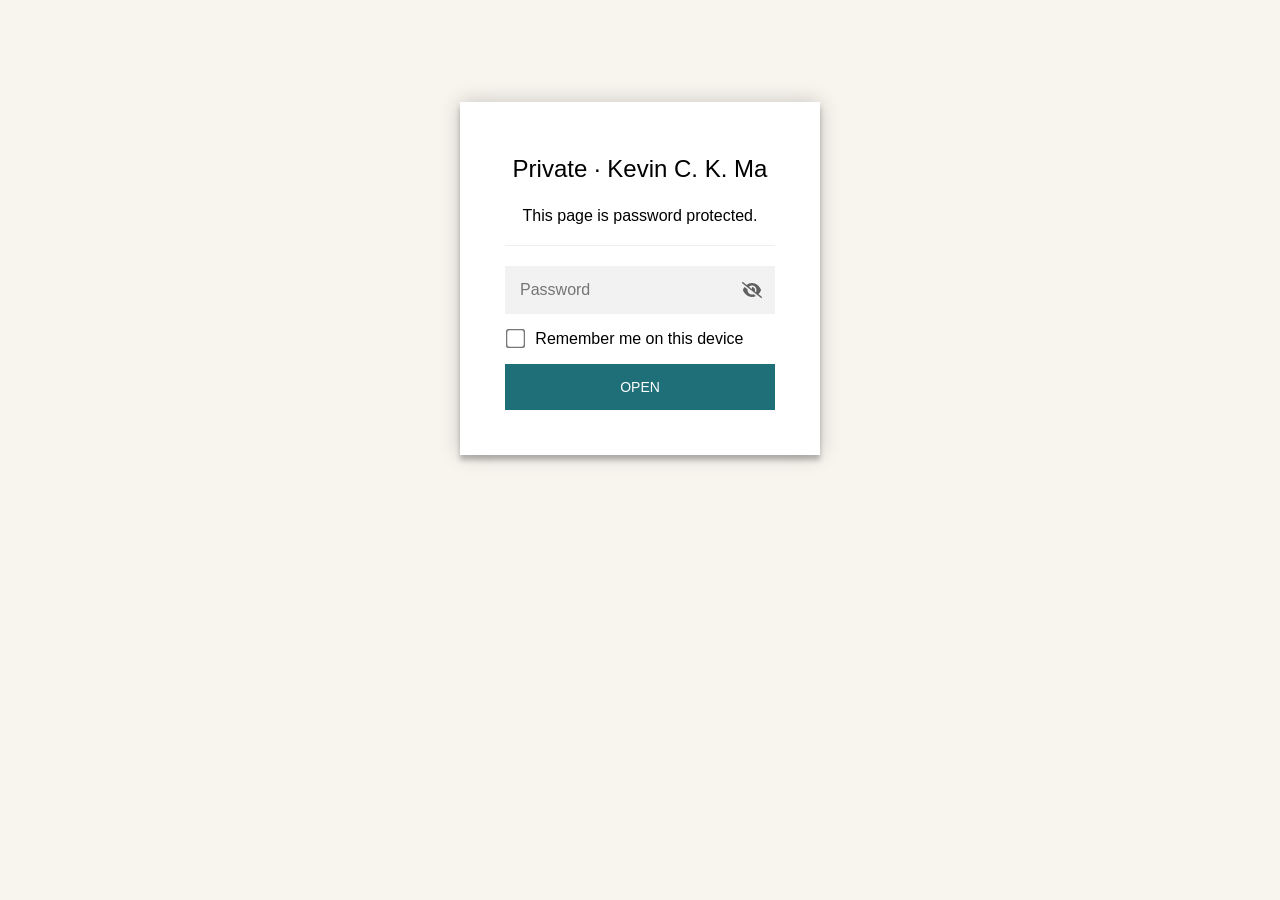
<file: private/index.html>
<!DOCTYPE html>
<html class="staticrypt-html">
    <head>
<meta name="robots" content="noindex, nofollow">
        <meta charset="utf-8" />
        <title>Private · Kevin C. K. Ma</title>
        <meta name="viewport" content="width=device-width, initial-scale=1" />

        <!-- do not cache this page -->
        <meta http-equiv="cache-control" content="max-age=0" />
        <meta http-equiv="cache-control" content="no-cache" />
        <meta http-equiv="expires" content="0" />
        <meta http-equiv="expires" content="Tue, 01 Jan 1980 1:00:00 GMT" />
        <meta http-equiv="pragma" content="no-cache" />

        <style>
            .staticrypt-hr {
                margin-top: 20px;
                margin-bottom: 20px;
                border: 0;
                border-top: 1px solid #eee;
            }

            .staticrypt-page {
                width: 360px;
                padding: 8% 0 0;
                margin: auto;
                box-sizing: border-box;
            }

            .staticrypt-form {
                position: relative;
                z-index: 1;
                background: #ffffff;
                max-width: 360px;
                margin: 0 auto 100px;
                padding: 45px;
                text-align: center;
                box-shadow: 0 0 20px 0 rgba(0, 0, 0, 0.2), 0 5px 5px 0 rgba(0, 0, 0, 0.24);
            }

            .staticrypt-form input[type="password"],
            input[type="text"] {
                background: inherit;
                border: 0;
                box-sizing: border-box; /* This ensures padding is included in the total width */
                font-size: 14px;
                outline: 0;
                padding: 15px 30px 15px 15px; /* Adjust the padding to ensure there is space for the icon */
                width: 100%;
            }

            .staticrypt-password-container {
                position: relative;
                outline: 0;
                background: #f2f2f2;
                width: 100%;
                border: 0;
                margin: 0 0 15px;
                box-sizing: border-box;
            }

            .staticrypt-toggle-password-visibility {
                cursor: pointer;
                height: 20px;
                opacity: 60%;
                padding: 13px;
                position: absolute;
                right: 0;
                top: 50%;
                transform: translateY(-50%);
                width: 20px;
            }

            .staticrypt-form .staticrypt-decrypt-button {
                text-transform: uppercase;
                outline: 0;
                background: #1f6f78;
                width: 100%;
                border: 0;
                padding: 15px;
                color: #ffffff;
                font-size: 14px;
                cursor: pointer;
            }

            .staticrypt-form .staticrypt-decrypt-button:hover,
            .staticrypt-form .staticrypt-decrypt-button:active,
            .staticrypt-form .staticrypt-decrypt-button:focus {
                background: #1f6f78;
                filter: brightness(92%);
            }

            .staticrypt-html {
                height: 100%;
            }

            .staticrypt-body {
                height: 100%;
                margin: 0;
            }

            .staticrypt-content {
                height: 100%;
                margin-bottom: 1em;
                background: #f8f5ef;
                font-family: "Arial", sans-serif;
                -webkit-font-smoothing: antialiased;
                -moz-osx-font-smoothing: grayscale;
            }

            .staticrypt-instructions {
                margin-top: -1em;
                margin-bottom: 1em;
            }

            .staticrypt-title {
                font-size: 1.5em;
            }

            label.staticrypt-remember {
                display: flex;
                align-items: center;
                margin-bottom: 1em;
            }

            .staticrypt-remember input[type="checkbox"] {
                transform: scale(1.5);
                margin-right: 1em;
            }

            .hidden {
                display: none !important;
            }

            .staticrypt-spinner-container {
                height: 100%;
                display: flex;
                align-items: center;
                justify-content: center;
            }

            .staticrypt-spinner {
                display: inline-block;
                width: 2rem;
                height: 2rem;
                vertical-align: text-bottom;
                border: 0.25em solid gray;
                border-right-color: transparent;
                border-radius: 50%;
                -webkit-animation: spinner-border 0.75s linear infinite;
                animation: spinner-border 0.75s linear infinite;
                animation-duration: 0.75s;
                animation-timing-function: linear;
                animation-delay: 0s;
                animation-iteration-count: infinite;
                animation-direction: normal;
                animation-fill-mode: none;
                animation-play-state: running;
                animation-name: spinner-border;
            }

            @keyframes spinner-border {
                100% {
                    transform: rotate(360deg);
                }
            }

            @media screen and (-webkit-min-device-pixel-ratio: 0) {
                .staticrypt-form input[type="password"],
                input[type="text"] {
                    font-size: 16px;
                }
            }
        </style>
    </head>

    <body class="staticrypt-body">
        <div id="staticrypt_loading" class="staticrypt-spinner-container">
            <div class="staticrypt-spinner"></div>
        </div>

        <div id="staticrypt_content" class="staticrypt-content hidden">
            <div class="staticrypt-page">
                <div class="staticrypt-form">
                    <div class="staticrypt-instructions">
                        <p class="staticrypt-title">Private · Kevin C. K. Ma</p>
                        <p>This page is password protected.</p>
                    </div>

                    <hr class="staticrypt-hr" />

                    <form id="staticrypt-form" action="#" method="post">
                        <div class="staticrypt-password-container">
                            <input
                                id="staticrypt-password"
                                type="password"
                                name="password"
                                placeholder="Password"
                                autofocus
                            />

                            <img
                                class="staticrypt-toggle-password-visibility"
                                alt="Show password"
                                title="Show password"
                                src="[data-uri]"
                            />
                        </div>

                        <label id="staticrypt-remember-label" class="staticrypt-remember hidden">
                            <input id="staticrypt-remember" type="checkbox" name="remember" />
                            Remember me on this device
                        </label>

                        <input type="submit" class="staticrypt-decrypt-button" value="Open" />
                    </form>
                </div>
            </div>
        </div>

        <script>
            // these variables will be filled when generating the file - the template format is 'variable_name'
            const staticryptInitiator = ((function(){
  const exports = {};
  const cryptoEngine = ((function(){
  const exports = {};
  const { subtle } = crypto;

const IV_BITS = 16 * 8;
const HEX_BITS = 4;
const ENCRYPTION_ALGO = "AES-CBC";

/**
 * Translates between utf8 encoded hexadecimal strings
 * and Uint8Array bytes.
 */
const HexEncoder = {
    /**
     * hex string -> bytes
     * @param {string} hexString
     * @returns {Uint8Array}
     */
    parse: function (hexString) {
        if (hexString.length % 2 !== 0) throw "Invalid hexString";
        const arrayBuffer = new Uint8Array(hexString.length / 2);

        for (let i = 0; i < hexString.length; i += 2) {
            const byteValue = parseInt(hexString.substring(i, i + 2), 16);
            if (isNaN(byteValue)) {
                throw "Invalid hexString";
            }
            arrayBuffer[i / 2] = byteValue;
        }
        return arrayBuffer;
    },

    /**
     * bytes -> hex string
     * @param {Uint8Array} bytes
     * @returns {string}
     */
    stringify: function (bytes) {
        const hexBytes = [];

        for (let i = 0; i < bytes.length; ++i) {
            let byteString = bytes[i].toString(16);
            if (byteString.length < 2) {
                byteString = "0" + byteString;
            }
            hexBytes.push(byteString);
        }
        return hexBytes.join("");
    },
};

/**
 * Translates between utf8 strings and Uint8Array bytes.
 */
const UTF8Encoder = {
    parse: function (str) {
        return new TextEncoder().encode(str);
    },

    stringify: function (bytes) {
        return new TextDecoder().decode(bytes);
    },
};

/**
 * Salt and encrypt a msg with a password.
 */
async function encrypt(msg, hashedPassword) {
    // Must be 16 bytes, unpredictable, and preferably cryptographically random. However, it need not be secret.
    // https://developer.mozilla.org/en-US/docs/Web/API/SubtleCrypto/encrypt#parameters
    const iv = crypto.getRandomValues(new Uint8Array(IV_BITS / 8));

    const key = await subtle.importKey("raw", HexEncoder.parse(hashedPassword), ENCRYPTION_ALGO, false, ["encrypt"]);

    const encrypted = await subtle.encrypt(
        {
            name: ENCRYPTION_ALGO,
            iv: iv,
        },
        key,
        UTF8Encoder.parse(msg)
    );

    // iv will be 32 hex characters, we prepend it to the ciphertext for use in decryption
    return HexEncoder.stringify(iv) + HexEncoder.stringify(new Uint8Array(encrypted));
}
exports.encrypt = encrypt;

/**
 * Decrypt a salted msg using a password.
 *
 * @param {string} encryptedMsg
 * @param {string} hashedPassword
 * @returns {Promise<string>}
 */
async function decrypt(encryptedMsg, hashedPassword) {
    const ivLength = IV_BITS / HEX_BITS;
    const iv = HexEncoder.parse(encryptedMsg.substring(0, ivLength));
    const encrypted = encryptedMsg.substring(ivLength);

    const key = await subtle.importKey("raw", HexEncoder.parse(hashedPassword), ENCRYPTION_ALGO, false, ["decrypt"]);

    const outBuffer = await subtle.decrypt(
        {
            name: ENCRYPTION_ALGO,
            iv: iv,
        },
        key,
        HexEncoder.parse(encrypted)
    );

    return UTF8Encoder.stringify(new Uint8Array(outBuffer));
}
exports.decrypt = decrypt;

/**
 * Salt and hash the password so it can be stored in localStorage without opening a password reuse vulnerability.
 *
 * @param {string} password
 * @param {string} salt
 * @returns {Promise<string>}
 */
async function hashPassword(password, salt) {
    // we hash the password in multiple steps, each adding more iterations. This is because we used to allow less
    // iterations, so for backward compatibility reasons, we need to support going from that to more iterations.
    let hashedPassword = await hashLegacyRound(password, salt);

    hashedPassword = await hashSecondRound(hashedPassword, salt);

    return hashThirdRound(hashedPassword, salt);
}
exports.hashPassword = hashPassword;

/**
 * This hashes the password with 1k iterations. This is a low number, we need this function to support backwards
 * compatibility.
 *
 * @param {string} password
 * @param {string} salt
 * @returns {Promise<string>}
 */
function hashLegacyRound(password, salt) {
    return pbkdf2(password, salt, 1000, "SHA-1");
}
exports.hashLegacyRound = hashLegacyRound;

/**
 * Add a second round of iterations. This is because we used to use 1k, so for backwards compatibility with
 * remember-me/autodecrypt links, we need to support going from that to more iterations.
 *
 * @param hashedPassword
 * @param salt
 * @returns {Promise<string>}
 */
function hashSecondRound(hashedPassword, salt) {
    return pbkdf2(hashedPassword, salt, 14000, "SHA-256");
}
exports.hashSecondRound = hashSecondRound;

/**
 * Add a third round of iterations to bring total number to 600k. This is because we used to use 1k, then 15k, so for
 * backwards compatibility with remember-me/autodecrypt links, we need to support going from that to more iterations.
 *
 * @param hashedPassword
 * @param salt
 * @returns {Promise<string>}
 */
function hashThirdRound(hashedPassword, salt) {
    return pbkdf2(hashedPassword, salt, 585000, "SHA-256");
}
exports.hashThirdRound = hashThirdRound;

/**
 * Salt and hash the password so it can be stored in localStorage without opening a password reuse vulnerability.
 *
 * @param {string} password
 * @param {string} salt
 * @param {int} iterations
 * @param {string} hashAlgorithm
 * @returns {Promise<string>}
 */
async function pbkdf2(password, salt, iterations, hashAlgorithm) {
    const key = await subtle.importKey("raw", UTF8Encoder.parse(password), "PBKDF2", false, ["deriveBits"]);

    const keyBytes = await subtle.deriveBits(
        {
            name: "PBKDF2",
            hash: hashAlgorithm,
            iterations,
            salt: UTF8Encoder.parse(salt),
        },
        key,
        256
    );

    return HexEncoder.stringify(new Uint8Array(keyBytes));
}

function generateRandomSalt() {
    const bytes = crypto.getRandomValues(new Uint8Array(128 / 8));

    return HexEncoder.stringify(new Uint8Array(bytes));
}
exports.generateRandomSalt = generateRandomSalt;

async function signMessage(hashedPassword, message) {
    const key = await subtle.importKey(
        "raw",
        HexEncoder.parse(hashedPassword),
        {
            name: "HMAC",
            hash: "SHA-256",
        },
        false,
        ["sign"]
    );
    const signature = await subtle.sign("HMAC", key, UTF8Encoder.parse(message));

    return HexEncoder.stringify(new Uint8Array(signature));
}
exports.signMessage = signMessage;

function getRandomAlphanum() {
    const possibleCharacters = "abcdefghijklmnopqrstuvwxyzABCDEFGHIJKLMNOPQRSTUVWXYZ0123456789";

    let byteArray;
    let parsedInt;

    // Keep generating new random bytes until we get a value that falls
    // within a range that can be evenly divided by possibleCharacters.length
    do {
        byteArray = crypto.getRandomValues(new Uint8Array(1));
        // extract the lowest byte to get an int from 0 to 255 (probably unnecessary, since we're only generating 1 byte)
        parsedInt = byteArray[0] & 0xff;
    } while (parsedInt >= 256 - (256 % possibleCharacters.length));

    // Take the modulo of the parsed integer to get a random number between 0 and totalLength - 1
    const randomIndex = parsedInt % possibleCharacters.length;

    return possibleCharacters[randomIndex];
}

/**
 * Generate a random string of a given length.
 *
 * @param {int} length
 * @returns {string}
 */
function generateRandomString(length) {
    let randomString = "";

    for (let i = 0; i < length; i++) {
        randomString += getRandomAlphanum();
    }

    return randomString;
}
exports.generateRandomString = generateRandomString;

  return exports;
})());
const codec = ((function(){
  const exports = {};
  /**
 * Initialize the codec with the provided cryptoEngine - this return functions to encode and decode messages.
 *
 * @param cryptoEngine - the engine to use for encryption / decryption
 */
function init(cryptoEngine) {
    const exports = {};

    /**
     * Top-level function for encoding a message.
     * Includes password hashing, encryption, and signing.
     *
     * @param {string} msg
     * @param {string} password
     * @param {string} salt
     *
     * @returns {string} The encoded text
     */
    async function encode(msg, password, salt) {
        const hashedPassword = await cryptoEngine.hashPassword(password, salt);

        const encrypted = await cryptoEngine.encrypt(msg, hashedPassword);

        // we use the hashed password in the HMAC because this is effectively what will be used a password (so we can store
        // it in localStorage safely, we don't use the clear text password)
        const hmac = await cryptoEngine.signMessage(hashedPassword, encrypted);

        return hmac + encrypted;
    }
    exports.encode = encode;

    /**
     * Encode using a password that has already been hashed. This is useful to encode multiple messages in a row, that way
     * we don't need to hash the password multiple times.
     *
     * @param {string} msg
     * @param {string} hashedPassword
     *
     * @returns {string} The encoded text
     */
    async function encodeWithHashedPassword(msg, hashedPassword) {
        const encrypted = await cryptoEngine.encrypt(msg, hashedPassword);

        // we use the hashed password in the HMAC because this is effectively what will be used a password (so we can store
        // it in localStorage safely, we don't use the clear text password)
        const hmac = await cryptoEngine.signMessage(hashedPassword, encrypted);

        return hmac + encrypted;
    }
    exports.encodeWithHashedPassword = encodeWithHashedPassword;

    /**
     * Top-level function for decoding a message.
     * Includes signature check and decryption.
     *
     * @param {string} signedMsg
     * @param {string} hashedPassword
     * @param {string} salt
     * @param {int} backwardCompatibleAttempt
     * @param {string} originalPassword
     *
     * @returns {Object} {success: true, decoded: string} | {success: false, message: string}
     */
    async function decode(signedMsg, hashedPassword, salt, backwardCompatibleAttempt = 0, originalPassword = "") {
        const encryptedHMAC = signedMsg.substring(0, 64);
        const encryptedMsg = signedMsg.substring(64);
        const decryptedHMAC = await cryptoEngine.signMessage(hashedPassword, encryptedMsg);

        if (decryptedHMAC !== encryptedHMAC) {
            // we have been raising the number of iterations in the hashing algorithm multiple times, so to support the old
            // remember-me/autodecrypt links we need to try bringing the old hashes up to speed.
            originalPassword = originalPassword || hashedPassword;
            if (backwardCompatibleAttempt === 0) {
                const updatedHashedPassword = await cryptoEngine.hashThirdRound(originalPassword, salt);

                return decode(signedMsg, updatedHashedPassword, salt, backwardCompatibleAttempt + 1, originalPassword);
            }
            if (backwardCompatibleAttempt === 1) {
                let updatedHashedPassword = await cryptoEngine.hashSecondRound(originalPassword, salt);
                updatedHashedPassword = await cryptoEngine.hashThirdRound(updatedHashedPassword, salt);

                return decode(signedMsg, updatedHashedPassword, salt, backwardCompatibleAttempt + 1, originalPassword);
            }

            return { success: false, message: "Signature mismatch" };
        }

        return {
            success: true,
            decoded: await cryptoEngine.decrypt(encryptedMsg, hashedPassword),
        };
    }
    exports.decode = decode;

    return exports;
}
exports.init = init;

  return exports;
})());
const decode = codec.init(cryptoEngine).decode;

/**
 * Initialize the staticrypt module, that exposes functions callbable by the password_template.
 *
 * @param {{
 *  staticryptEncryptedMsgUniqueVariableName: string,
 *  isRememberEnabled: boolean,
 *  rememberDurationInDays: number,
 *  staticryptSaltUniqueVariableName: string,
 * }} staticryptConfig - object of data that is stored on the password_template at encryption time.
 *
 * @param {{
 *  rememberExpirationKey: string,
 *  rememberPassphraseKey: string,
 *  replaceHtmlCallback: function,
 *  clearLocalStorageCallback: function,
 * }} templateConfig - object of data that can be configured by a custom password_template.
 */
function init(staticryptConfig, templateConfig) {
    const exports = {};

    /**
     * Decrypt our encrypted page, replace the whole HTML.
     *
     * @param {string} hashedPassword
     * @returns {Promise<boolean>}
     */
    async function decryptAndReplaceHtml(hashedPassword) {
        const { staticryptEncryptedMsgUniqueVariableName, staticryptSaltUniqueVariableName } = staticryptConfig;
        const { replaceHtmlCallback } = templateConfig;

        const result = await decode(
            staticryptEncryptedMsgUniqueVariableName,
            hashedPassword,
            staticryptSaltUniqueVariableName
        );
        if (!result.success) {
            return false;
        }
        const plainHTML = result.decoded;

        // if the user configured a callback call it, otherwise just replace the whole HTML
        if (typeof replaceHtmlCallback === "function") {
            replaceHtmlCallback(plainHTML);
        } else {
            document.write(plainHTML);
            document.close();
        }

        return true;
    }

    /**
     * Attempt to decrypt the page and replace the whole HTML.
     *
     * @param {string} password
     * @param {boolean} isRememberChecked
     *
     * @returns {Promise<{isSuccessful: boolean, hashedPassword?: string}>} - we return an object, so that if we want to
     *   expose more information in the future we can do it without breaking the password_template
     */
    async function handleDecryptionOfPage(password, isRememberChecked) {
        const { staticryptSaltUniqueVariableName } = staticryptConfig;

        // decrypt and replace the whole page
        const hashedPassword = await cryptoEngine.hashPassword(password, staticryptSaltUniqueVariableName);
        return handleDecryptionOfPageFromHash(hashedPassword, isRememberChecked);
    }
    exports.handleDecryptionOfPage = handleDecryptionOfPage;

    async function handleDecryptionOfPageFromHash(hashedPassword, isRememberChecked) {
        const { isRememberEnabled, rememberDurationInDays } = staticryptConfig;
        const { rememberExpirationKey, rememberPassphraseKey } = templateConfig;

        const isDecryptionSuccessful = await decryptAndReplaceHtml(hashedPassword);

        if (!isDecryptionSuccessful) {
            return {
                isSuccessful: false,
                hashedPassword,
            };
        }

        // remember the hashedPassword and set its expiration if necessary
        if (isRememberEnabled && isRememberChecked) {
            window.localStorage.setItem(rememberPassphraseKey, hashedPassword);

            // set the expiration if the duration isn't 0 (meaning no expiration)
            if (rememberDurationInDays > 0) {
                window.localStorage.setItem(
                    rememberExpirationKey,
                    (new Date().getTime() + rememberDurationInDays * 24 * 60 * 60 * 1000).toString()
                );
            }
        }

        return {
            isSuccessful: true,
            hashedPassword,
        };
    }
    exports.handleDecryptionOfPageFromHash = handleDecryptionOfPageFromHash;

    /**
     * Clear localstorage from staticrypt related values
     */
    function clearLocalStorage() {
        const { clearLocalStorageCallback, rememberExpirationKey, rememberPassphraseKey } = templateConfig;

        if (typeof clearLocalStorageCallback === "function") {
            clearLocalStorageCallback();
        } else {
            localStorage.removeItem(rememberPassphraseKey);
            localStorage.removeItem(rememberExpirationKey);
        }
    }

    async function handleDecryptOnLoad() {
        let isSuccessful = await decryptOnLoadFromUrl();

        if (!isSuccessful) {
            isSuccessful = await decryptOnLoadFromRememberMe();
        }

        return { isSuccessful };
    }
    exports.handleDecryptOnLoad = handleDecryptOnLoad;

    /**
     * Clear storage if we are logging out
     *
     * @returns {boolean} - whether we logged out
     */
    function logoutIfNeeded() {
        const logoutKey = "staticrypt_logout";

        // handle logout through query param
        const queryParams = new URLSearchParams(window.location.search);
        if (queryParams.has(logoutKey)) {
            clearLocalStorage();
            return true;
        }

        // handle logout through URL fragment
        const hash = window.location.hash.substring(1);
        if (hash.includes(logoutKey)) {
            clearLocalStorage();
            return true;
        }

        return false;
    }

    /**
     * To be called on load: check if we want to try to decrypt and replace the HTML with the decrypted content, and
     * try to do it if needed.
     *
     * @returns {Promise<boolean>} true if we derypted and replaced the whole page, false otherwise
     */
    async function decryptOnLoadFromRememberMe() {
        const { rememberDurationInDays } = staticryptConfig;
        const { rememberExpirationKey, rememberPassphraseKey } = templateConfig;

        // if we are login out, terminate
        if (logoutIfNeeded()) {
            return false;
        }

        // if there is expiration configured, check if we're not beyond the expiration
        if (rememberDurationInDays && rememberDurationInDays > 0) {
            const expiration = localStorage.getItem(rememberExpirationKey),
                isExpired = expiration && new Date().getTime() > parseInt(expiration);

            if (isExpired) {
                clearLocalStorage();
                return false;
            }
        }

        const hashedPassword = localStorage.getItem(rememberPassphraseKey);

        if (hashedPassword) {
            // try to decrypt
            const isDecryptionSuccessful = await decryptAndReplaceHtml(hashedPassword);

            // if the decryption is unsuccessful the password might be wrong - silently clear the saved data and let
            // the user fill the password form again
            if (!isDecryptionSuccessful) {
                clearLocalStorage();
                return false;
            }

            return true;
        }

        return false;
    }

    async function decryptOnLoadFromUrl() {
        const passwordKey = "staticrypt_pwd";
        const rememberMeKey = "remember_me";

        // try to get the password from the query param (for backward compatibility - we now want to avoid this method,
        // since it sends the hashed password to the server which isn't needed)
        const queryParams = new URLSearchParams(window.location.search);
        const hashedPasswordQuery = queryParams.get(passwordKey);
        const rememberMeQuery = queryParams.get(rememberMeKey);

        const urlFragment = window.location.hash.substring(1);
        // get the password from the url fragment
        const hashedPasswordRegexMatch = urlFragment.match(new RegExp(passwordKey + "=([^&]*)"));
        const hashedPasswordFragment = hashedPasswordRegexMatch ? hashedPasswordRegexMatch[1] : null;
        const rememberMeFragment = urlFragment.includes(rememberMeKey);

        const hashedPassword = hashedPasswordFragment || hashedPasswordQuery;
        const rememberMe = rememberMeFragment || rememberMeQuery;

        if (hashedPassword) {
            return handleDecryptionOfPageFromHash(hashedPassword, rememberMe);
        }

        return false;
    }

    return exports;
}
exports.init = init;

  return exports;
})());
            const templateError = "Incorrect password",
                templateToggleAltShow = "Show password",
                templateToggleAltHide = "Hide password",
                isRememberEnabled = true,
                staticryptConfig = {"staticryptEncryptedMsgUniqueVariableName":"[base64]","isRememberEnabled":true,"rememberDurationInDays":30,"staticryptSaltUniqueVariableName":"e2cdab35d167f01abe1b4a50ca269ef0"};

            // you can edit these values to customize some of the behavior of StatiCrypt
            const templateConfig = {
                rememberExpirationKey: "staticrypt_expiration",
                rememberPassphraseKey: "staticrypt_passphrase",
                replaceHtmlCallback: null,
                clearLocalStorageCallback: null,
            };

            // init the staticrypt engine
            const staticrypt = staticryptInitiator.init(staticryptConfig, templateConfig);

            // try to automatically decrypt on load if there is a saved password
            window.onload = async function () {
                const { isSuccessful } = await staticrypt.handleDecryptOnLoad();

                // if we didn't decrypt anything on load, show the password prompt. Otherwise the content has already been
                // replaced, no need to do anything
                if (!isSuccessful) {
                    // hide loading screen
                    document.getElementById("staticrypt_loading").classList.add("hidden");
                    document.getElementById("staticrypt_content").classList.remove("hidden");
                    document.getElementById("staticrypt-password").focus();

                    // show the remember me checkbox
                    if (isRememberEnabled) {
                        document.getElementById("staticrypt-remember-label").classList.remove("hidden");
                    }
                }
            };

            // toggle password visibility
            const toggleIcon = document.querySelector(".staticrypt-toggle-password-visibility");
            // these two icons are coming from FontAwesome
            const imgSrcEyeClosed =
                "[data-uri]";
            const imgSrcEyeOpened =
                "[data-uri]";
            toggleIcon.addEventListener("click", function () {
                const passwordInput = document.getElementById("staticrypt-password");
                if (passwordInput.type === "password") {
                    passwordInput.type = "text";
                    toggleIcon.src = imgSrcEyeOpened;
                    toggleIcon.alt = templateToggleAltHide;
                    toggleIcon.title = templateToggleAltHide;
                } else {
                    passwordInput.type = "password";
                    toggleIcon.src = imgSrcEyeClosed;
                    toggleIcon.alt = templateToggleAltShow;
                    toggleIcon.title = templateToggleAltShow;
                }
            });

            // handle password form submission
            document.getElementById("staticrypt-form").addEventListener("submit", async function (e) {
                e.preventDefault();

                const password = document.getElementById("staticrypt-password").value,
                    isRememberChecked = document.getElementById("staticrypt-remember").checked;

                const { isSuccessful } = await staticrypt.handleDecryptionOfPage(password, isRememberChecked);

                if (!isSuccessful) {
                    alert(templateError);
                }
            });
        </script>
    </body>
</html>
</file>
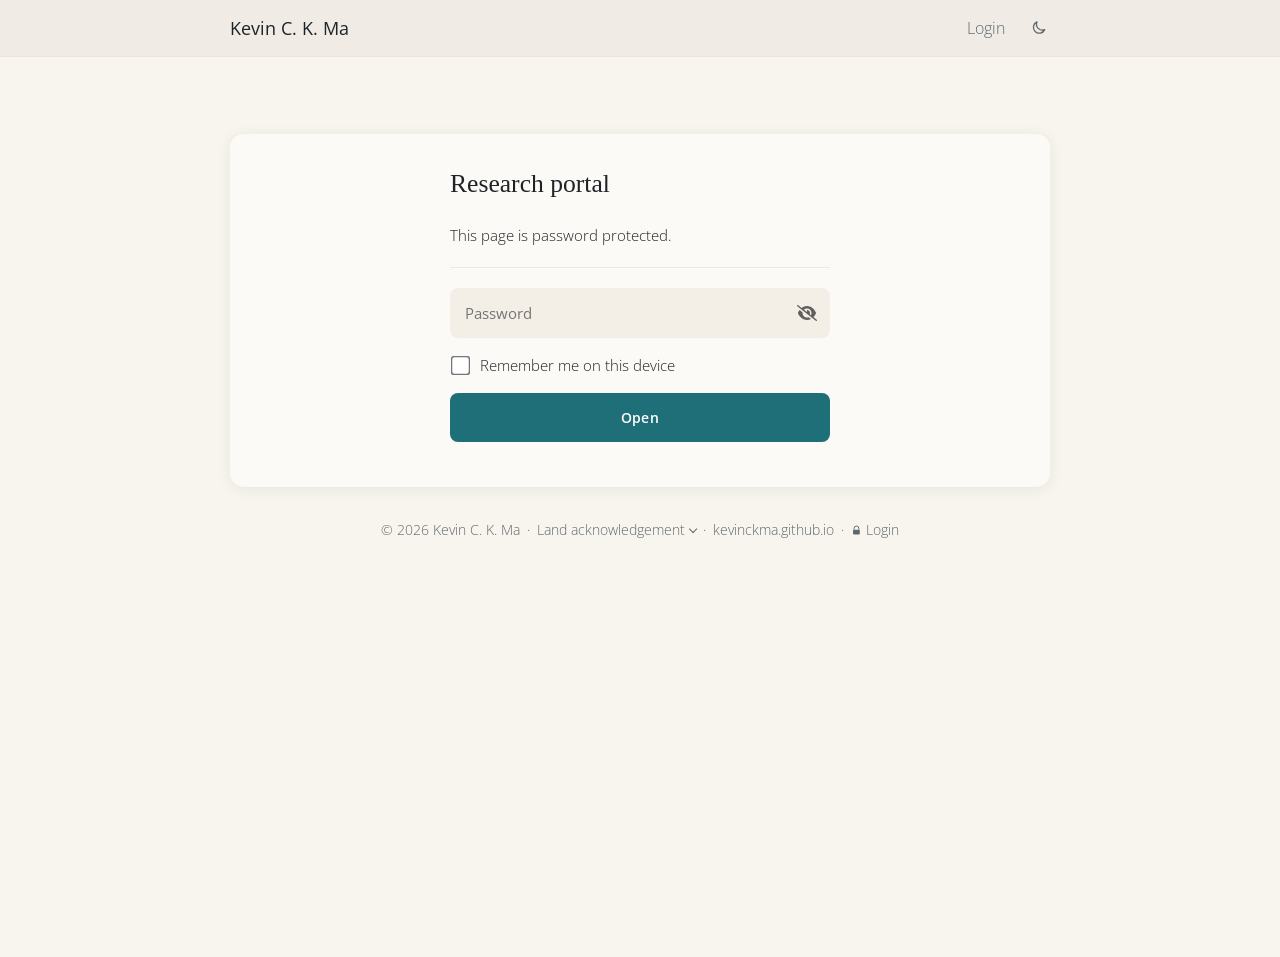
<file: research/resources/index.html>
<!DOCTYPE html>
<html class="staticrypt-html">
    <head>
        <meta charset="utf-8" />
        <title>Research portal</title>
        <meta name="viewport" content="width=device-width, initial-scale=1" />

        <!-- do not cache this page -->
        <meta http-equiv="cache-control" content="max-age=0" />
        <meta http-equiv="cache-control" content="no-cache" />
        <meta http-equiv="expires" content="0" />
        <meta http-equiv="expires" content="Tue, 01 Jan 1980 1:00:00 GMT" />
        <meta http-equiv="pragma" content="no-cache" />

        <style>
            .staticrypt-hr {
                margin-top: 20px;
                margin-bottom: 20px;
                border: 0;
                border-top: 1px solid #eee;
            }

            .staticrypt-page {
                width: 360px;
                padding: 8% 0 0;
                margin: auto;
                box-sizing: border-box;
            }

            .staticrypt-form {
                position: relative;
                z-index: 1;
                background: #ffffff;
                max-width: 360px;
                margin: 0 auto 100px;
                padding: 45px;
                text-align: center;
                box-shadow: 0 0 20px 0 rgba(0, 0, 0, 0.2), 0 5px 5px 0 rgba(0, 0, 0, 0.24);
            }

            .staticrypt-form input[type="password"],
            input[type="text"] {
                background: inherit;
                border: 0;
                box-sizing: border-box; /* This ensures padding is included in the total width */
                font-size: 14px;
                outline: 0;
                padding: 15px 30px 15px 15px; /* Adjust the padding to ensure there is space for the icon */
                width: 100%;
            }

            .staticrypt-password-container {
                position: relative;
                outline: 0;
                background: #f2f2f2;
                width: 100%;
                border: 0;
                margin: 0 0 15px;
                box-sizing: border-box;
            }

            .staticrypt-toggle-password-visibility {
                cursor: pointer;
                height: 20px;
                opacity: 60%;
                padding: 13px;
                position: absolute;
                right: 0;
                top: 50%;
                transform: translateY(-50%);
                width: 20px;
            }

            .staticrypt-form .staticrypt-decrypt-button {
                text-transform: uppercase;
                outline: 0;
                background: #1f6f78;
                width: 100%;
                border: 0;
                padding: 15px;
                color: #ffffff;
                font-size: 14px;
                cursor: pointer;
            }

            .staticrypt-form .staticrypt-decrypt-button:hover,
            .staticrypt-form .staticrypt-decrypt-button:active,
            .staticrypt-form .staticrypt-decrypt-button:focus {
                background: #1f6f78;
                filter: brightness(92%);
            }

            .staticrypt-html {
                height: 100%;
            }

            .staticrypt-body {
                height: 100%;
                margin: 0;
            }

            .staticrypt-content {
                height: 100%;
                margin-bottom: 1em;
                background: #f8f5ef;
                font-family: "Arial", sans-serif;
                -webkit-font-smoothing: antialiased;
                -moz-osx-font-smoothing: grayscale;
            }

            .staticrypt-instructions {
                margin-top: -1em;
                margin-bottom: 1em;
            }

            .staticrypt-title {
                font-size: 1.5em;
            }

            label.staticrypt-remember {
                display: flex;
                align-items: center;
                margin-bottom: 1em;
            }

            .staticrypt-remember input[type="checkbox"] {
                transform: scale(1.5);
                margin-right: 1em;
            }

            .hidden {
                display: none !important;
            }

            .staticrypt-spinner-container {
                height: 100%;
                display: flex;
                align-items: center;
                justify-content: center;
            }

            .staticrypt-spinner {
                display: inline-block;
                width: 2rem;
                height: 2rem;
                vertical-align: text-bottom;
                border: 0.25em solid gray;
                border-right-color: transparent;
                border-radius: 50%;
                -webkit-animation: spinner-border 0.75s linear infinite;
                animation: spinner-border 0.75s linear infinite;
                animation-duration: 0.75s;
                animation-timing-function: linear;
                animation-delay: 0s;
                animation-iteration-count: infinite;
                animation-direction: normal;
                animation-fill-mode: none;
                animation-play-state: running;
                animation-name: spinner-border;
            }

            @keyframes spinner-border {
                100% {
                    transform: rotate(360deg);
                }
            }

            @media screen and (-webkit-min-device-pixel-ratio: 0) {
                .staticrypt-form input[type="password"],
                input[type="text"] {
                    font-size: 16px;
                }
            }
        </style>
    <link rel="icon" href="/favicon.svg" type="image/svg+xml">
<link rel="icon" href="/favicon-32.png" sizes="32x32" type="image/png">
<link rel="apple-touch-icon" href="/apple-touch-icon.png">
<meta name="robots" content="noindex, nofollow">
<link rel="stylesheet" href="/site.css">
<script src="/site.js"></script>
<link rel="preconnect" href="https://fonts.googleapis.com">
<link rel="preconnect" href="https://fonts.gstatic.com" crossorigin>
<link href="https://fonts.googleapis.com/css2?family=Tinos&family=Open+Sans:wght@300;400;600&display=swap" rel="stylesheet">
<style>
  .staticrypt-body, .staticrypt-body p, .staticrypt-body label, .staticrypt-body footer, .staticrypt-form input, .staticrypt-form button { font-family: 'Open Sans', 'Helvetica Neue', Helvetica, Arial, sans-serif !important; }
  .staticrypt-page { width: min(820px, calc(100% - 2.5rem)) !important; }
  .staticrypt-form { background: #fcfaf6 !important; border-radius: 14px !important; box-shadow: 0 2px 14px rgba(29,35,39,0.08) !important; max-width: none !important; box-sizing: border-box; margin-bottom: 32px !important; }
  .staticrypt-form > *, .staticrypt-form form { max-width: 380px; margin-left: auto !important; margin-right: auto !important; }
  .staticrypt-form .staticrypt-instructions { text-align: left; }
  .staticrypt-form .staticrypt-instructions p { margin-left: 0 !important; margin-right: 0 !important; }
  html { font-size: 16px; }
  .staticrypt-body { font-weight: 300; line-height: 1.65; color: #1d2327; }
  .staticrypt-body p.staticrypt-title { font-family: 'Tinos', 'Times New Roman', Times, serif !important; font-size: 1.6rem !important; font-weight: 400 !important; color: #1d2327 !important; line-height: 1.65 !important; margin: 0 0 1.1rem !important; }
  .staticrypt-instructions p:not(.staticrypt-title), .staticrypt-remember, .staticrypt-form input[type=password], .staticrypt-form input[type=text] { font-size: 0.94rem !important; }
  @media (max-width: 640px) { html { font-size: 14.5px; } .staticrypt-form { padding: 1.5rem 1.25rem !important; border-radius: 12px !important; } }
  .staticrypt-instructions { color: #1d2327 !important; font-weight: 300 !important; }
  .staticrypt-hr { border-color: #eee9e0 !important; }
  .staticrypt-password-container { border-radius: 8px !important; background: #f3efe7 !important; overflow: hidden; }
  .staticrypt-decrypt-button { border-radius: 8px !important; text-transform: none !important; font-weight: 600 !important; letter-spacing: 0.02em; }
  .staticrypt-remember { color: #1d2327 !important; font-weight: 300 !important; }
  .sc-foot { text-align: center; color: #5f676b; font-size: 0.85rem; font-weight: 300; padding-bottom: 3rem; }
  .sc-foot a { color: #5f676b; text-decoration: none; }
  .sc-foot a:hover { color: #1f6f78; }
  nav.topnav { position: sticky; top: 0; z-index: 10; background: rgba(228,221,208,0.55); -webkit-backdrop-filter: blur(10px) saturate(1.1); backdrop-filter: blur(10px) saturate(1.1); border-bottom: 1px solid #ebe5da; }
  nav.topnav .nav-inner { max-width: 860px; margin: 0 auto; padding: 0.8rem 1.25rem; display: flex; align-items: center; justify-content: space-between; gap: 1rem; box-sizing: border-box; line-height: 1.65; }
  nav.topnav .nav-name { font-family: "Open Sans","Helvetica Neue",Helvetica,Arial,sans-serif; font-weight: 400; font-size: 1.15rem; color: #1d2327; text-decoration: none; }
  nav.topnav .nav-name:hover { text-decoration: underline; text-underline-offset: 2px; }
  .staticrypt-body { margin: 0; }
  .staticrypt-page { padding-top: 6% !important; }
  nav.topnav .nav-links { display: flex; gap: 1.4rem; font-size: 1rem; }
  nav.topnav .nav-links a { color: #5f676b; text-decoration: none; font-family: "Open Sans","Helvetica Neue",Helvetica,Arial,sans-serif; font-weight: 300; }
  nav.topnav .nav-links a:hover { color: #1f6f78; }
  @media (max-width: 640px) { nav.topnav .nav-links { font-size: 0.92rem; } }
  .ficon svg { width: 0.8em; height: 0.8em; margin-right: 0.3em; vertical-align: -0.05em; }
  .ficon { white-space: nowrap; }
  .sc-foot .la-toggle { font: inherit; color: #5f676b; background: none; border: 0; padding: 0; cursor: pointer; white-space: nowrap; }
  .sc-foot .la-toggle:hover, .sc-foot .la-toggle[aria-expanded="true"] { color: #1f6f78; }
  .sc-foot .la-toggle::after { content: ""; display: inline-block; width: 0.38em; height: 0.38em; margin-left: 0.4em; vertical-align: 0.2em; border-right: 1.2px solid currentColor; border-bottom: 1.2px solid currentColor; transform: rotate(45deg); transition: transform 0.25s ease; }
  .sc-foot .la-toggle[aria-expanded="true"]::after { transform: translateY(0.15em) rotate(-135deg); }
  .sc-foot .land-ack { display: none; margin: 1rem 0 0; padding: 0 2.5rem; text-align: left; line-height: 1.55; }
  .sc-foot .land-ack.open { display: block; }
  .sc-foot .land-ack p { margin: 0 0 0.75em; text-align: justify; hyphens: auto; }
  @media (max-width: 640px) { .sc-foot .land-ack { padding: 0 1.25rem; } }
</style>
</head>

    <body class="staticrypt-body">
<nav class="topnav"><div class="nav-inner"><a class="nav-name" href="https://kevinckma.github.io/">Kevin C. K. Ma</a><div class="nav-links"><a href="#" onclick="var i=document.getElementById('staticrypt-password');if(i){i.focus()}return false">Login</a></div></div></nav>
        <div id="staticrypt_loading" class="staticrypt-spinner-container">
            <div class="staticrypt-spinner"></div>
        </div>

        <div id="staticrypt_content" class="staticrypt-content hidden">
            <div class="staticrypt-page">
                <div class="staticrypt-form">
                    <div class="staticrypt-instructions">
                        <p class="staticrypt-title">Research portal</p>
                        <p>This page is password protected.</p>
                    </div>

                    <hr class="staticrypt-hr" />

                    <form id="staticrypt-form" action="#" method="post">
                        <div class="staticrypt-password-container">
                            <input
                                id="staticrypt-password"
                                type="password"
                                name="password"
                                placeholder="Password"
                                autofocus
                            />

                            <img
                                class="staticrypt-toggle-password-visibility"
                                alt="Show password"
                                title="Show password"
                                src="[data-uri]"
                            />
                        </div>

                        <label id="staticrypt-remember-label" class="staticrypt-remember hidden">
                            <input id="staticrypt-remember" type="checkbox" name="remember" />
                            Remember me on this device
                        </label>

                        <input type="submit" class="staticrypt-decrypt-button" value="Open" />
                    </form>
                </div>
                <footer class="sc-foot">© 2026 Kevin C. K. Ma<span style="margin:0 0.5em">·</span><button class="la-toggle" type="button" aria-expanded="false" aria-controls="land-ack">Land acknowledgement</button><span style="margin:0 0.5em">·</span><a href="https://kevinckma.github.io/">kevinckma.github.io</a><span style="margin:0 0.5em">·</span><a class="ficon" href="https://kevinckma.github.io/research/" onclick="var i=document.getElementById('staticrypt-password');if(i){i.focus();return false}"><svg viewBox="0 0 16 16" aria-hidden="true"><path d="M4.5 7V5a3.5 3.5 0 0 1 7 0v2" fill="none" stroke="currentColor" stroke-width="1.4"/><rect x="3" y="7" width="10" height="7" rx="1.5" fill="currentColor"/></svg>Login</a><div class="land-ack" id="land-ack"><p>I acknowledge that the University of British Columbia, where I currently work, is located on the traditional, ancestral, and unceded territory of the xʷməθkʷəy̓əm (Musqueam) People, and that I live and carry out research on the unceded territories of the Coast Salish Peoples, including the xʷməθkʷəy̓əm (Musqueam), Sḵwx̱wú7mesh (Squamish), and səlilwətaɬ (Tsleil-Waututh) Nations. I recognise their histories and cultures.</p></div><script>(function(){var b=document.querySelector('.sc-foot .la-toggle'),p=document.getElementById('land-ack');if(b)b.addEventListener('click',function(){var o=p.classList.toggle('open');b.setAttribute('aria-expanded',o);if(o)p.scrollIntoView({behavior:'smooth',block:'nearest'});});})();</script></footer>
            </div>
        </div>

        <script>
            // these variables will be filled when generating the file - the template format is 'variable_name'
            const staticryptInitiator = ((function(){
  const exports = {};
  const cryptoEngine = ((function(){
  const exports = {};
  const { subtle } = crypto;

const IV_BITS = 16 * 8;
const HEX_BITS = 4;
const ENCRYPTION_ALGO = "AES-CBC";

/**
 * Translates between utf8 encoded hexadecimal strings
 * and Uint8Array bytes.
 */
const HexEncoder = {
    /**
     * hex string -> bytes
     * @param {string} hexString
     * @returns {Uint8Array}
     */
    parse: function (hexString) {
        if (hexString.length % 2 !== 0) throw "Invalid hexString";
        const arrayBuffer = new Uint8Array(hexString.length / 2);

        for (let i = 0; i < hexString.length; i += 2) {
            const byteValue = parseInt(hexString.substring(i, i + 2), 16);
            if (isNaN(byteValue)) {
                throw "Invalid hexString";
            }
            arrayBuffer[i / 2] = byteValue;
        }
        return arrayBuffer;
    },

    /**
     * bytes -> hex string
     * @param {Uint8Array} bytes
     * @returns {string}
     */
    stringify: function (bytes) {
        const hexBytes = [];

        for (let i = 0; i < bytes.length; ++i) {
            let byteString = bytes[i].toString(16);
            if (byteString.length < 2) {
                byteString = "0" + byteString;
            }
            hexBytes.push(byteString);
        }
        return hexBytes.join("");
    },
};

/**
 * Translates between utf8 strings and Uint8Array bytes.
 */
const UTF8Encoder = {
    parse: function (str) {
        return new TextEncoder().encode(str);
    },

    stringify: function (bytes) {
        return new TextDecoder().decode(bytes);
    },
};

/**
 * Salt and encrypt a msg with a password.
 */
async function encrypt(msg, hashedPassword) {
    // Must be 16 bytes, unpredictable, and preferably cryptographically random. However, it need not be secret.
    // https://developer.mozilla.org/en-US/docs/Web/API/SubtleCrypto/encrypt#parameters
    const iv = crypto.getRandomValues(new Uint8Array(IV_BITS / 8));

    const key = await subtle.importKey("raw", HexEncoder.parse(hashedPassword), ENCRYPTION_ALGO, false, ["encrypt"]);

    const encrypted = await subtle.encrypt(
        {
            name: ENCRYPTION_ALGO,
            iv: iv,
        },
        key,
        UTF8Encoder.parse(msg)
    );

    // iv will be 32 hex characters, we prepend it to the ciphertext for use in decryption
    return HexEncoder.stringify(iv) + HexEncoder.stringify(new Uint8Array(encrypted));
}
exports.encrypt = encrypt;

/**
 * Decrypt a salted msg using a password.
 *
 * @param {string} encryptedMsg
 * @param {string} hashedPassword
 * @returns {Promise<string>}
 */
async function decrypt(encryptedMsg, hashedPassword) {
    const ivLength = IV_BITS / HEX_BITS;
    const iv = HexEncoder.parse(encryptedMsg.substring(0, ivLength));
    const encrypted = encryptedMsg.substring(ivLength);

    const key = await subtle.importKey("raw", HexEncoder.parse(hashedPassword), ENCRYPTION_ALGO, false, ["decrypt"]);

    const outBuffer = await subtle.decrypt(
        {
            name: ENCRYPTION_ALGO,
            iv: iv,
        },
        key,
        HexEncoder.parse(encrypted)
    );

    return UTF8Encoder.stringify(new Uint8Array(outBuffer));
}
exports.decrypt = decrypt;

/**
 * Salt and hash the password so it can be stored in localStorage without opening a password reuse vulnerability.
 *
 * @param {string} password
 * @param {string} salt
 * @returns {Promise<string>}
 */
async function hashPassword(password, salt) {
    // we hash the password in multiple steps, each adding more iterations. This is because we used to allow less
    // iterations, so for backward compatibility reasons, we need to support going from that to more iterations.
    let hashedPassword = await hashLegacyRound(password, salt);

    hashedPassword = await hashSecondRound(hashedPassword, salt);

    return hashThirdRound(hashedPassword, salt);
}
exports.hashPassword = hashPassword;

/**
 * This hashes the password with 1k iterations. This is a low number, we need this function to support backwards
 * compatibility.
 *
 * @param {string} password
 * @param {string} salt
 * @returns {Promise<string>}
 */
function hashLegacyRound(password, salt) {
    return pbkdf2(password, salt, 1000, "SHA-1");
}
exports.hashLegacyRound = hashLegacyRound;

/**
 * Add a second round of iterations. This is because we used to use 1k, so for backwards compatibility with
 * remember-me/autodecrypt links, we need to support going from that to more iterations.
 *
 * @param hashedPassword
 * @param salt
 * @returns {Promise<string>}
 */
function hashSecondRound(hashedPassword, salt) {
    return pbkdf2(hashedPassword, salt, 14000, "SHA-256");
}
exports.hashSecondRound = hashSecondRound;

/**
 * Add a third round of iterations to bring total number to 600k. This is because we used to use 1k, then 15k, so for
 * backwards compatibility with remember-me/autodecrypt links, we need to support going from that to more iterations.
 *
 * @param hashedPassword
 * @param salt
 * @returns {Promise<string>}
 */
function hashThirdRound(hashedPassword, salt) {
    return pbkdf2(hashedPassword, salt, 585000, "SHA-256");
}
exports.hashThirdRound = hashThirdRound;

/**
 * Salt and hash the password so it can be stored in localStorage without opening a password reuse vulnerability.
 *
 * @param {string} password
 * @param {string} salt
 * @param {int} iterations
 * @param {string} hashAlgorithm
 * @returns {Promise<string>}
 */
async function pbkdf2(password, salt, iterations, hashAlgorithm) {
    const key = await subtle.importKey("raw", UTF8Encoder.parse(password), "PBKDF2", false, ["deriveBits"]);

    const keyBytes = await subtle.deriveBits(
        {
            name: "PBKDF2",
            hash: hashAlgorithm,
            iterations,
            salt: UTF8Encoder.parse(salt),
        },
        key,
        256
    );

    return HexEncoder.stringify(new Uint8Array(keyBytes));
}

function generateRandomSalt() {
    const bytes = crypto.getRandomValues(new Uint8Array(128 / 8));

    return HexEncoder.stringify(new Uint8Array(bytes));
}
exports.generateRandomSalt = generateRandomSalt;

async function signMessage(hashedPassword, message) {
    const key = await subtle.importKey(
        "raw",
        HexEncoder.parse(hashedPassword),
        {
            name: "HMAC",
            hash: "SHA-256",
        },
        false,
        ["sign"]
    );
    const signature = await subtle.sign("HMAC", key, UTF8Encoder.parse(message));

    return HexEncoder.stringify(new Uint8Array(signature));
}
exports.signMessage = signMessage;

function getRandomAlphanum() {
    const possibleCharacters = "abcdefghijklmnopqrstuvwxyzABCDEFGHIJKLMNOPQRSTUVWXYZ0123456789";

    let byteArray;
    let parsedInt;

    // Keep generating new random bytes until we get a value that falls
    // within a range that can be evenly divided by possibleCharacters.length
    do {
        byteArray = crypto.getRandomValues(new Uint8Array(1));
        // extract the lowest byte to get an int from 0 to 255 (probably unnecessary, since we're only generating 1 byte)
        parsedInt = byteArray[0] & 0xff;
    } while (parsedInt >= 256 - (256 % possibleCharacters.length));

    // Take the modulo of the parsed integer to get a random number between 0 and totalLength - 1
    const randomIndex = parsedInt % possibleCharacters.length;

    return possibleCharacters[randomIndex];
}

/**
 * Generate a random string of a given length.
 *
 * @param {int} length
 * @returns {string}
 */
function generateRandomString(length) {
    let randomString = "";

    for (let i = 0; i < length; i++) {
        randomString += getRandomAlphanum();
    }

    return randomString;
}
exports.generateRandomString = generateRandomString;

  return exports;
})());
const codec = ((function(){
  const exports = {};
  /**
 * Initialize the codec with the provided cryptoEngine - this return functions to encode and decode messages.
 *
 * @param cryptoEngine - the engine to use for encryption / decryption
 */
function init(cryptoEngine) {
    const exports = {};

    /**
     * Top-level function for encoding a message.
     * Includes password hashing, encryption, and signing.
     *
     * @param {string} msg
     * @param {string} password
     * @param {string} salt
     *
     * @returns {string} The encoded text
     */
    async function encode(msg, password, salt) {
        const hashedPassword = await cryptoEngine.hashPassword(password, salt);

        const encrypted = await cryptoEngine.encrypt(msg, hashedPassword);

        // we use the hashed password in the HMAC because this is effectively what will be used a password (so we can store
        // it in localStorage safely, we don't use the clear text password)
        const hmac = await cryptoEngine.signMessage(hashedPassword, encrypted);

        return hmac + encrypted;
    }
    exports.encode = encode;

    /**
     * Encode using a password that has already been hashed. This is useful to encode multiple messages in a row, that way
     * we don't need to hash the password multiple times.
     *
     * @param {string} msg
     * @param {string} hashedPassword
     *
     * @returns {string} The encoded text
     */
    async function encodeWithHashedPassword(msg, hashedPassword) {
        const encrypted = await cryptoEngine.encrypt(msg, hashedPassword);

        // we use the hashed password in the HMAC because this is effectively what will be used a password (so we can store
        // it in localStorage safely, we don't use the clear text password)
        const hmac = await cryptoEngine.signMessage(hashedPassword, encrypted);

        return hmac + encrypted;
    }
    exports.encodeWithHashedPassword = encodeWithHashedPassword;

    /**
     * Top-level function for decoding a message.
     * Includes signature check and decryption.
     *
     * @param {string} signedMsg
     * @param {string} hashedPassword
     * @param {string} salt
     * @param {int} backwardCompatibleAttempt
     * @param {string} originalPassword
     *
     * @returns {Object} {success: true, decoded: string} | {success: false, message: string}
     */
    async function decode(signedMsg, hashedPassword, salt, backwardCompatibleAttempt = 0, originalPassword = "") {
        const encryptedHMAC = signedMsg.substring(0, 64);
        const encryptedMsg = signedMsg.substring(64);
        const decryptedHMAC = await cryptoEngine.signMessage(hashedPassword, encryptedMsg);

        if (decryptedHMAC !== encryptedHMAC) {
            // we have been raising the number of iterations in the hashing algorithm multiple times, so to support the old
            // remember-me/autodecrypt links we need to try bringing the old hashes up to speed.
            originalPassword = originalPassword || hashedPassword;
            if (backwardCompatibleAttempt === 0) {
                const updatedHashedPassword = await cryptoEngine.hashThirdRound(originalPassword, salt);

                return decode(signedMsg, updatedHashedPassword, salt, backwardCompatibleAttempt + 1, originalPassword);
            }
            if (backwardCompatibleAttempt === 1) {
                let updatedHashedPassword = await cryptoEngine.hashSecondRound(originalPassword, salt);
                updatedHashedPassword = await cryptoEngine.hashThirdRound(updatedHashedPassword, salt);

                return decode(signedMsg, updatedHashedPassword, salt, backwardCompatibleAttempt + 1, originalPassword);
            }

            return { success: false, message: "Signature mismatch" };
        }

        return {
            success: true,
            decoded: await cryptoEngine.decrypt(encryptedMsg, hashedPassword),
        };
    }
    exports.decode = decode;

    return exports;
}
exports.init = init;

  return exports;
})());
const decode = codec.init(cryptoEngine).decode;

/**
 * Initialize the staticrypt module, that exposes functions callbable by the password_template.
 *
 * @param {{
 *  staticryptEncryptedMsgUniqueVariableName: string,
 *  isRememberEnabled: boolean,
 *  rememberDurationInDays: number,
 *  staticryptSaltUniqueVariableName: string,
 * }} staticryptConfig - object of data that is stored on the password_template at encryption time.
 *
 * @param {{
 *  rememberExpirationKey: string,
 *  rememberPassphraseKey: string,
 *  replaceHtmlCallback: function,
 *  clearLocalStorageCallback: function,
 * }} templateConfig - object of data that can be configured by a custom password_template.
 */
function init(staticryptConfig, templateConfig) {
    const exports = {};

    /**
     * Decrypt our encrypted page, replace the whole HTML.
     *
     * @param {string} hashedPassword
     * @returns {Promise<boolean>}
     */
    async function decryptAndReplaceHtml(hashedPassword) {
        const { staticryptEncryptedMsgUniqueVariableName, staticryptSaltUniqueVariableName } = staticryptConfig;
        const { replaceHtmlCallback } = templateConfig;

        const result = await decode(
            staticryptEncryptedMsgUniqueVariableName,
            hashedPassword,
            staticryptSaltUniqueVariableName
        );
        if (!result.success) {
            return false;
        }
        const plainHTML = result.decoded;

        // if the user configured a callback call it, otherwise just replace the whole HTML
        if (typeof replaceHtmlCallback === "function") {
            replaceHtmlCallback(plainHTML);
        } else {
            document.write(plainHTML);
            document.close();
        }

        return true;
    }

    /**
     * Attempt to decrypt the page and replace the whole HTML.
     *
     * @param {string} password
     * @param {boolean} isRememberChecked
     *
     * @returns {Promise<{isSuccessful: boolean, hashedPassword?: string}>} - we return an object, so that if we want to
     *   expose more information in the future we can do it without breaking the password_template
     */
    async function handleDecryptionOfPage(password, isRememberChecked) {
        const { staticryptSaltUniqueVariableName } = staticryptConfig;

        // decrypt and replace the whole page
        const hashedPassword = await cryptoEngine.hashPassword(password, staticryptSaltUniqueVariableName);
        return handleDecryptionOfPageFromHash(hashedPassword, isRememberChecked);
    }
    exports.handleDecryptionOfPage = handleDecryptionOfPage;

    async function handleDecryptionOfPageFromHash(hashedPassword, isRememberChecked) {
        const { isRememberEnabled, rememberDurationInDays } = staticryptConfig;
        const { rememberExpirationKey, rememberPassphraseKey } = templateConfig;

        const isDecryptionSuccessful = await decryptAndReplaceHtml(hashedPassword);

        if (!isDecryptionSuccessful) {
            return {
                isSuccessful: false,
                hashedPassword,
            };
        }

        // remember the hashedPassword and set its expiration if necessary
        if (isRememberEnabled && isRememberChecked) {
            window.localStorage.setItem(rememberPassphraseKey, hashedPassword);

            // set the expiration if the duration isn't 0 (meaning no expiration)
            if (rememberDurationInDays > 0) {
                window.localStorage.setItem(
                    rememberExpirationKey,
                    (new Date().getTime() + rememberDurationInDays * 24 * 60 * 60 * 1000).toString()
                );
            }
        }

        return {
            isSuccessful: true,
            hashedPassword,
        };
    }
    exports.handleDecryptionOfPageFromHash = handleDecryptionOfPageFromHash;

    /**
     * Clear localstorage from staticrypt related values
     */
    function clearLocalStorage() {
        const { clearLocalStorageCallback, rememberExpirationKey, rememberPassphraseKey } = templateConfig;

        if (typeof clearLocalStorageCallback === "function") {
            clearLocalStorageCallback();
        } else {
            localStorage.removeItem(rememberPassphraseKey);
            localStorage.removeItem(rememberExpirationKey);
        }
    }

    async function handleDecryptOnLoad() {
        let isSuccessful = await decryptOnLoadFromUrl();

        if (!isSuccessful) {
            isSuccessful = await decryptOnLoadFromRememberMe();
        }

        return { isSuccessful };
    }
    exports.handleDecryptOnLoad = handleDecryptOnLoad;

    /**
     * Clear storage if we are logging out
     *
     * @returns {boolean} - whether we logged out
     */
    function logoutIfNeeded() {
        const logoutKey = "staticrypt_logout";

        // handle logout through query param
        const queryParams = new URLSearchParams(window.location.search);
        if (queryParams.has(logoutKey)) {
            clearLocalStorage();
            return true;
        }

        // handle logout through URL fragment
        const hash = window.location.hash.substring(1);
        if (hash.includes(logoutKey)) {
            clearLocalStorage();
            return true;
        }

        return false;
    }

    /**
     * To be called on load: check if we want to try to decrypt and replace the HTML with the decrypted content, and
     * try to do it if needed.
     *
     * @returns {Promise<boolean>} true if we derypted and replaced the whole page, false otherwise
     */
    async function decryptOnLoadFromRememberMe() {
        const { rememberDurationInDays } = staticryptConfig;
        const { rememberExpirationKey, rememberPassphraseKey } = templateConfig;

        // if we are login out, terminate
        if (logoutIfNeeded()) {
            return false;
        }

        // if there is expiration configured, check if we're not beyond the expiration
        if (rememberDurationInDays && rememberDurationInDays > 0) {
            const expiration = localStorage.getItem(rememberExpirationKey),
                isExpired = expiration && new Date().getTime() > parseInt(expiration);

            if (isExpired) {
                clearLocalStorage();
                return false;
            }
        }

        const hashedPassword = localStorage.getItem(rememberPassphraseKey);

        if (hashedPassword) {
            // try to decrypt
            const isDecryptionSuccessful = await decryptAndReplaceHtml(hashedPassword);

            // if the decryption is unsuccessful the password might be wrong - silently clear the saved data and let
            // the user fill the password form again
            if (!isDecryptionSuccessful) {
                clearLocalStorage();
                return false;
            }

            return true;
        }

        return false;
    }

    async function decryptOnLoadFromUrl() {
        const passwordKey = "staticrypt_pwd";
        const rememberMeKey = "remember_me";

        // try to get the password from the query param (for backward compatibility - we now want to avoid this method,
        // since it sends the hashed password to the server which isn't needed)
        const queryParams = new URLSearchParams(window.location.search);
        const hashedPasswordQuery = queryParams.get(passwordKey);
        const rememberMeQuery = queryParams.get(rememberMeKey);

        const urlFragment = window.location.hash.substring(1);
        // get the password from the url fragment
        const hashedPasswordRegexMatch = urlFragment.match(new RegExp(passwordKey + "=([^&]*)"));
        const hashedPasswordFragment = hashedPasswordRegexMatch ? hashedPasswordRegexMatch[1] : null;
        const rememberMeFragment = urlFragment.includes(rememberMeKey);

        const hashedPassword = hashedPasswordFragment || hashedPasswordQuery;
        const rememberMe = rememberMeFragment || rememberMeQuery;

        if (hashedPassword) {
            return handleDecryptionOfPageFromHash(hashedPassword, rememberMe);
        }

        return false;
    }

    return exports;
}
exports.init = init;

  return exports;
})());
            const templateError = "Incorrect password",
                templateToggleAltShow = "Show password",
                templateToggleAltHide = "Hide password",
                isRememberEnabled = true,
                staticryptConfig = {"staticryptEncryptedMsgUniqueVariableName":"[base64]","isRememberEnabled":true,"rememberDurationInDays":30,"staticryptSaltUniqueVariableName":"e2cdab35d167f01abe1b4a50ca269ef0"};

            // you can edit these values to customize some of the behavior of StatiCrypt
            const templateConfig = {
                rememberExpirationKey: "staticrypt_expiration",
                rememberPassphraseKey: "staticrypt_passphrase",
                replaceHtmlCallback: null,
                clearLocalStorageCallback: null,
            };

            // init the staticrypt engine
            const staticrypt = staticryptInitiator.init(staticryptConfig, templateConfig);

            // try to automatically decrypt on load if there is a saved password
            window.onload = async function () {
                const { isSuccessful } = await staticrypt.handleDecryptOnLoad();

                // if we didn't decrypt anything on load, show the password prompt. Otherwise the content has already been
                // replaced, no need to do anything
                if (!isSuccessful) {
                    // hide loading screen
                    document.getElementById("staticrypt_loading").classList.add("hidden");
                    document.getElementById("staticrypt_content").classList.remove("hidden");
                    document.getElementById("staticrypt-password").focus();

                    // show the remember me checkbox
                    if (isRememberEnabled) {
                        document.getElementById("staticrypt-remember-label").classList.remove("hidden");
                    }
                }
            };

            // toggle password visibility
            const toggleIcon = document.querySelector(".staticrypt-toggle-password-visibility");
            // these two icons are coming from FontAwesome
            const imgSrcEyeClosed =
                "[data-uri]";
            const imgSrcEyeOpened =
                "[data-uri]";
            toggleIcon.addEventListener("click", function () {
                const passwordInput = document.getElementById("staticrypt-password");
                if (passwordInput.type === "password") {
                    passwordInput.type = "text";
                    toggleIcon.src = imgSrcEyeOpened;
                    toggleIcon.alt = templateToggleAltHide;
                    toggleIcon.title = templateToggleAltHide;
                } else {
                    passwordInput.type = "password";
                    toggleIcon.src = imgSrcEyeClosed;
                    toggleIcon.alt = templateToggleAltShow;
                    toggleIcon.title = templateToggleAltShow;
                }
            });

            // handle password form submission
            document.getElementById("staticrypt-form").addEventListener("submit", async function (e) {
                e.preventDefault();

                const password = document.getElementById("staticrypt-password").value,
                    isRememberChecked = document.getElementById("staticrypt-remember").checked;

                const { isSuccessful } = await staticrypt.handleDecryptionOfPage(password, isRememberChecked);

                if (!isSuccessful) {
                    alert(templateError);
                }
            });
        </script>
    </body>
</html>
</file>
<file: site.css>
/* Shared by every page of kevinckma.github.io: dark theme, theme button, skip link,
   keyboard focus for enlargeable images and the popup Close button. See site.js. */

/* ---------- Theme button (added to the nav by site.js) ---------- */
.theme-toggle {
  font: inherit; background: none; border: 0; padding: 0.15rem; margin: 0; cursor: pointer;
  color: var(--muted, #5f676b); display: inline-flex; align-items: center; align-self: center; border-radius: 6px;
}
.theme-toggle:hover { color: var(--accent, #1f6f78); }
.theme-toggle svg { width: 1.1em; height: 1.1em; fill: none; stroke: currentColor; stroke-width: 1.8; stroke-linecap: round; stroke-linejoin: round; }
.theme-toggle .ti-sun { display: none; }
html[data-theme="dark"] .theme-toggle .ti-sun { display: block; }
html[data-theme="dark"] .theme-toggle .ti-moon { display: none; }

/* ---------- Skip link: hidden until it receives keyboard focus ---------- */
.skip-link {
  position: fixed; left: 1rem; top: 0.6rem; z-index: 100; transform: translateY(-200%);
  background: var(--accent, #1f6f78); color: #fff !important; padding: 0.5rem 1rem; border-radius: 8px;
  font-weight: 600; font-size: 0.95rem; text-decoration: none !important;
}
.skip-link:focus { transform: none; outline: 2px solid var(--text, #1d2327); outline-offset: 2px; }
main:focus { outline: none; }

/* ---------- Keyboard focus ---------- */
[data-kb]:focus-visible, .theme-toggle:focus-visible, .lb-close:focus-visible {
  outline: 2px solid var(--accent, #1f6f78); outline-offset: 3px;
}
.lb-close {
  position: fixed; top: 1rem; right: 1rem; width: 2.5rem; height: 2.5rem; border-radius: 50%;
  border: 0; background: rgba(255, 255, 255, 0.92); color: #1d2327; cursor: pointer;
  display: flex; align-items: center; justify-content: center; padding: 0; box-shadow: 0 2px 8px rgba(0, 0, 0, 0.3);
}
.lb-close svg { width: 1.2rem; height: 1.2rem; fill: none; stroke: currentColor; stroke-width: 2.2; stroke-linecap: round; }
.lb-close:focus-visible { outline-color: #fff; }

/* ---------- Dark theme ---------- */
html[data-theme="dark"] {
  color-scheme: dark;
  --bg: #14181a;
  --card: #1c2124;
  --text: #e2e6e4;
  --muted: #a5adb0;
  --rule: #2c3337;
  --card-border: #2a3135;
  --accent: #6cc0c8;
  --accent-soft: #1b2d30;
}
html[data-theme="dark"] body { background: var(--bg); color: var(--text); }

/* nav bars (main site and portal) */
html[data-theme="dark"] nav, html[data-theme="dark"] nav.topnav { background: rgba(28, 33, 36, 0.78); border-bottom-color: var(--rule); }
html[data-theme="dark"] nav.topnav .nav-name { color: var(--text); }
html[data-theme="dark"] nav.topnav .nav-links a { color: var(--muted); }
html[data-theme="dark"] nav.topnav .nav-links a:hover { color: var(--accent); }

/* small arrow bullets */
html[data-theme="dark"] .pub-summary span::before, html[data-theme="dark"] .announce-list li::before,
html[data-theme="dark"] ul.res li::before { border-left-color: #59636a; }

/* light grey labels (Abstract, Open access, DOIs ...) */
html[data-theme="dark"] .abs-toggle, html[data-theme="dark"] .oa, html[data-theme="dark"] .abs-supp a { color: #8d9699; }
html[data-theme="dark"] .abs-toggle:hover, html[data-theme="dark"] .abs-toggle[aria-expanded="true"],
html[data-theme="dark"] .oa:hover, html[data-theme="dark"] .abs-supp a:hover { color: var(--accent); }

/* citation chart */
html[data-theme="dark"] .cbar::before, html[data-theme="dark"] .cinner:hover .ccol.active:not(:hover) .cbar::before { background: #3e5c5f; }
html[data-theme="dark"] .ccol:hover .cbar::before, html[data-theme="dark"] .ccol:focus .cbar::before,
html[data-theme="dark"] .ccol.active .cbar::before { background: var(--accent); }
html[data-theme="dark"] .cinner:hover .ccol.active:hover .cbar::before { background: var(--accent); }
html[data-theme="dark"] .cslider::-webkit-slider-thumb { background: #4a5459; }
html[data-theme="dark"] .cslider::-moz-range-thumb { background: #4a5459; }
html[data-theme="dark"] .cslider:hover::-webkit-slider-thumb, html[data-theme="dark"] .cslider:focus::-webkit-slider-thumb { background: var(--accent); }
html[data-theme="dark"] .cslider:hover::-moz-range-thumb, html[data-theme="dark"] .cslider:focus::-moz-range-thumb { background: var(--accent); }

html[data-theme="dark"] .people .sphoto { background: #2a3033; }

/* figures keep a white backing so the plots read as printed */
html[data-theme="dark"] .about-fig img { box-shadow: none; }
html[data-theme="dark"] .ms-fig, html[data-theme="dark"] .ms-pub-fig { background: #232a2d; border-color: var(--rule); }
html[data-theme="dark"] .ms-pub-fig:hover, html[data-theme="dark"] .ms-pub-fig:focus-visible { border-color: var(--accent); }
html[data-theme="dark"] .ms-fig img, html[data-theme="dark"] .ms-pub-img img { background: #fff; border-radius: 4px; }

/* portal: pills and thumbnails */
html[data-theme="dark"] .links a, html[data-theme="dark"] .ms-card img, html[data-theme="dark"] .ms-thumb { border-color: var(--rule); }

/* portal login page (StatiCrypt template) */
html[data-theme="dark"] .staticrypt-body { background: var(--bg) !important; color: var(--text) !important; }
html[data-theme="dark"] .staticrypt-form { background: var(--card) !important; box-shadow: none !important; }
html[data-theme="dark"] .staticrypt-body p.staticrypt-title, html[data-theme="dark"] .staticrypt-instructions,
html[data-theme="dark"] .staticrypt-remember { color: var(--text) !important; }
html[data-theme="dark"] .staticrypt-hr { border-color: var(--rule) !important; }
html[data-theme="dark"] .staticrypt-password-container { background: #262d30 !important; }
html[data-theme="dark"] .staticrypt-form input[type=password], html[data-theme="dark"] .staticrypt-form input[type=text] { background: transparent !important; color: var(--text) !important; }
html[data-theme="dark"] .staticrypt-decrypt-button { background: #2f8a94 !important; color: #fff !important; }
html[data-theme="dark"] .sc-foot, html[data-theme="dark"] .sc-foot a, html[data-theme="dark"] .sc-foot .la-toggle { color: var(--muted); }
html[data-theme="dark"] .sc-foot a:hover, html[data-theme="dark"] .sc-foot .la-toggle:hover,
html[data-theme="dark"] .sc-foot .la-toggle[aria-expanded="true"] { color: var(--accent); }

/* institution logos: a light backing so dark crests stay visible */
html[data-theme="dark"] .timeline .logo { background: #e9ecea; padding: 2px; border-radius: 4px; box-sizing: content-box; }

html[data-theme="dark"], html[data-theme="dark"] .staticrypt-content { background: var(--bg) !important; }
html[data-theme="dark"] .staticrypt-toggle-password-visibility { filter: invert(0.75); }
</file>
